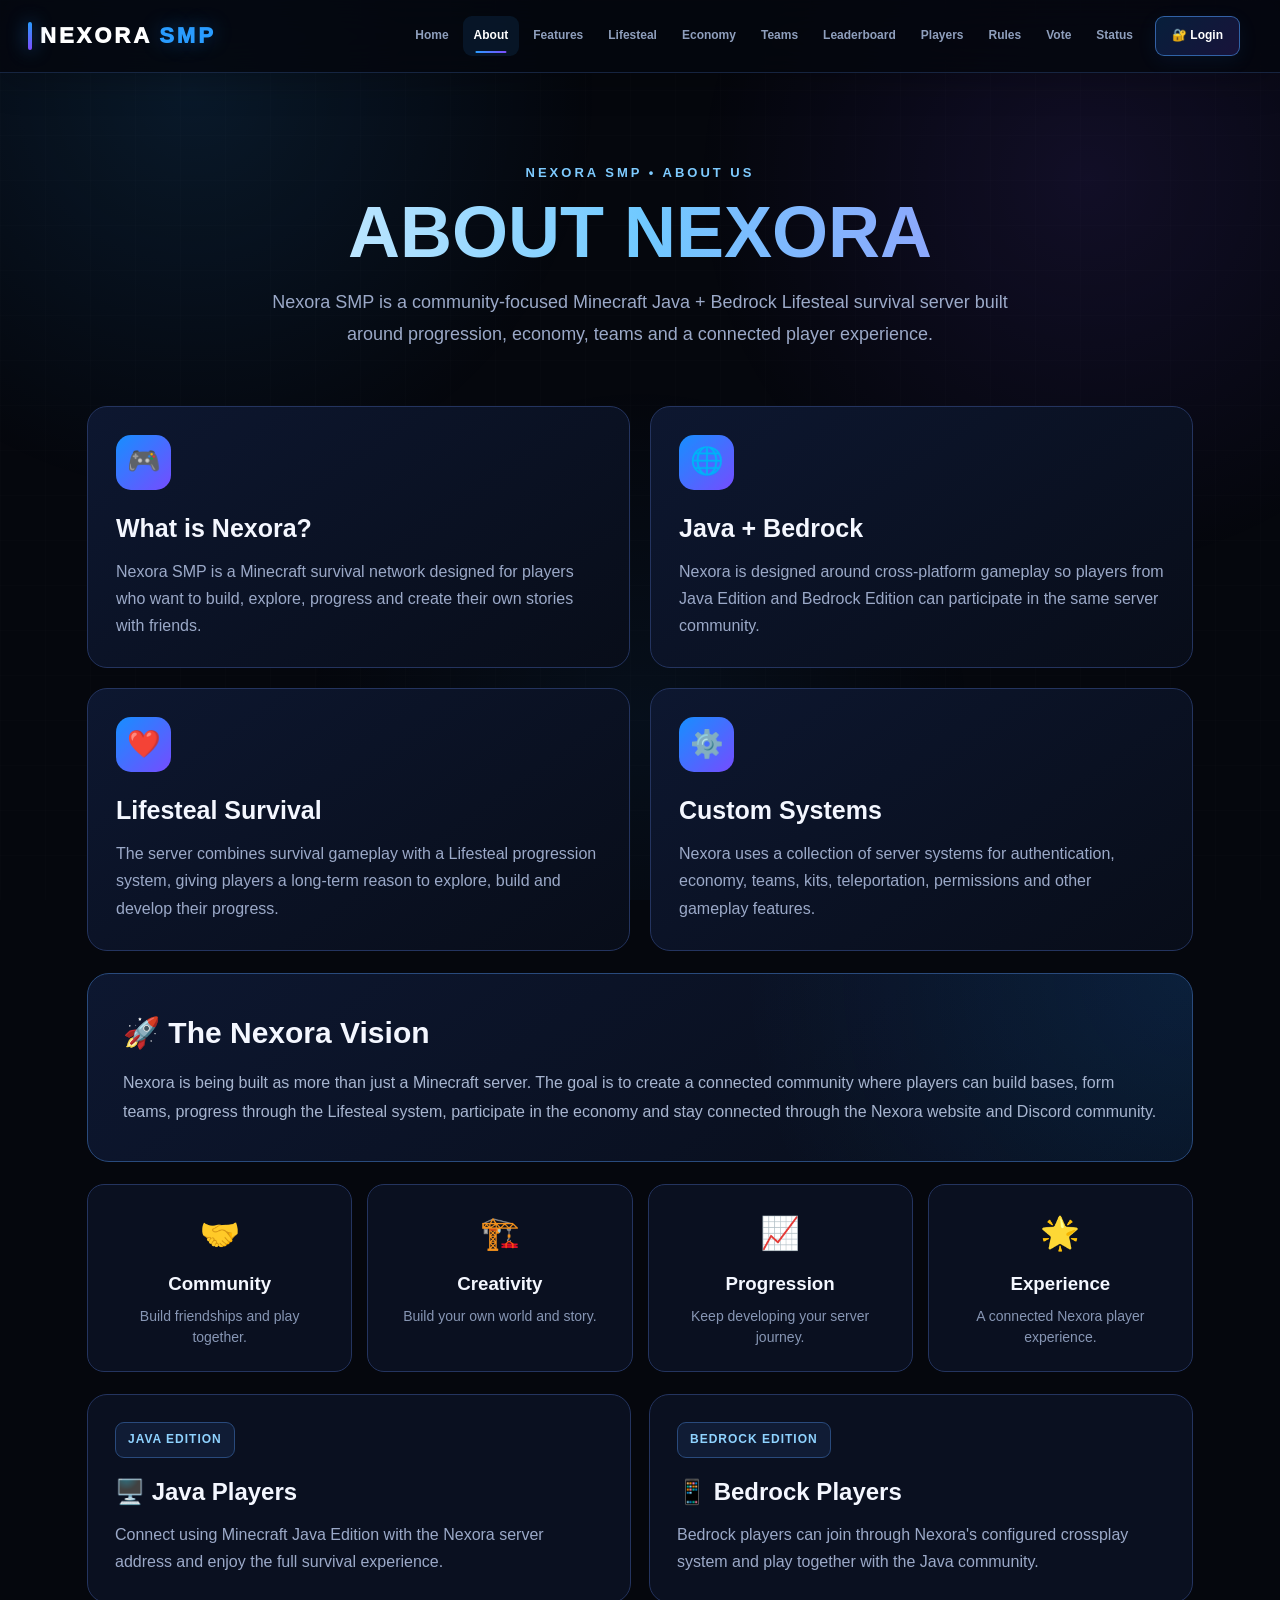
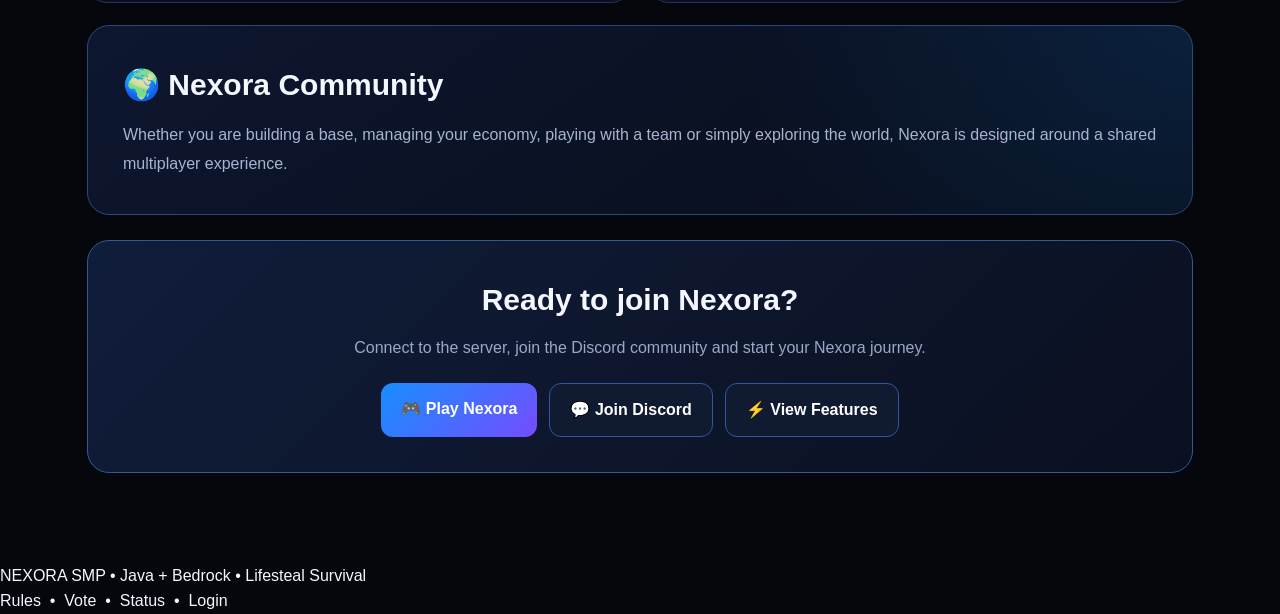
<file: about.html>
<!DOCTYPE html>
<html lang="en">
<head>
    <meta charset="UTF-8">
    <meta name="viewport" content="width=device-width, initial-scale=1.0">

    <title>About Nexora SMP</title>

    <link rel="stylesheet" href="css/nexora.css">
    <link rel="stylesheet" href="css/navbar.css">

    <style>
        .about-page {
            max-width: 1150px;
            margin: 0 auto;
            padding: 70px 22px 90px;
        }

        .about-hero {
            text-align: center;
            padding: 20px 0 55px;
        }

        .about-eyebrow {
            color: #7ecbff;
            font-size: 13px;
            font-weight: 900;
            letter-spacing: 3px;
            text-transform: uppercase;
        }

        .about-hero h1 {
            margin: 12px 0 18px;
            font-size: clamp(42px, 7vw, 72px);
            line-height: 1;
            background: linear-gradient(90deg, #ffffff, #70c9ff, #a78bfa);
            -webkit-background-clip: text;
            -webkit-text-fill-color: transparent;
        }

        .about-hero p {
            max-width: 760px;
            margin: 0 auto;
            color: #9ba9c8;
            font-size: 18px;
            line-height: 1.8;
        }

        .about-grid {
            display: grid;
            grid-template-columns: repeat(2, 1fr);
            gap: 20px;
        }

        .about-card {
            background: linear-gradient(145deg, #0d1730, #080d19);
            border: 1px solid #24345f;
            border-radius: 20px;
            padding: 28px;
            transition: .25s ease;
        }

        .about-card:hover {
            transform: translateY(-5px);
            border-color: #3c78c4;
            box-shadow: 0 18px 45px #0007;
        }

        .about-icon {
            width: 55px;
            height: 55px;
            display: grid;
            place-items: center;
            border-radius: 15px;
            background: linear-gradient(135deg, #168fff, #754cff);
            font-size: 27px;
            margin-bottom: 18px;
        }

        .about-card h2 {
            margin: 0 0 10px;
            font-size: 25px;
        }

        .about-card p {
            margin: 0;
            color: #9ba9c8;
            line-height: 1.7;
        }

        .vision {
            margin-top: 22px;
            padding: 35px;
            border-radius: 22px;
            border: 1px solid #294a7c;
            background:
                radial-gradient(circle at top right, #168fff22, transparent 40%),
                linear-gradient(145deg, #0d1730, #080d19);
        }

        .vision h2 {
            margin: 0 0 12px;
            font-size: 30px;
        }

        .vision p {
            color: #a7b5d0;
            line-height: 1.8;
            margin: 0;
        }

        .values {
            margin-top: 22px;
            display: grid;
            grid-template-columns: repeat(4, 1fr);
            gap: 15px;
        }

        .value-card {
            padding: 23px;
            border-radius: 17px;
            border: 1px solid #24345f;
            background: #0a1020;
            text-align: center;
        }

        .value-card .emoji {
            font-size: 32px;
            margin-bottom: 10px;
        }

        .value-card h3 {
            margin: 0 0 7px;
        }

        .value-card p {
            margin: 0;
            color: #8796b4;
            font-size: 14px;
            line-height: 1.5;
        }

        .platform-section {
            margin-top: 22px;
            display: grid;
            grid-template-columns: 1fr 1fr;
            gap: 18px;
        }

        .platform-card {
            padding: 27px;
            border-radius: 20px;
            background: #0a1020;
            border: 1px solid #24345f;
        }

        .platform-card h2 {
            margin: 0 0 10px;
        }

        .platform-card p {
            color: #9ba9c8;
            line-height: 1.7;
            margin: 0;
        }

        .platform-badge {
            display: inline-block;
            margin-bottom: 15px;
            padding: 7px 12px;
            border-radius: 9px;
            background: #101c35;
            border: 1px solid #294a7c;
            color: #8fd3ff;
            font-size: 12px;
            font-weight: 900;
            letter-spacing: 1px;
        }

        .about-cta {
            margin-top: 25px;
            padding: 35px;
            text-align: center;
            border-radius: 22px;
            border: 1px solid #315b94;
            background:
                linear-gradient(135deg, #101d3a, #0b1020);
        }

        .about-cta h2 {
            margin: 0 0 10px;
            font-size: 30px;
        }

        .about-cta p {
            color: #9ba9c8;
            margin: 0 auto 22px;
            max-width: 650px;
            line-height: 1.7;
        }

        .about-buttons {
            display: flex;
            justify-content: center;
            gap: 12px;
            flex-wrap: wrap;
        }

        .about-btn {
            display: inline-block;
            padding: 13px 20px;
            border-radius: 12px;
            text-decoration: none;
            color: white;
            font-weight: 800;
            border: 1px solid #31589b;
            background: #101a31;
            transition: .2s ease;
        }

        .about-btn:hover {
            transform: translateY(-2px);
            border-color: #55b7ff;
        }

        .about-btn.primary {
            border: 0;
            background: linear-gradient(135deg, #168fff, #754cff);
        }

        @media (max-width: 850px) {
            .values {
                grid-template-columns: repeat(2, 1fr);
            }

            .about-grid,
            .platform-section {
                grid-template-columns: 1fr;
            }
        }

        @media (max-width: 600px) {
            .about-page {
                padding: 50px 15px 65px;
            }

            .about-hero {
                padding-bottom: 40px;
            }

            .about-hero p {
                font-size: 16px;
            }

            .about-card,
            .vision,
            .platform-card,
            .about-cta {
                padding: 22px;
            }

            .values {
                grid-template-columns: 1fr;
            }
        }
    </style>
</head>

<body>

<div id="app">

    <!-- ================= NAVBAR ================= -->

    <header class="navbar">

        <div class="nav-container">

            <a href="index.html" class="logo">
                NEXORA <span>SMP</span>
            </a>

            <button
                class="mobile-menu-btn"
                id="mobileMenuBtn"
                type="button"
                aria-label="Open menu"
            >
                ☰
            </button>

            <nav class="nav-links" id="navLinks">

                <a href="index.html">Home</a>

                <a href="about.html" class="active">
                    About
                </a>

                <a href="features.html">
                    Features
                </a>

                <a href="lifesteal.html">
                    Lifesteal
                </a>

                <a href="economy.html">
                    Economy
                </a>

                <a href="teams.html">
                    Teams
                </a>

                <a href="leaderboard.html">
                    Leaderboard
                </a>

                <a href="players.html">
                    Players
                </a>

                <a href="rules.html">
                    Rules
                </a>

                <a href="vote.html">
                    Vote
                </a>

                <a href="status.html">
                    Status
                </a>

                <a href="login.html" class="login-btn">
                    🔐 Login
                </a>

            </nav>

        </div>

    </header>


    <!-- ================= ABOUT PAGE ================= -->

    <main>

        <section class="about-page">

            <!-- HERO -->

            <div class="about-hero">

                <div class="about-eyebrow">
                    NEXORA SMP • ABOUT US
                </div>

                <h1>
                    ABOUT NEXORA
                </h1>

                <p>
                    Nexora SMP is a community-focused Minecraft
                    Java + Bedrock Lifesteal survival server built
                    around progression, economy, teams and a
                    connected player experience.
                </p>

            </div>


            <!-- MAIN ABOUT CARDS -->

            <section class="about-grid">

                <article class="about-card">

                    <div class="about-icon">
                        🎮
                    </div>

                    <h2>
                        What is Nexora?
                    </h2>

                    <p>
                        Nexora SMP is a Minecraft survival network
                        designed for players who want to build,
                        explore, progress and create their own
                        stories with friends.
                    </p>

                </article>


                <article class="about-card">

                    <div class="about-icon">
                        🌐
                    </div>

                    <h2>
                        Java + Bedrock
                    </h2>

                    <p>
                        Nexora is designed around cross-platform
                        gameplay so players from Java Edition and
                        Bedrock Edition can participate in the same
                        server community.
                    </p>

                </article>


                <article class="about-card">

                    <div class="about-icon">
                        ❤️
                    </div>

                    <h2>
                        Lifesteal Survival
                    </h2>

                    <p>
                        The server combines survival gameplay with
                        a Lifesteal progression system, giving players
                        a long-term reason to explore, build and
                        develop their progress.
                    </p>

                </article>


                <article class="about-card">

                    <div class="about-icon">
                        ⚙️
                    </div>

                    <h2>
                        Custom Systems
                    </h2>

                    <p>
                        Nexora uses a collection of server systems
                        for authentication, economy, teams, kits,
                        teleportation, permissions and other
                        gameplay features.
                    </p>

                </article>

            </section>


            <!-- VISION -->

            <section class="vision">

                <h2>
                    🚀 The Nexora Vision
                </h2>

                <p>
                    Nexora is being built as more than just a
                    Minecraft server. The goal is to create a
                    connected community where players can build
                    bases, form teams, progress through the
                    Lifesteal system, participate in the economy
                    and stay connected through the Nexora website
                    and Discord community.
                </p>

            </section>


            <!-- VALUES -->

            <section class="values">

                <article class="value-card">

                    <div class="emoji">
                        🤝
                    </div>

                    <h3>
                        Community
                    </h3>

                    <p>
                        Build friendships and play together.
                    </p>

                </article>


                <article class="value-card">

                    <div class="emoji">
                        🏗️
                    </div>

                    <h3>
                        Creativity
                    </h3>

                    <p>
                        Build your own world and story.
                    </p>

                </article>


                <article class="value-card">

                    <div class="emoji">
                        📈
                    </div>

                    <h3>
                        Progression
                    </h3>

                    <p>
                        Keep developing your server journey.
                    </p>

                </article>


                <article class="value-card">

                    <div class="emoji">
                        🌟
                    </div>

                    <h3>
                        Experience
                    </h3>

                    <p>
                        A connected Nexora player experience.
                    </p>

                </article>

            </section>


            <!-- PLATFORMS -->

            <section class="platform-section">

                <article class="platform-card">

                    <div class="platform-badge">
                        JAVA EDITION
                    </div>

                    <h2>
                        🖥️ Java Players
                    </h2>

                    <p>
                        Connect using Minecraft Java Edition
                        with the Nexora server address and enjoy
                        the full survival experience.
                    </p>

                </article>


                <article class="platform-card">

                    <div class="platform-badge">
                        BEDROCK EDITION
                    </div>

                    <h2>
                        📱 Bedrock Players
                    </h2>

                    <p>
                        Bedrock players can join through Nexora's
                        configured crossplay system and play
                        together with the Java community.
                    </p>

                </article>

            </section>


            <!-- SERVER INFORMATION -->

            <section class="vision">

                <h2>
                    🌍 Nexora Community
                </h2>

                <p>
                    Whether you are building a base, managing your
                    economy, playing with a team or simply exploring
                    the world, Nexora is designed around a shared
                    multiplayer experience.
                </p>

            </section>


            <!-- CTA -->

            <section class="about-cta">

                <h2>
                    Ready to join Nexora?
                </h2>

                <p>
                    Connect to the server, join the Discord community
                    and start your Nexora journey.
                </p>

                <div class="about-buttons">

                    <a
                        href="index.html"
                        class="about-btn primary"
                    >
                        🎮 Play Nexora
                    </a>

                    <a
                        href="https://discord.gg/vSGXupYJG"
                        target="_blank"
                        rel="noopener noreferrer"
                        class="about-btn"
                    >
                        💬 Join Discord
                    </a>

                    <a
                        href="features.html"
                        class="about-btn"
                    >
                        ⚡ View Features
                    </a>

                </div>

            </section>

        </section>

    </main>


    <!-- ================= FOOTER ================= -->

    <footer>

        <p>
            NEXORA SMP • Java + Bedrock • Lifesteal Survival
        </p>

        <p>
            <a href="rules.html">Rules</a>
            &nbsp;•&nbsp;
            <a href="vote.html">Vote</a>
            &nbsp;•&nbsp;
            <a href="status.html">Status</a>
            &nbsp;•&nbsp;
            <a href="login.html">Login</a>
        </p>

    </footer>

</div>


<!-- ================= MOBILE NAV ================= -->

<script>

const mobileMenuBtn =
    document.getElementById("mobileMenuBtn");

const navLinks =
    document.getElementById("navLinks");

if (mobileMenuBtn && navLinks) {

    mobileMenuBtn.addEventListener("click", () => {

        navLinks.classList.toggle("active");

    });

    navLinks.querySelectorAll("a").forEach(link => {

        link.addEventListener("click", () => {

            navLinks.classList.remove("active");

        });

    });

}

</script>

</body>
</html>
</file>
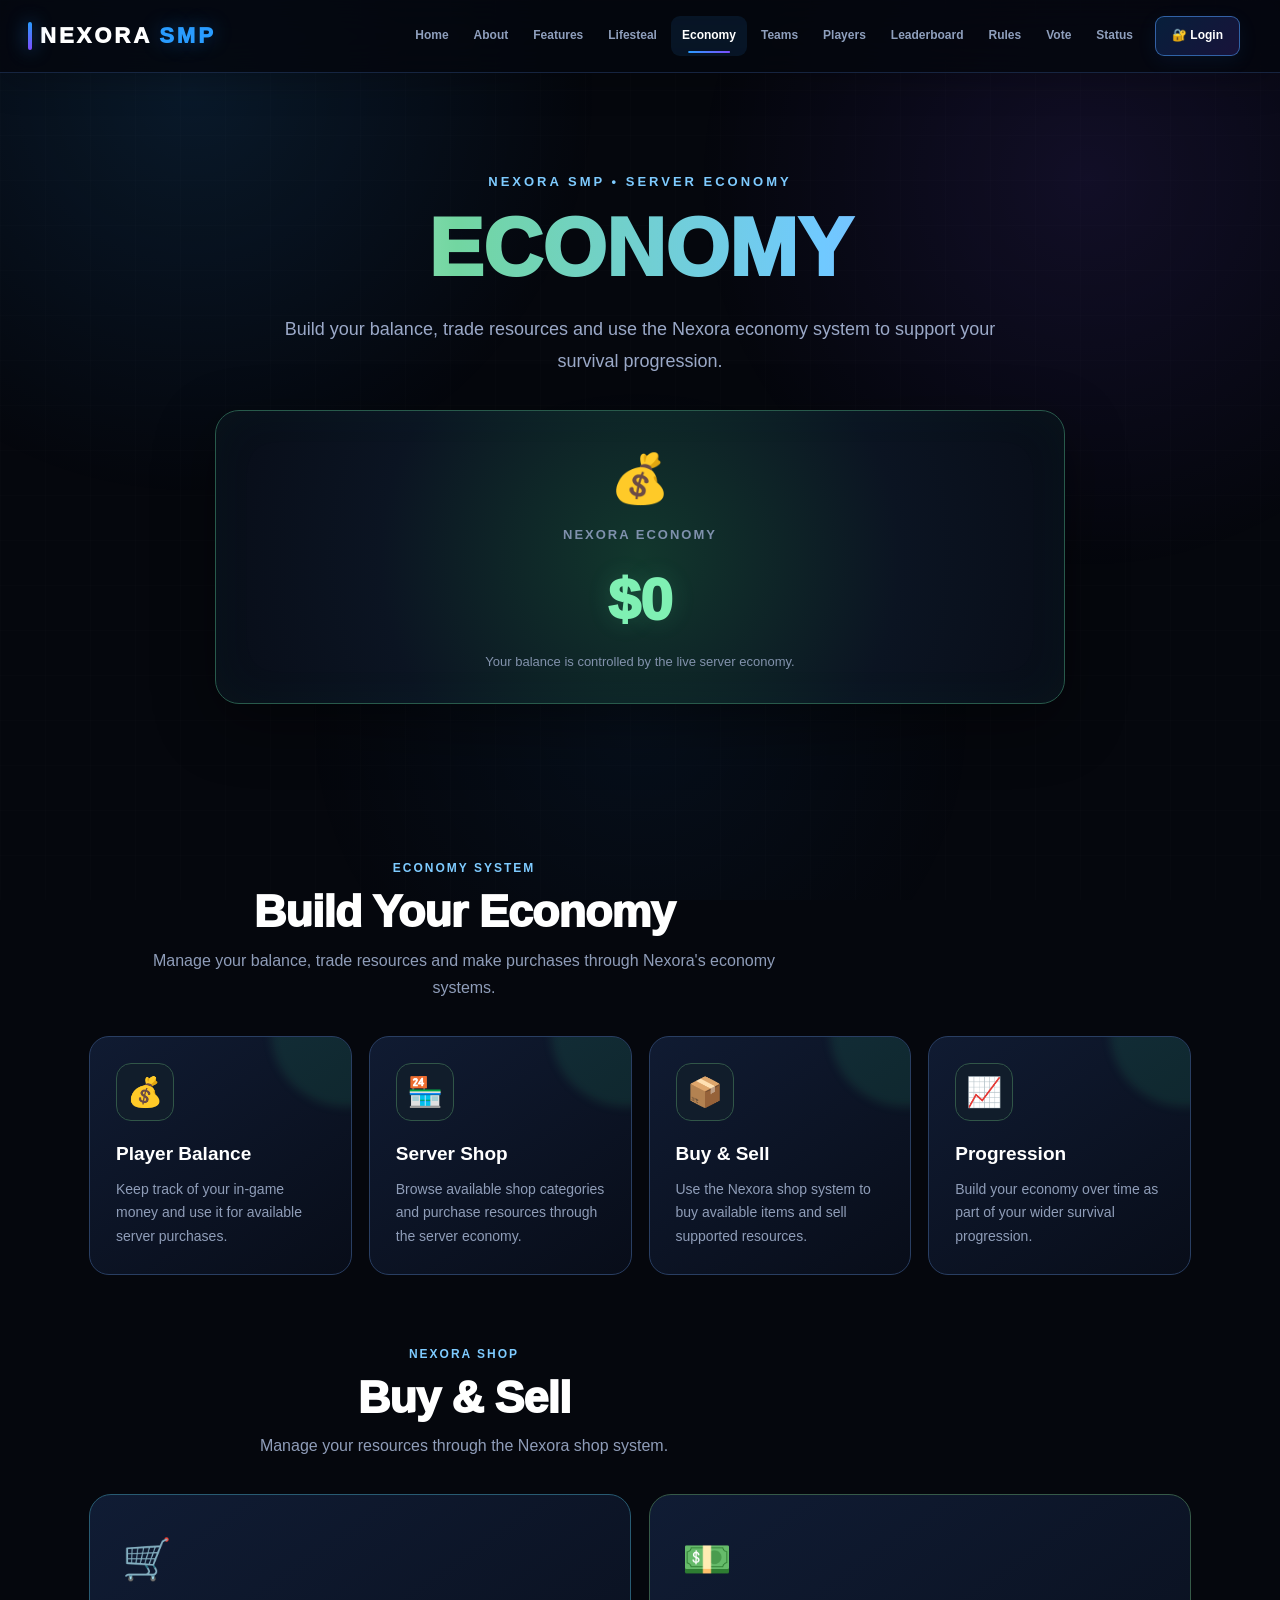
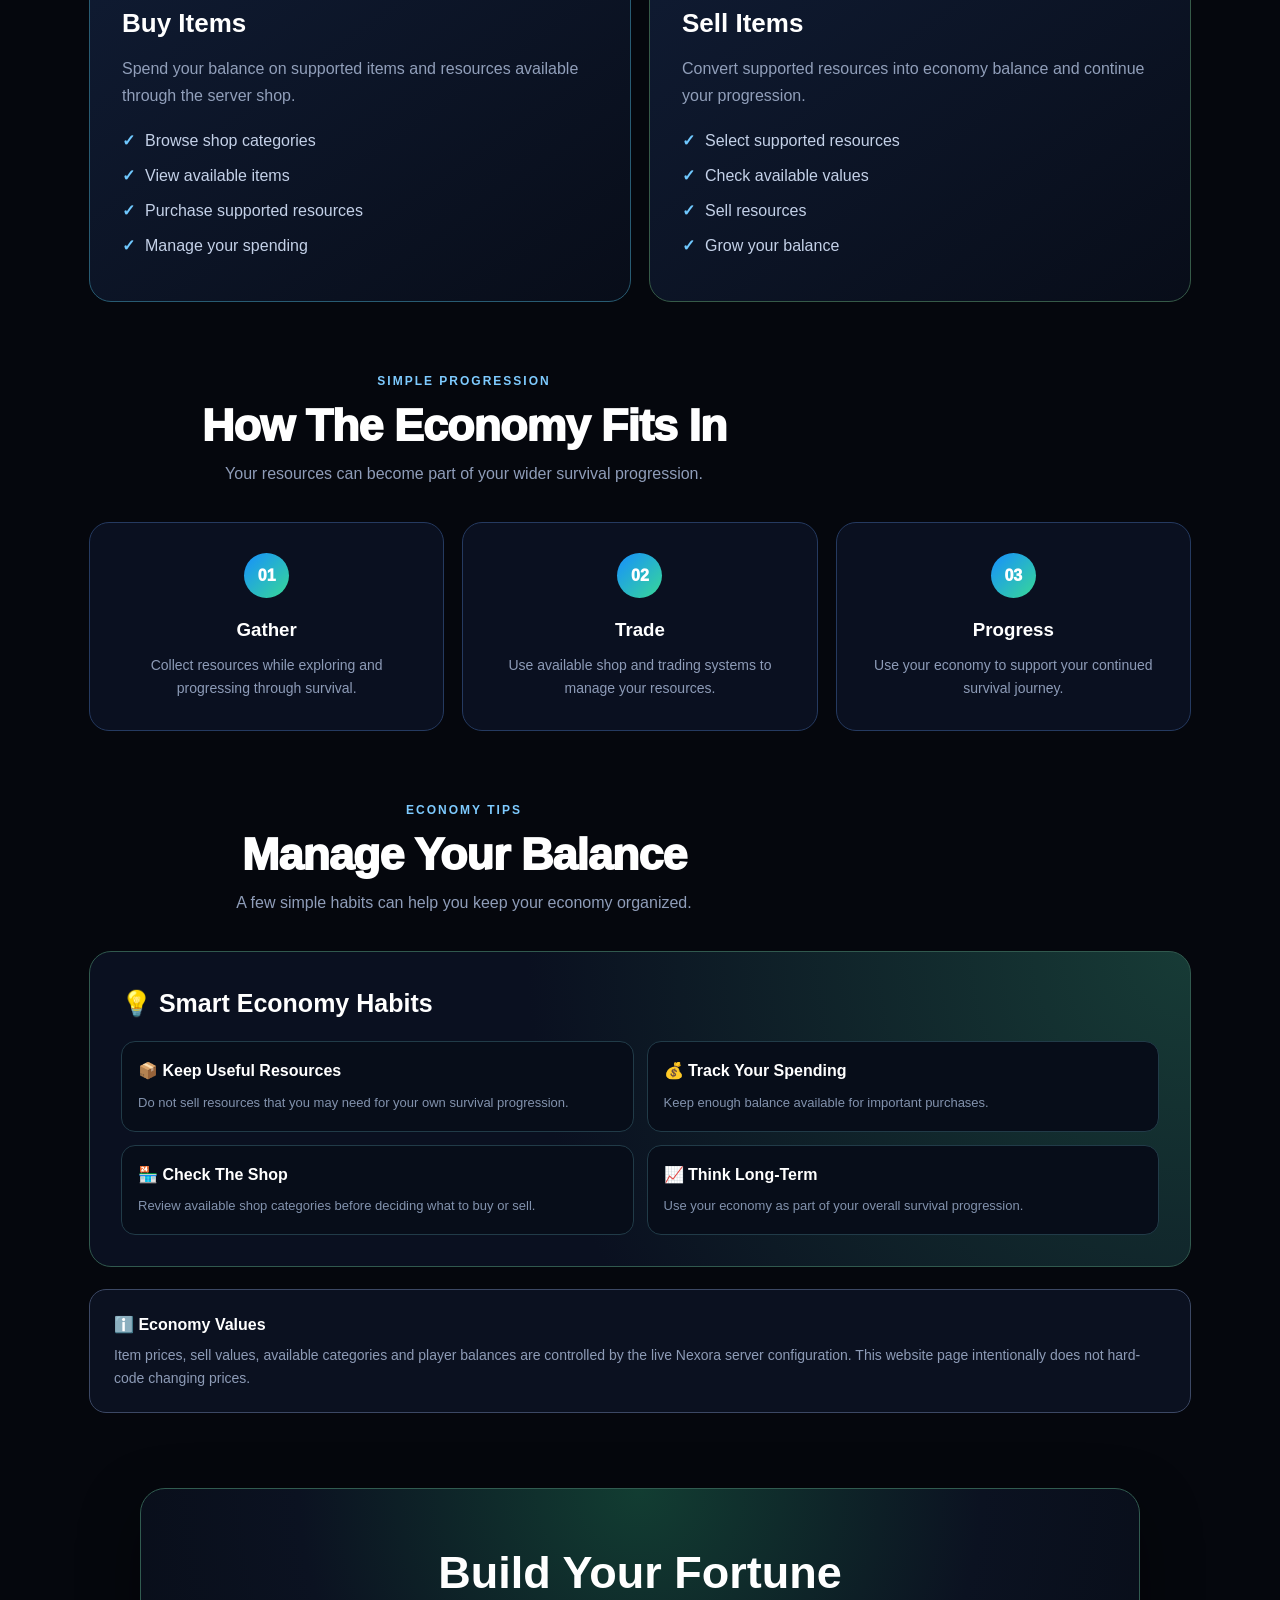
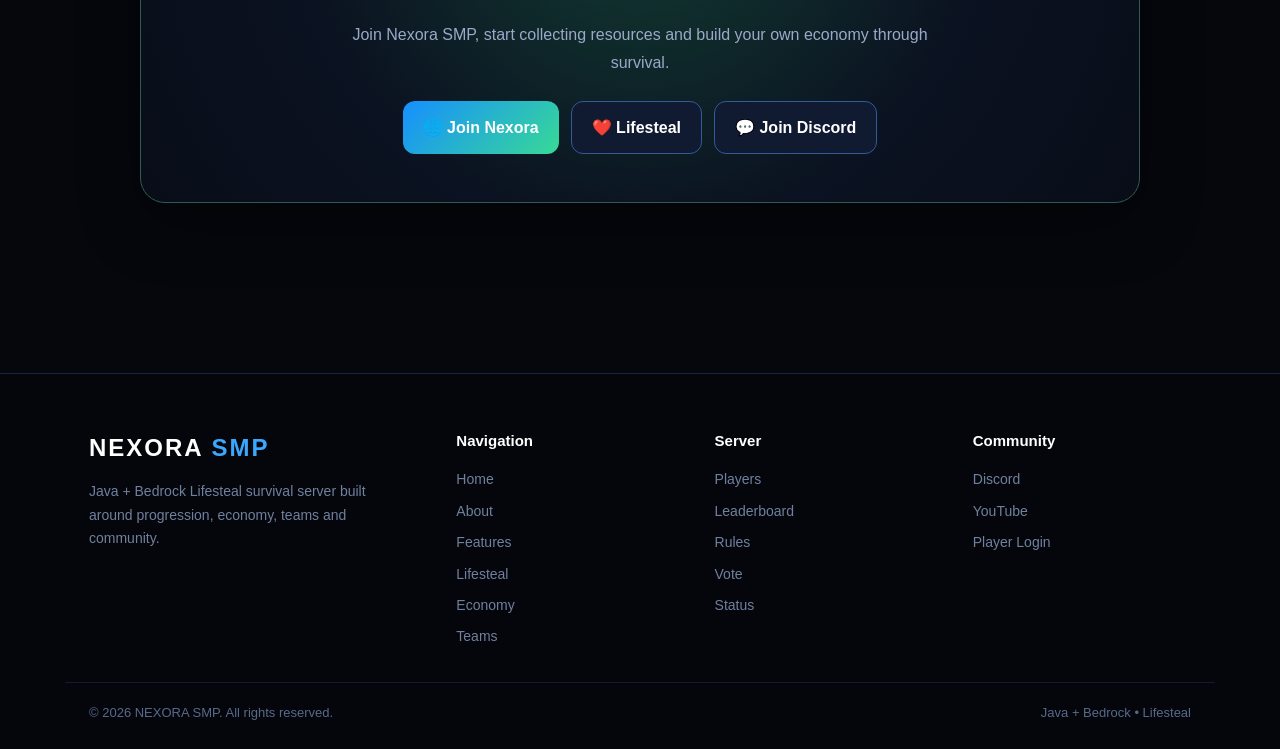
<file: economy.html>
<!DOCTYPE html>
<html lang="en">
<head>
    <meta charset="UTF-8">
    <meta name="viewport" content="width=device-width, initial-scale=1.0">

    <title>Economy | NEXORA SMP</title>

    <link rel="stylesheet" href="css/nexora.css">
    <link rel="stylesheet" href="css/navbar.css">

    <style>
        /* =========================
           ECONOMY PAGE
        ========================== */

        .economy-page {
            min-height: 100vh;
        }

        /* =========================
           HERO
        ========================== */

        .economy-hero {
            max-width: 1150px;
            margin: auto;
            padding: 95px 24px 65px;
            text-align: center;
        }

        .economy-eyebrow {
            display: inline-block;
            color: #7ecbff;
            font-size: 13px;
            font-weight: 900;
            letter-spacing: 3px;
            text-transform: uppercase;
            margin-bottom: 12px;
        }

        .economy-hero h1 {
            margin: 0;
            font-size: clamp(46px, 8vw, 82px);
            line-height: 1.05;
            font-weight: 950;

            background: linear-gradient(
                90deg,
                #ffffff,
                #72d6a1,
                #70c9ff,
                #a78bfa
            );

            -webkit-background-clip: text;
            -webkit-text-fill-color: transparent;
            background-clip: text;
        }

        .economy-hero p {
            max-width: 720px;
            margin: 22px auto 0;
            color: #9ba9c8;
            font-size: 18px;
            line-height: 1.8;
        }

        /* =========================
           BALANCE DISPLAY
        ========================== */

        .balance-display {
            max-width: 850px;
            margin: 32px auto 0;

            padding: 30px;

            background:
                radial-gradient(
                    circle at center,
                    #12372d,
                    #0b1422 58%,
                    #080d18
                );

            border: 1px solid #285a4b;
            border-radius: 24px;

            box-shadow:
                0 20px 60px rgba(0, 0, 0, 0.4),
                inset 0 0 50px rgba(50, 220, 140, 0.04);
        }

        .balance-icon {
            font-size: 48px;
            margin-bottom: 8px;
        }

        .balance-label {
            color: #7f91ad;
            font-size: 13px;
            letter-spacing: 2px;
            text-transform: uppercase;
            font-weight: 800;
        }

        .balance-value {
            margin-top: 8px;

            color: #7ff0b3;
            font-size: clamp(34px, 7vw, 58px);
            font-weight: 950;

            text-shadow: 0 0 25px rgba(90, 240, 160, 0.16);
        }

        .balance-note {
            display: block;
            margin-top: 5px;
            color: #8292ac;
            font-size: 13px;
        }

        /* =========================
           CONTAINER
        ========================== */

        .economy-container {
            max-width: 1150px;
            margin: auto;
            padding: 20px 24px 80px;
        }

        .section-heading {
            text-align: center;
            margin: 70px 0 35px;
        }

        .section-heading .small {
            color: #7ecbff;
            font-size: 12px;
            font-weight: 900;
            letter-spacing: 2px;
            text-transform: uppercase;
        }

        .section-heading h2 {
            margin: 9px 0 10px;
            color: #ffffff;
            font-size: clamp(30px, 5vw, 45px);
        }

        .section-heading p {
            max-width: 680px;
            margin: auto;
            color: #8f9db9;
            line-height: 1.7;
        }

        /* =========================
           ECONOMY FEATURES
        ========================== */

        .economy-grid {
            display: grid;
            grid-template-columns: repeat(4, 1fr);
            gap: 17px;
        }

        .economy-card {
            position: relative;
            overflow: hidden;

            padding: 26px;
            min-height: 215px;

            background:
                linear-gradient(
                    145deg,
                    #101b32,
                    #080d19
                );

            border: 1px solid #293e62;
            border-radius: 20px;

            transition:
                transform .25s ease,
                border-color .25s ease,
                box-shadow .25s ease;
        }

        .economy-card::before {
            content: "";

            position: absolute;

            width: 150px;
            height: 150px;

            top: -80px;
            right: -70px;

            border-radius: 50%;

            background: #38d9961c;
            filter: blur(5px);
        }

        .economy-card:hover {
            transform: translateY(-6px);
            border-color: #398b72;
            box-shadow: 0 18px 45px rgba(0, 0, 0, .4);
        }

        .economy-icon {
            position: relative;
            z-index: 1;

            width: 58px;
            height: 58px;

            display: grid;
            place-items: center;

            font-size: 29px;

            background: #111d2b;
            border: 1px solid #315648;
            border-radius: 15px;

            margin-bottom: 18px;
        }

        .economy-card h3 {
            position: relative;
            z-index: 1;

            margin: 0 0 9px;

            color: #ffffff;
            font-size: 19px;
        }

        .economy-card p {
            position: relative;
            z-index: 1;

            margin: 0;

            color: #8f9db8;
            line-height: 1.65;
            font-size: 14px;
        }

        /* =========================
           SHOP SYSTEM
        ========================== */

        .shop-grid {
            display: grid;
            grid-template-columns: 1fr 1fr;
            gap: 18px;
        }

        .shop-panel {
            padding: 32px;

            background:
                linear-gradient(
                    145deg,
                    #101c34,
                    #080d19
                );

            border: 1px solid #2b446d;
            border-radius: 22px;
        }

        .shop-panel.buy {
            border-color: #285b72;
        }

        .shop-panel.sell {
            border-color: #365a48;
        }

        .shop-icon {
            font-size: 40px;
            margin-bottom: 12px;
        }

        .shop-panel h3 {
            margin: 0 0 10px;

            color: #ffffff;
            font-size: 26px;
        }

        .shop-panel p {
            margin: 0 0 20px;

            color: #919fba;
            line-height: 1.7;
        }

        .shop-list {
            list-style: none;
            padding: 0;
            margin: 0;
        }

        .shop-list li {
            display: flex;
            gap: 10px;

            color: #c4d1e8;

            margin-bottom: 11px;
            line-height: 1.5;
        }

        .shop-list li span {
            color: #70c9ff;
            font-weight: 900;
        }

        /* =========================
           ECONOMY FLOW
        ========================== */

        .flow {
            display: grid;
            grid-template-columns: repeat(3, 1fr);
            gap: 18px;
        }

        .flow-card {
            position: relative;

            padding: 30px;

            background: #0a1020;
            border: 1px solid #253a60;
            border-radius: 20px;

            text-align: center;
        }

        .flow-number {
            width: 45px;
            height: 45px;

            display: grid;
            place-items: center;

            margin: 0 auto 17px;

            border-radius: 50%;

            background:
                linear-gradient(
                    135deg,
                    #168fff,
                    #38d996
                );

            color: #ffffff;
            font-weight: 950;
        }

        .flow-card h3 {
            margin: 0 0 9px;
            color: #ffffff;
        }

        .flow-card p {
            margin: 0;
            color: #8d9bb7;
            line-height: 1.65;
            font-size: 14px;
        }

        /* =========================
           ECONOMY TIPS
        ========================== */

        .tips-panel {
            padding: 31px;

            background:
                radial-gradient(
                    circle at top right,
                    #173b36,
                    #0a1020 58%
                );

            border: 1px solid #31594e;
            border-radius: 22px;
        }

        .tips-panel h3 {
            margin: 0 0 18px;

            color: #ffffff;
            font-size: 25px;
        }

        .tips-grid {
            display: grid;
            grid-template-columns: 1fr 1fr;
            gap: 13px;
        }

        .tip {
            padding: 16px;

            background: #070d19;
            border: 1px solid #213b48;
            border-radius: 14px;
        }

        .tip strong {
            display: block;

            color: #ffffff;
            margin-bottom: 5px;
        }

        .tip span {
            color: #8292ad;
            line-height: 1.5;
            font-size: 13px;
        }

        /* =========================
           NOTE
        ========================== */

        .economy-note {
            margin-top: 22px;

            padding: 22px 24px;

            border: 1px solid #3c4864;
            border-radius: 17px;

            background: #0b1120;
        }

        .economy-note strong {
            display: block;
            color: #ffffff;
            margin-bottom: 7px;
        }

        .economy-note p {
            margin: 0;
            color: #8d9bb6;
            line-height: 1.65;
            font-size: 14px;
        }

        /* =========================
           CTA
        ========================== */

        .economy-cta {
            max-width: 1000px;
            margin: 75px auto 0;

            padding: 48px 30px;

            text-align: center;

            background:
                radial-gradient(
                    circle at 50% 0,
                    #123d32,
                    #0b1221 58%,
                    #080d18
                );

            border: 1px solid #315b50;
            border-radius: 25px;

            box-shadow: 0 20px 60px rgba(0,0,0,.4);
        }

        .economy-cta h2 {
            margin: 0 0 12px;

            color: #ffffff;
            font-size: clamp(30px, 5vw, 45px);
        }

        .economy-cta p {
            max-width: 620px;

            margin: 0 auto 25px;

            color: #9ba9c8;
            line-height: 1.7;
        }

        .cta-buttons {
            display: flex;
            justify-content: center;
            flex-wrap: wrap;
            gap: 12px;
        }

        .cta-button {
            display: inline-flex;
            align-items: center;
            justify-content: center;

            padding: 13px 20px;

            border-radius: 12px;

            color: #ffffff;
            text-decoration: none;
            font-weight: 900;

            background: #101a31;
            border: 1px solid #315b99;

            transition: .2s ease;
        }

        .cta-button:hover {
            transform: translateY(-2px);
            border-color: #6798d2;
        }

        .cta-button.primary {
            border: 0;

            background:
                linear-gradient(
                    135deg,
                    #168fff,
                    #38d996
                );
        }

        /* =========================
           FOOTER
        ========================== */

        .site-footer {
            margin-top: 90px;

            background: #04060c;
            border-top: 1px solid #182541;
        }

        .footer-container {
            max-width: 1150px;
            margin: auto;

            padding: 55px 24px 25px;

            display: grid;
            grid-template-columns: 1.5fr 1fr 1fr 1fr;

            gap: 40px;
        }

        .footer-brand h2 {
            margin: 0 0 12px;

            color: #ffffff;
            font-size: 24px;
            letter-spacing: 2px;
        }

        .footer-brand h2 span {
            color: #39a8ff;
        }

        .footer-brand p {
            max-width: 310px;

            color: #71809d;
            line-height: 1.7;
            font-size: 14px;
        }

        .footer-column h3 {
            margin: 0 0 15px;

            color: #ffffff;
            font-size: 15px;
        }

        .footer-column a {
            display: block;

            margin-bottom: 9px;

            color: #71809d;
            text-decoration: none;

            font-size: 14px;

            transition: .2s ease;
        }

        .footer-column a:hover {
            color: #70c9ff;
            transform: translateX(3px);
        }

        .footer-bottom {
            max-width: 1150px;
            margin: auto;

            padding: 20px 24px 25px;

            border-top: 1px solid #121d33;

            display: flex;
            justify-content: space-between;
            align-items: center;

            gap: 15px;

            color: #596a89;
            font-size: 13px;
        }

        /* =========================
           RESPONSIVE
        ========================== */

        @media (max-width: 950px) {

            .economy-grid {
                grid-template-columns: repeat(2, 1fr);
            }

            .footer-container {
                grid-template-columns: 1fr 1fr;
            }

        }

        @media (max-width: 750px) {

            .shop-grid {
                grid-template-columns: 1fr;
            }

            .flow {
                grid-template-columns: 1fr;
            }

        }

        @media (max-width: 600px) {

            .economy-hero {
                padding-top: 65px;
            }

            .economy-hero p {
                font-size: 16px;
            }

            .economy-grid {
                grid-template-columns: 1fr;
            }

            .economy-container {
                padding-left: 15px;
                padding-right: 15px;
            }

            .economy-hero {
                padding-left: 15px;
                padding-right: 15px;
            }

            .shop-panel {
                padding: 24px;
            }

            .tips-panel {
                padding: 24px;
            }

            .tips-grid {
                grid-template-columns: 1fr;
            }

            .economy-cta {
                padding: 35px 22px;
            }

            .footer-container {
                grid-template-columns: 1fr;
                gap: 28px;
            }

            .footer-bottom {
                flex-direction: column;
                text-align: center;
            }

        }
    </style>
</head>

<body>

<div class="economy-page">

    <!-- =========================
         NAVBAR
    ========================== -->

    <header class="navbar">

        <div class="nav-container">

            <a href="index.html" class="logo">
                NEXORA <span>SMP</span>
            </a>

            <button
                class="mobile-menu-btn"
                type="button"
                aria-label="Open navigation"
                onclick="toggleMenu()">
                ☰
            </button>

            <nav class="nav-links" id="mainNav">

                <a href="index.html">Home</a>

                <a href="about.html">About</a>

                <a href="features.html">Features</a>

                <a href="lifesteal.html">Lifesteal</a>

                <a href="economy.html" class="active">
                    Economy
                </a>

                <a href="teams.html">
                    Teams
                </a>

                <a href="players.html">
                    Players
                </a>

                <a href="leaderboard.html">
                    Leaderboard
                </a>

                <a href="rules.html">
                    Rules
                </a>

                <a href="vote.html">
                    Vote
                </a>

                <a href="status.html">
                    Status
                </a>

                <a href="login.html" class="login-btn">
                    🔐 Login
                </a>

            </nav>

        </div>

    </header>


    <!-- =========================
         MAIN
    ========================== -->

    <main>

        <!-- HERO -->

        <section class="economy-hero">

            <div class="economy-eyebrow">
                NEXORA SMP • SERVER ECONOMY
            </div>

            <h1>ECONOMY</h1>

            <p>
                Build your balance, trade resources and use the
                Nexora economy system to support your survival
                progression.
            </p>


            <div class="balance-display">

                <div class="balance-icon">
                    💰
                </div>

                <div class="balance-label">
                    NEXORA ECONOMY
                </div>

                <div class="balance-value">
                    $0
                </div>

                <span class="balance-note">
                    Your balance is controlled by the live server economy.
                </span>

            </div>

        </section>


        <section class="economy-container">


            <!-- =========================
                 CORE FEATURES
            ========================== -->

            <div class="section-heading">

                <div class="small">
                    ECONOMY SYSTEM
                </div>

                <h2>Build Your Economy</h2>

                <p>
                    Manage your balance, trade resources and make
                    purchases through Nexora's economy systems.
                </p>

            </div>


            <div class="economy-grid">

                <div class="economy-card">

                    <div class="economy-icon">
                        💰
                    </div>

                    <h3>Player Balance</h3>

                    <p>
                        Keep track of your in-game money and use it
                        for available server purchases.
                    </p>

                </div>


                <div class="economy-card">

                    <div class="economy-icon">
                        🏪
                    </div>

                    <h3>Server Shop</h3>

                    <p>
                        Browse available shop categories and purchase
                        resources through the server economy.
                    </p>

                </div>


                <div class="economy-card">

                    <div class="economy-icon">
                        📦
                    </div>

                    <h3>Buy & Sell</h3>

                    <p>
                        Use the Nexora shop system to buy available
                        items and sell supported resources.
                    </p>

                </div>


                <div class="economy-card">

                    <div class="economy-icon">
                        📈
                    </div>

                    <h3>Progression</h3>

                    <p>
                        Build your economy over time as part of your
                        wider survival progression.
                    </p>

                </div>

            </div>


            <!-- =========================
                 SHOP
            ========================== -->

            <div class="section-heading">

                <div class="small">
                    NEXORA SHOP
                </div>

                <h2>Buy & Sell</h2>

                <p>
                    Manage your resources through the Nexora shop
                    system.
                </p>

            </div>


            <div class="shop-grid">

                <div class="shop-panel buy">

                    <div class="shop-icon">
                        🛒
                    </div>

                    <h3>Buy Items</h3>

                    <p>
                        Spend your balance on supported items and
                        resources available through the server shop.
                    </p>

                    <ul class="shop-list">

                        <li>
                            <span>✓</span>
                            Browse shop categories
                        </li>

                        <li>
                            <span>✓</span>
                            View available items
                        </li>

                        <li>
                            <span>✓</span>
                            Purchase supported resources
                        </li>

                        <li>
                            <span>✓</span>
                            Manage your spending
                        </li>

                    </ul>

                </div>


                <div class="shop-panel sell">

                    <div class="shop-icon">
                        💵
                    </div>

                    <h3>Sell Items</h3>

                    <p>
                        Convert supported resources into economy
                        balance and continue your progression.
                    </p>

                    <ul class="shop-list">

                        <li>
                            <span>✓</span>
                            Select supported resources
                        </li>

                        <li>
                            <span>✓</span>
                            Check available values
                        </li>

                        <li>
                            <span>✓</span>
                            Sell resources
                        </li>

                        <li>
                            <span>✓</span>
                            Grow your balance
                        </li>

                    </ul>

                </div>

            </div>


            <!-- =========================
                 ECONOMY FLOW
            ========================== -->

            <div class="section-heading">

                <div class="small">
                    SIMPLE PROGRESSION
                </div>

                <h2>How The Economy Fits In</h2>

                <p>
                    Your resources can become part of your wider
                    survival progression.
                </p>

            </div>


            <div class="flow">

                <div class="flow-card">

                    <div class="flow-number">
                        01
                    </div>

                    <h3>Gather</h3>

                    <p>
                        Collect resources while exploring and
                        progressing through survival.
                    </p>

                </div>


                <div class="flow-card">

                    <div class="flow-number">
                        02
                    </div>

                    <h3>Trade</h3>

                    <p>
                        Use available shop and trading systems
                        to manage your resources.
                    </p>

                </div>


                <div class="flow-card">

                    <div class="flow-number">
                        03
                    </div>

                    <h3>Progress</h3>

                    <p>
                        Use your economy to support your continued
                        survival journey.
                    </p>

                </div>

            </div>


            <!-- =========================
                 TIPS
            ========================== -->

            <div class="section-heading">

                <div class="small">
                    ECONOMY TIPS
                </div>

                <h2>Manage Your Balance</h2>

                <p>
                    A few simple habits can help you keep your
                    economy organized.
                </p>

            </div>


            <div class="tips-panel">

                <h3>💡 Smart Economy Habits</h3>

                <div class="tips-grid">

                    <div class="tip">

                        <strong>
                            📦 Keep Useful Resources
                        </strong>

                        <span>
                            Do not sell resources that you may need
                            for your own survival progression.
                        </span>

                    </div>


                    <div class="tip">

                        <strong>
                            💰 Track Your Spending
                        </strong>

                        <span>
                            Keep enough balance available for
                            important purchases.
                        </span>

                    </div>


                    <div class="tip">

                        <strong>
                            🏪 Check The Shop
                        </strong>

                        <span>
                            Review available shop categories before
                            deciding what to buy or sell.
                        </span>

                    </div>


                    <div class="tip">

                        <strong>
                            📈 Think Long-Term
                        </strong>

                        <span>
                            Use your economy as part of your overall
                            survival progression.
                        </span>

                    </div>

                </div>

            </div>


            <!-- =========================
                 NOTE
            ========================== -->

            <div class="economy-note">

                <strong>
                    ℹ️ Economy Values
                </strong>

                <p>
                    Item prices, sell values, available categories
                    and player balances are controlled by the live
                    Nexora server configuration. This website page
                    intentionally does not hard-code changing prices.
                </p>

            </div>


            <!-- =========================
                 CTA
            ========================== -->

            <section class="economy-cta">

                <h2>
                    Build Your Fortune
                </h2>

                <p>
                    Join Nexora SMP, start collecting resources and
                    build your own economy through survival.
                </p>

                <div class="cta-buttons">

                    <a
                        href="index.html"
                        class="cta-button primary">
                        🌐 Join Nexora
                    </a>

                    <a
                        href="lifesteal.html"
                        class="cta-button">
                        ❤️ Lifesteal
                    </a>

                    <a
                        href="https://discord.gg/vSGXupYJG"
                        target="_blank"
                        rel="noopener noreferrer"
                        class="cta-button">
                        💬 Join Discord
                    </a>

                </div>

            </section>

        </section>

    </main>


    <!-- =========================
         FOOTER
    ========================== -->

    <footer class="site-footer">

        <div class="footer-container">

            <div class="footer-brand">

                <h2>
                    NEXORA <span>SMP</span>
                </h2>

                <p>
                    Java + Bedrock Lifesteal survival server
                    built around progression, economy, teams
                    and community.
                </p>

            </div>


            <div class="footer-column">

                <h3>Navigation</h3>

                <a href="index.html">Home</a>
                <a href="about.html">About</a>
                <a href="features.html">Features</a>
                <a href="lifesteal.html">Lifesteal</a>
                <a href="economy.html">Economy</a>
                <a href="teams.html">Teams</a>

            </div>


            <div class="footer-column">

                <h3>Server</h3>

                <a href="players.html">
                    Players
                </a>

                <a href="leaderboard.html">
                    Leaderboard
                </a>

                <a href="rules.html">
                    Rules
                </a>

                <a href="vote.html">
                    Vote
                </a>

                <a href="status.html">
                    Status
                </a>

            </div>


            <div class="footer-column">

                <h3>Community</h3>

                <a
                    href="https://discord.gg/vSGXupYJG"
                    target="_blank"
                    rel="noopener noreferrer">
                    Discord
                </a>

                <a
                    href="https://youtube.com/"
                    target="_blank"
                    rel="noopener noreferrer">
                    YouTube
                </a>

                <a href="login.html">
                    Player Login
                </a>

            </div>

        </div>


        <div class="footer-bottom">

            <span>
                © 2026 NEXORA SMP. All rights reserved.
            </span>

            <span>
                Java + Bedrock • Lifesteal
            </span>

        </div>

    </footer>

</div>


<!-- =========================
     MOBILE NAVIGATION
========================== -->

<script>

function toggleMenu() {

    const nav = document.getElementById("mainNav");

    if (!nav) return;

    nav.classList.toggle("active");

}


document.querySelectorAll(".nav-links a").forEach(link => {

    link.addEventListener("click", () => {

        const nav = document.getElementById("mainNav");

        if (nav) {
            nav.classList.remove("active");
        }

    });

});

</script>

</body>
</html>
</file>
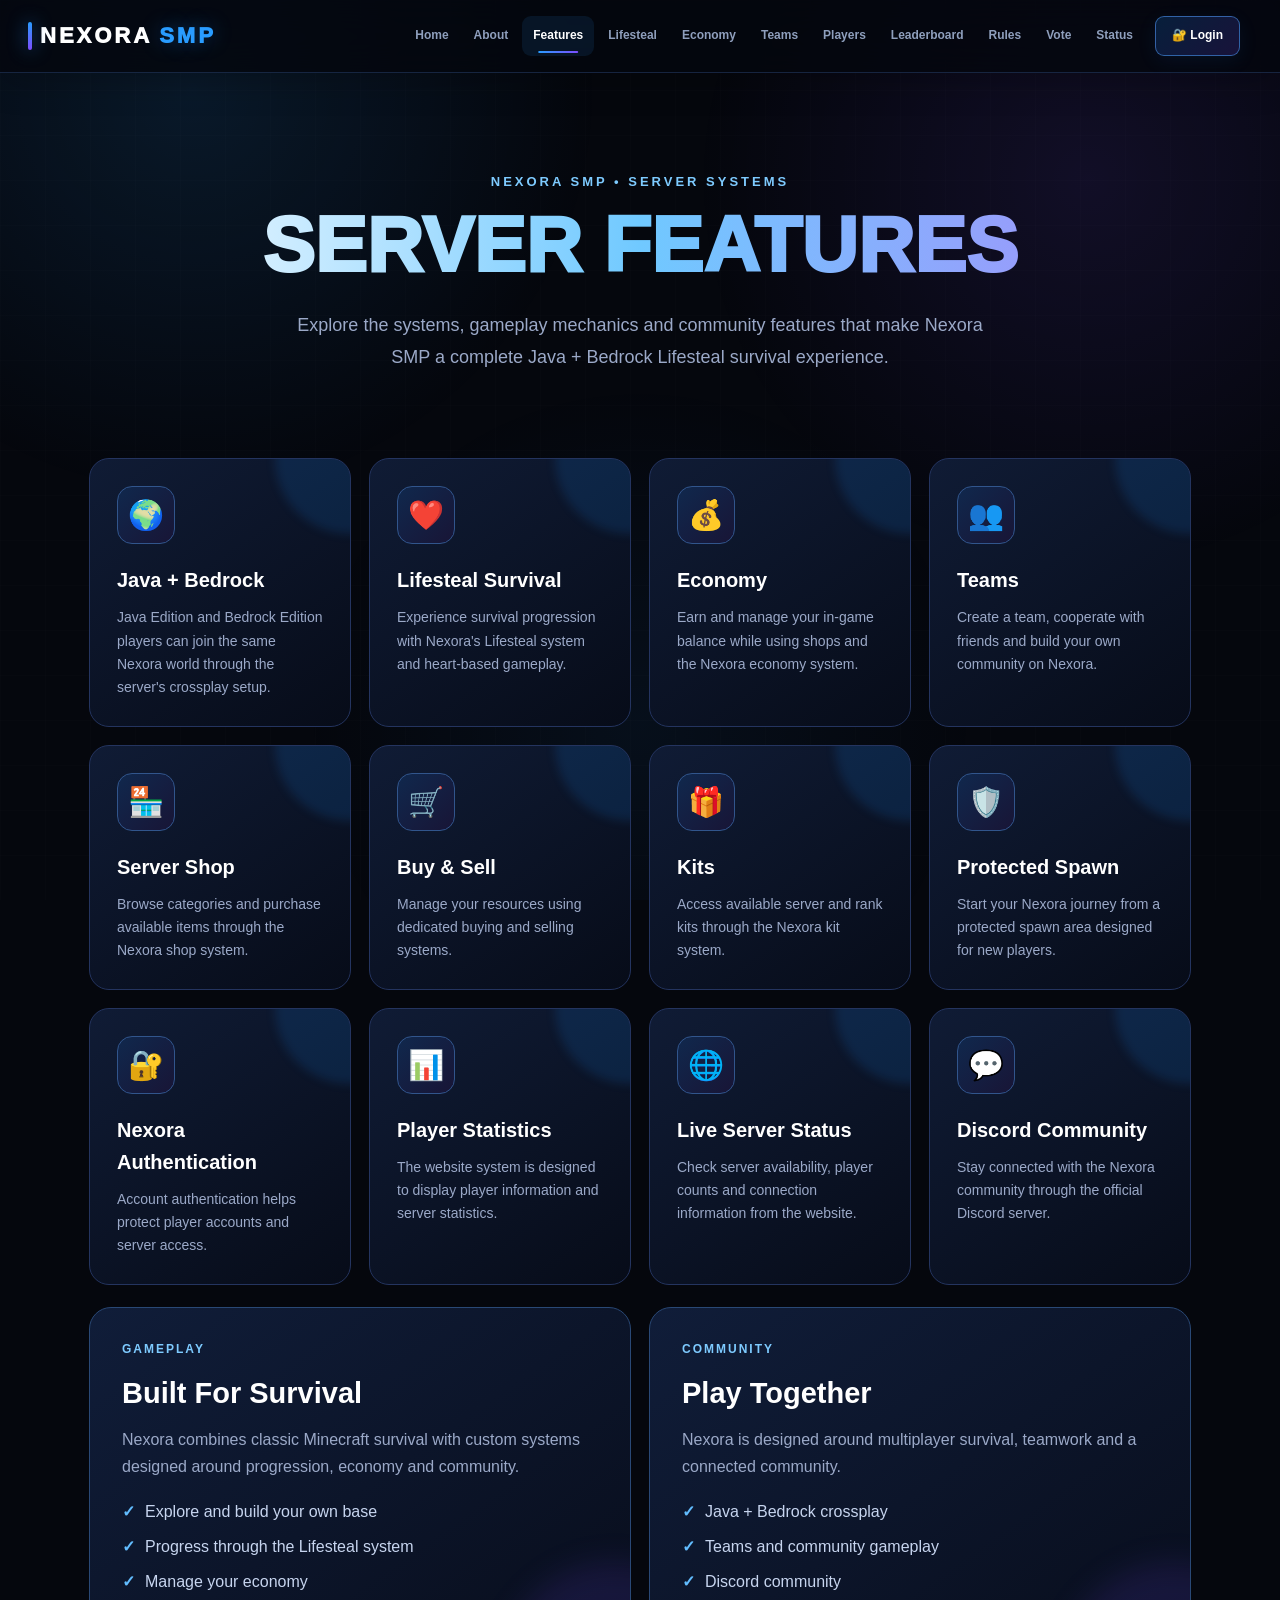
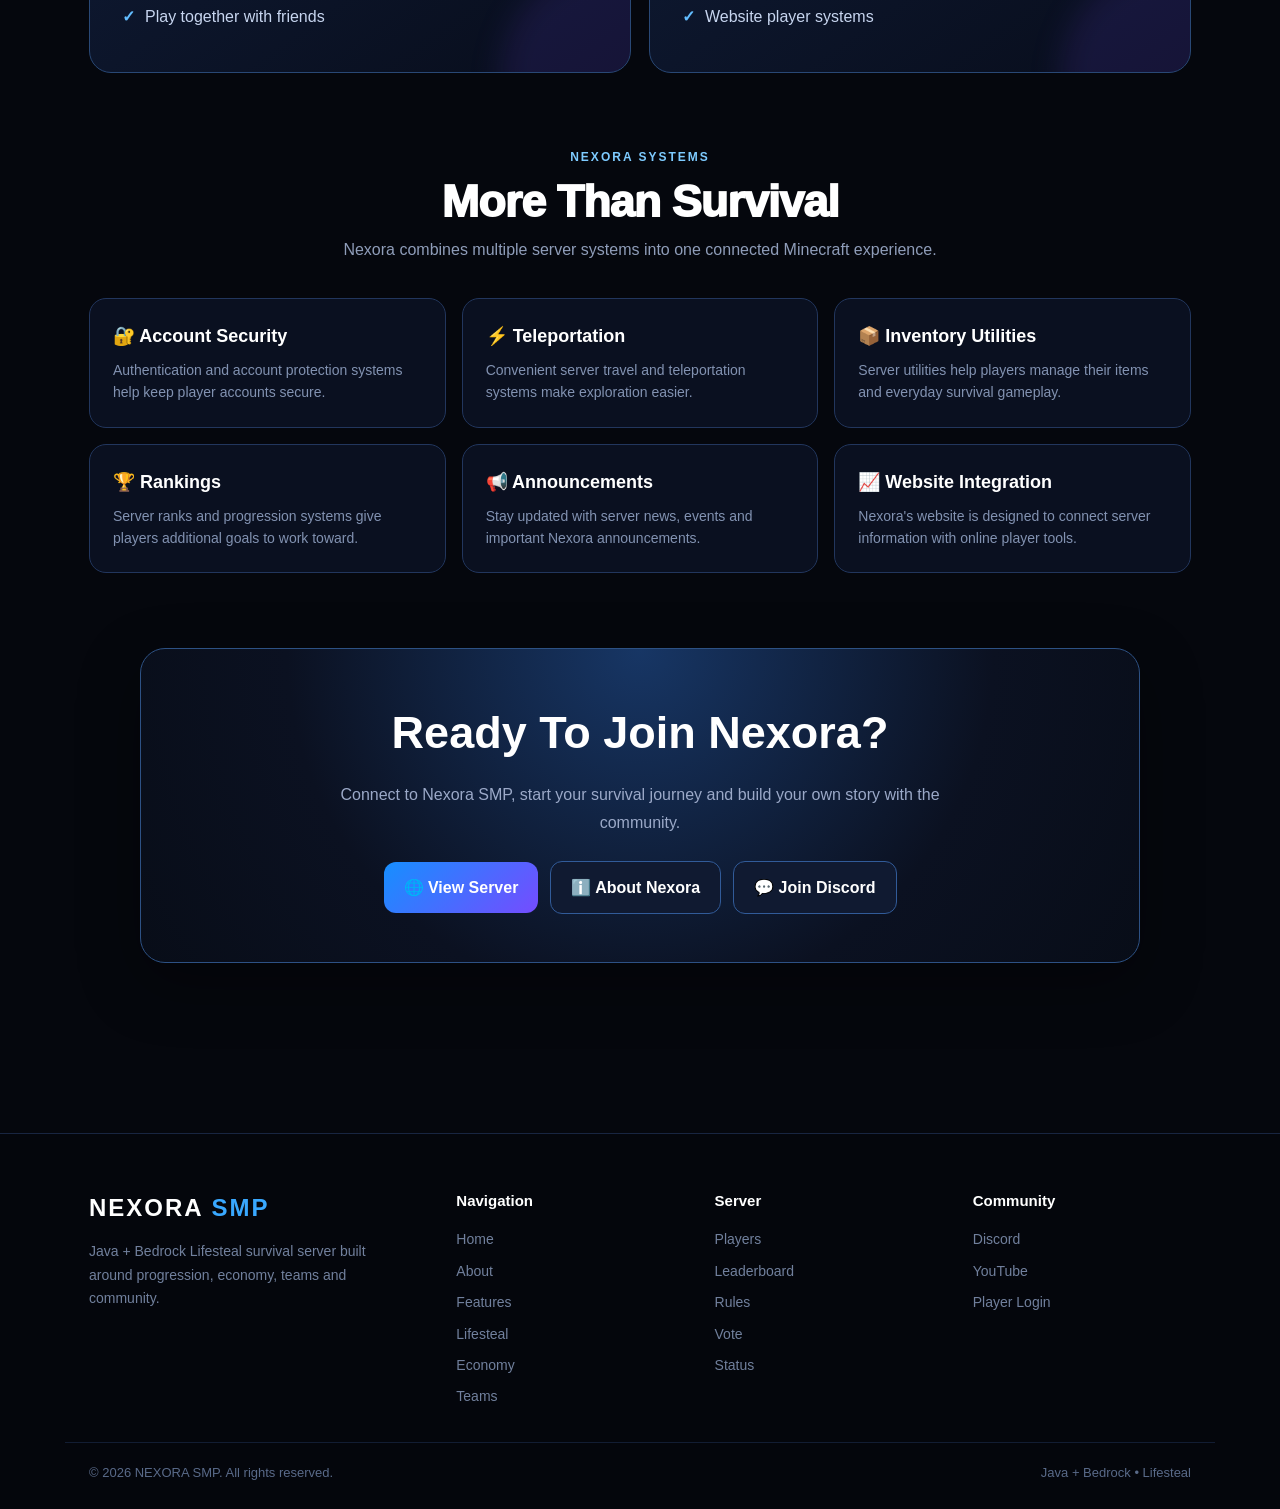
<file: features.html>
<!DOCTYPE html>
<html lang="en">
<head>
    <meta charset="UTF-8">
    <meta name="viewport" content="width=device-width, initial-scale=1.0">

    <title>Features | NEXORA SMP</title>

    <link rel="stylesheet" href="css/nexora.css">
    <link rel="stylesheet" href="css/navbar.css">

    <style>
        /* =========================
           FEATURES PAGE
        ========================== */

        .features-page {
            min-height: 100vh;
        }

        .features-hero {
            max-width: 1150px;
            margin: 0 auto;
            padding: 95px 24px 65px;
            text-align: center;
        }

        .features-eyebrow {
            display: inline-block;
            color: #7ecbff;
            font-size: 13px;
            font-weight: 900;
            letter-spacing: 3px;
            text-transform: uppercase;
            margin-bottom: 12px;
        }

        .features-hero h1 {
            margin: 0;
            font-size: clamp(44px, 8vw, 78px);
            font-weight: 950;
            line-height: 1.05;

            background: linear-gradient(
                90deg,
                #ffffff,
                #70c9ff,
                #a78bfa
            );

            -webkit-background-clip: text;
            -webkit-text-fill-color: transparent;
            background-clip: text;
        }

        .features-hero p {
            max-width: 720px;
            margin: 22px auto 0;
            color: #9ba9c8;
            font-size: 18px;
            line-height: 1.8;
        }

        .features-container {
            max-width: 1150px;
            margin: 0 auto;
            padding: 20px 24px 80px;
        }

        /* =========================
           FEATURE GRID
        ========================== */

        .features-grid {
            display: grid;
            grid-template-columns: repeat(4, 1fr);
            gap: 18px;
        }

        .feature-card {
            position: relative;
            overflow: hidden;

            min-height: 220px;

            padding: 27px;

            background:
                linear-gradient(
                    145deg,
                    rgba(16, 28, 54, 0.98),
                    rgba(7, 12, 25, 0.98)
                );

            border: 1px solid #24345f;
            border-radius: 20px;

            transition:
                transform 0.25s ease,
                border-color 0.25s ease,
                box-shadow 0.25s ease;
        }

        .feature-card::before {
            content: "";

            position: absolute;
            width: 150px;
            height: 150px;

            top: -75px;
            right: -75px;

            background: #168fff22;
            border-radius: 50%;

            filter: blur(5px);

            transition: 0.25s ease;
        }

        .feature-card:hover {
            transform: translateY(-7px);
            border-color: #3d78c5;
            box-shadow: 0 18px 45px rgba(0, 0, 0, 0.45);
        }

        .feature-card:hover::before {
            transform: scale(1.5);
        }

        .feature-icon {
            width: 58px;
            height: 58px;

            display: grid;
            place-items: center;

            font-size: 29px;

            background: linear-gradient(
                135deg,
                #10284d,
                #181536
            );

            border: 1px solid #31558c;
            border-radius: 15px;

            margin-bottom: 20px;

            position: relative;
            z-index: 1;
        }

        .feature-card h3 {
            position: relative;
            z-index: 1;

            margin: 0 0 10px;

            font-size: 20px;
            color: #ffffff;
        }

        .feature-card p {
            position: relative;
            z-index: 1;

            margin: 0;

            color: #9ba9c8;
            line-height: 1.65;
            font-size: 14px;
        }

        /* =========================
           FEATURE HIGHLIGHT
        ========================== */

        .feature-highlight {
            margin-top: 22px;

            display: grid;
            grid-template-columns: 1fr 1fr;
            gap: 18px;
        }

        .highlight-card {
            position: relative;
            overflow: hidden;

            padding: 32px;

            background:
                linear-gradient(
                    145deg,
                    #101d39,
                    #080d1b
                );

            border: 1px solid #294875;
            border-radius: 22px;
        }

        .highlight-card::after {
            content: "";

            position: absolute;

            width: 230px;
            height: 230px;

            right: -100px;
            bottom: -120px;

            background: #754cff20;
            border-radius: 50%;

            filter: blur(15px);
        }

        .highlight-label {
            color: #7ecbff;
            font-size: 12px;
            font-weight: 900;
            letter-spacing: 2px;
            text-transform: uppercase;
        }

        .highlight-card h2 {
            margin: 10px 0;

            font-size: 29px;
            color: #ffffff;
        }

        .highlight-card p {
            color: #9ba9c8;
            line-height: 1.7;
            margin: 0;
        }

        .highlight-list {
            margin: 20px 0 0;
            padding: 0;
            list-style: none;
        }

        .highlight-list li {
            display: flex;
            gap: 10px;
            align-items: flex-start;

            color: #c7d5ef;

            margin-bottom: 11px;
            line-height: 1.5;
        }

        .highlight-list li span {
            color: #62bdff;
            font-weight: 900;
        }

        /* =========================
           SYSTEM SECTION
        ========================== */

        .systems-section {
            margin-top: 75px;
        }

        .section-heading {
            text-align: center;
            margin-bottom: 35px;
        }

        .section-heading .small {
            color: #7ecbff;
            font-size: 12px;
            font-weight: 900;
            letter-spacing: 2px;
            text-transform: uppercase;
        }

        .section-heading h2 {
            margin: 9px 0 10px;

            font-size: clamp(30px, 5vw, 45px);
            color: #ffffff;
        }

        .section-heading p {
            max-width: 650px;
            margin: auto;

            color: #8f9db9;
            line-height: 1.7;
        }

        .systems-grid {
            display: grid;
            grid-template-columns: repeat(3, 1fr);
            gap: 16px;
        }

        .system-card {
            padding: 23px;

            background: #0a1020;
            border: 1px solid #22365d;
            border-radius: 17px;

            transition: 0.2s ease;
        }

        .system-card:hover {
            border-color: #356eb4;
            transform: translateY(-4px);
        }

        .system-card h3 {
            margin: 0 0 8px;
            color: #ffffff;
            font-size: 18px;
        }

        .system-card p {
            margin: 0;
            color: #8292b1;
            line-height: 1.6;
            font-size: 14px;
        }

        /* =========================
           CTA
        ========================== */

        .features-cta {
            max-width: 1000px;
            margin: 75px auto 0;

            padding: 48px 30px;

            text-align: center;

            background:
                radial-gradient(
                    circle at 50% 0,
                    #173665,
                    #0b1121 60%,
                    #080d18
                );

            border: 1px solid #2d5184;
            border-radius: 25px;

            box-shadow: 0 20px 60px rgba(0, 0, 0, 0.35);
        }

        .features-cta h2 {
            margin: 0 0 12px;

            font-size: clamp(30px, 5vw, 45px);
            color: #ffffff;
        }

        .features-cta p {
            max-width: 620px;
            margin: 0 auto 25px;

            color: #9ba9c8;
            line-height: 1.7;
        }

        .cta-buttons {
            display: flex;
            justify-content: center;
            align-items: center;
            flex-wrap: wrap;
            gap: 12px;
        }

        .cta-button {
            display: inline-flex;
            align-items: center;
            justify-content: center;

            padding: 13px 20px;

            border-radius: 12px;

            text-decoration: none;

            font-weight: 900;

            color: #ffffff;

            border: 1px solid #315b99;

            background: #101a31;

            transition: 0.2s ease;
        }

        .cta-button:hover {
            transform: translateY(-2px);
            border-color: #5b91d2;
        }

        .cta-button.primary {
            border: 0;

            background:
                linear-gradient(
                    135deg,
                    #168fff,
                    #754cff
                );
        }

        /* =========================
           FOOTER
        ========================== */

        .site-footer {
            margin-top: 90px;

            border-top: 1px solid #182541;

            background: #04060c;
        }

        .footer-container {
            max-width: 1150px;
            margin: auto;

            padding: 55px 24px 25px;

            display: grid;
            grid-template-columns: 1.5fr 1fr 1fr 1fr;

            gap: 40px;
        }

        .footer-brand h2 {
            margin: 0 0 12px;

            font-size: 24px;
            letter-spacing: 2px;

            color: #ffffff;
        }

        .footer-brand h2 span {
            color: #39a8ff;
        }

        .footer-brand p {
            max-width: 310px;

            color: #71809d;
            line-height: 1.7;
            font-size: 14px;
        }

        .footer-column h3 {
            margin: 0 0 15px;

            color: #ffffff;
            font-size: 15px;
        }

        .footer-column a {
            display: block;

            margin-bottom: 9px;

            color: #71809d;
            text-decoration: none;

            font-size: 14px;

            transition: 0.2s ease;
        }

        .footer-column a:hover {
            color: #70c9ff;
            transform: translateX(3px);
        }

        .footer-bottom {
            max-width: 1150px;
            margin: auto;

            padding: 20px 24px 25px;

            border-top: 1px solid #121d33;

            display: flex;
            justify-content: space-between;
            align-items: center;
            gap: 15px;

            color: #596a89;
            font-size: 13px;
        }

        .footer-bottom a {
            color: #70c9ff;
            text-decoration: none;
        }

        /* =========================
           MOBILE
        ========================== */

        @media (max-width: 950px) {
            .features-grid {
                grid-template-columns: repeat(2, 1fr);
            }

            .systems-grid {
                grid-template-columns: repeat(2, 1fr);
            }

            .footer-container {
                grid-template-columns: 1fr 1fr;
            }
        }

        @media (max-width: 700px) {
            .features-hero {
                padding-top: 65px;
            }

            .features-hero p {
                font-size: 16px;
            }

            .features-grid {
                grid-template-columns: 1fr;
            }

            .feature-highlight {
                grid-template-columns: 1fr;
            }

            .systems-grid {
                grid-template-columns: 1fr;
            }

            .features-cta {
                padding: 35px 22px;
            }

            .footer-container {
                grid-template-columns: 1fr;
                gap: 28px;
            }

            .footer-bottom {
                flex-direction: column;
                text-align: center;
            }
        }

        @media (max-width: 500px) {
            .features-container {
                padding-left: 15px;
                padding-right: 15px;
            }

            .features-hero {
                padding-left: 15px;
                padding-right: 15px;
            }

            .feature-card {
                padding: 22px;
            }

            .highlight-card {
                padding: 24px;
            }
        }
    </style>
</head>

<body>

<div class="features-page">

    <!-- =========================
         NAVBAR
    ========================== -->

    <header class="navbar">
        <div class="nav-container">

            <a href="index.html" class="logo">
                NEXORA <span>SMP</span>
            </a>

            <button
                class="mobile-menu-btn"
                type="button"
                aria-label="Open navigation"
                onclick="toggleMenu()">
                ☰
            </button>

            <nav class="nav-links" id="mainNav">

                <a href="index.html">Home</a>
                <a href="about.html">About</a>
                <a href="features.html" class="active">Features</a>
                <a href="lifesteal.html">Lifesteal</a>
                <a href="economy.html">Economy</a>
                <a href="teams.html">Teams</a>
                <a href="players.html">Players</a>
                <a href="leaderboard.html">Leaderboard</a>
                <a href="rules.html">Rules</a>
                <a href="vote.html">Vote</a>
                <a href="status.html">Status</a>

                <a href="login.html" class="login-btn">
                    🔐 Login
                </a>

            </nav>
        </div>
    </header>


    <!-- =========================
         HERO
    ========================== -->

    <main>

        <section class="features-hero">

            <div class="features-eyebrow">
                NEXORA SMP • SERVER SYSTEMS
            </div>

            <h1>SERVER FEATURES</h1>

            <p>
                Explore the systems, gameplay mechanics and community
                features that make Nexora SMP a complete Java + Bedrock
                Lifesteal survival experience.
            </p>

        </section>


        <!-- =========================
             MAIN FEATURES
        ========================== -->

        <section class="features-container">

            <div class="features-grid">

                <div class="feature-card">

                    <div class="feature-icon">🌍</div>

                    <h3>Java + Bedrock</h3>

                    <p>
                        Java Edition and Bedrock Edition players can
                        join the same Nexora world through the server's
                        crossplay setup.
                    </p>

                </div>


                <div class="feature-card">

                    <div class="feature-icon">❤️</div>

                    <h3>Lifesteal Survival</h3>

                    <p>
                        Experience survival progression with Nexora's
                        Lifesteal system and heart-based gameplay.
                    </p>

                </div>


                <div class="feature-card">

                    <div class="feature-icon">💰</div>

                    <h3>Economy</h3>

                    <p>
                        Earn and manage your in-game balance while
                        using shops and the Nexora economy system.
                    </p>

                </div>


                <div class="feature-card">

                    <div class="feature-icon">👥</div>

                    <h3>Teams</h3>

                    <p>
                        Create a team, cooperate with friends and
                        build your own community on Nexora.
                    </p>

                </div>


                <div class="feature-card">

                    <div class="feature-icon">🏪</div>

                    <h3>Server Shop</h3>

                    <p>
                        Browse categories and purchase available
                        items through the Nexora shop system.
                    </p>

                </div>


                <div class="feature-card">

                    <div class="feature-icon">🛒</div>

                    <h3>Buy & Sell</h3>

                    <p>
                        Manage your resources using dedicated buying
                        and selling systems.
                    </p>

                </div>


                <div class="feature-card">

                    <div class="feature-icon">🎁</div>

                    <h3>Kits</h3>

                    <p>
                        Access available server and rank kits through
                        the Nexora kit system.
                    </p>

                </div>


                <div class="feature-card">

                    <div class="feature-icon">🛡️</div>

                    <h3>Protected Spawn</h3>

                    <p>
                        Start your Nexora journey from a protected
                        spawn area designed for new players.
                    </p>

                </div>


                <div class="feature-card">

                    <div class="feature-icon">🔐</div>

                    <h3>Nexora Authentication</h3>

                    <p>
                        Account authentication helps protect player
                        accounts and server access.
                    </p>

                </div>


                <div class="feature-card">

                    <div class="feature-icon">📊</div>

                    <h3>Player Statistics</h3>

                    <p>
                        The website system is designed to display
                        player information and server statistics.
                    </p>

                </div>


                <div class="feature-card">

                    <div class="feature-icon">🌐</div>

                    <h3>Live Server Status</h3>

                    <p>
                        Check server availability, player counts and
                        connection information from the website.
                    </p>

                </div>


                <div class="feature-card">

                    <div class="feature-icon">💬</div>

                    <h3>Discord Community</h3>

                    <p>
                        Stay connected with the Nexora community through
                        the official Discord server.
                    </p>

                </div>

            </div>


            <!-- =========================
                 HIGHLIGHTS
            ========================== -->

            <div class="feature-highlight">

                <div class="highlight-card">

                    <div class="highlight-label">
                        GAMEPLAY
                    </div>

                    <h2>Built For Survival</h2>

                    <p>
                        Nexora combines classic Minecraft survival
                        with custom systems designed around progression,
                        economy and community.
                    </p>

                    <ul class="highlight-list">

                        <li>
                            <span>✓</span>
                            Explore and build your own base
                        </li>

                        <li>
                            <span>✓</span>
                            Progress through the Lifesteal system
                        </li>

                        <li>
                            <span>✓</span>
                            Manage your economy
                        </li>

                        <li>
                            <span>✓</span>
                            Play together with friends
                        </li>

                    </ul>

                </div>


                <div class="highlight-card">

                    <div class="highlight-label">
                        COMMUNITY
                    </div>

                    <h2>Play Together</h2>

                    <p>
                        Nexora is designed around multiplayer survival,
                        teamwork and a connected community.
                    </p>

                    <ul class="highlight-list">

                        <li>
                            <span>✓</span>
                            Java + Bedrock crossplay
                        </li>

                        <li>
                            <span>✓</span>
                            Teams and community gameplay
                        </li>

                        <li>
                            <span>✓</span>
                            Discord community
                        </li>

                        <li>
                            <span>✓</span>
                            Website player systems
                        </li>

                    </ul>

                </div>

            </div>


            <!-- =========================
                 CUSTOM SYSTEMS
            ========================== -->

            <section class="systems-section">

                <div class="section-heading">

                    <div class="small">
                        NEXORA SYSTEMS
                    </div>

                    <h2>More Than Survival</h2>

                    <p>
                        Nexora combines multiple server systems into
                        one connected Minecraft experience.
                    </p>

                </div>


                <div class="systems-grid">

                    <div class="system-card">

                        <h3>🔐 Account Security</h3>

                        <p>
                            Authentication and account protection
                            systems help keep player accounts secure.
                        </p>

                    </div>


                    <div class="system-card">

                        <h3>⚡ Teleportation</h3>

                        <p>
                            Convenient server travel and teleportation
                            systems make exploration easier.
                        </p>

                    </div>


                    <div class="system-card">

                        <h3>📦 Inventory Utilities</h3>

                        <p>
                            Server utilities help players manage their
                            items and everyday survival gameplay.
                        </p>

                    </div>


                    <div class="system-card">

                        <h3>🏆 Rankings</h3>

                        <p>
                            Server ranks and progression systems give
                            players additional goals to work toward.
                        </p>

                    </div>


                    <div class="system-card">

                        <h3>📢 Announcements</h3>

                        <p>
                            Stay updated with server news, events and
                            important Nexora announcements.
                        </p>

                    </div>


                    <div class="system-card">

                        <h3>📈 Website Integration</h3>

                        <p>
                            Nexora's website is designed to connect
                            server information with online player tools.
                        </p>

                    </div>

                </div>

            </section>


            <!-- =========================
                 CTA
            ========================== -->

            <section class="features-cta">

                <h2>Ready To Join Nexora?</h2>

                <p>
                    Connect to Nexora SMP, start your survival journey
                    and build your own story with the community.
                </p>

                <div class="cta-buttons">

                    <a
                        href="index.html"
                        class="cta-button primary">
                        🌐 View Server
                    </a>

                    <a
                        href="about.html"
                        class="cta-button">
                        ℹ️ About Nexora
                    </a>

                    <a
                        href="https://discord.gg/vSGXupYJG"
                        target="_blank"
                        rel="noopener noreferrer"
                        class="cta-button">
                        💬 Join Discord
                    </a>

                </div>

            </section>

        </section>

    </main>


    <!-- =========================
         FOOTER
    ========================== -->

    <footer class="site-footer">

        <div class="footer-container">

            <div class="footer-brand">

                <h2>
                    NEXORA <span>SMP</span>
                </h2>

                <p>
                    Java + Bedrock Lifesteal survival server
                    built around progression, economy, teams
                    and community.
                </p>

            </div>


            <div class="footer-column">

                <h3>Navigation</h3>

                <a href="index.html">Home</a>
                <a href="about.html">About</a>
                <a href="features.html">Features</a>
                <a href="lifesteal.html">Lifesteal</a>
                <a href="economy.html">Economy</a>
                <a href="teams.html">Teams</a>

            </div>


            <div class="footer-column">

                <h3>Server</h3>

                <a href="players.html">Players</a>
                <a href="leaderboard.html">Leaderboard</a>
                <a href="rules.html">Rules</a>
                <a href="vote.html">Vote</a>
                <a href="status.html">Status</a>

            </div>


            <div class="footer-column">

                <h3>Community</h3>

                <a
                    href="https://discord.gg/vSGXupYJG"
                    target="_blank"
                    rel="noopener noreferrer">
                    Discord
                </a>

                <a
                    href="https://youtube.com/"
                    target="_blank"
                    rel="noopener noreferrer">
                    YouTube
                </a>

                <a href="login.html">
                    Player Login
                </a>

            </div>

        </div>


        <div class="footer-bottom">

            <span>
                © 2026 NEXORA SMP. All rights reserved.
            </span>

            <span>
                Java + Bedrock • Lifesteal
            </span>

        </div>

    </footer>

</div>


<!-- =========================
     MOBILE NAVIGATION
========================== -->

<script>

function toggleMenu() {

    const nav = document.getElementById("mainNav");

    if (!nav) return;

    nav.classList.toggle("active");

}

document.querySelectorAll(".nav-links a").forEach(link => {

    link.addEventListener("click", () => {

        const nav = document.getElementById("mainNav");

        if (nav) {
            nav.classList.remove("active");
        }

    });

});

</script>

</body>
</html>
</file>
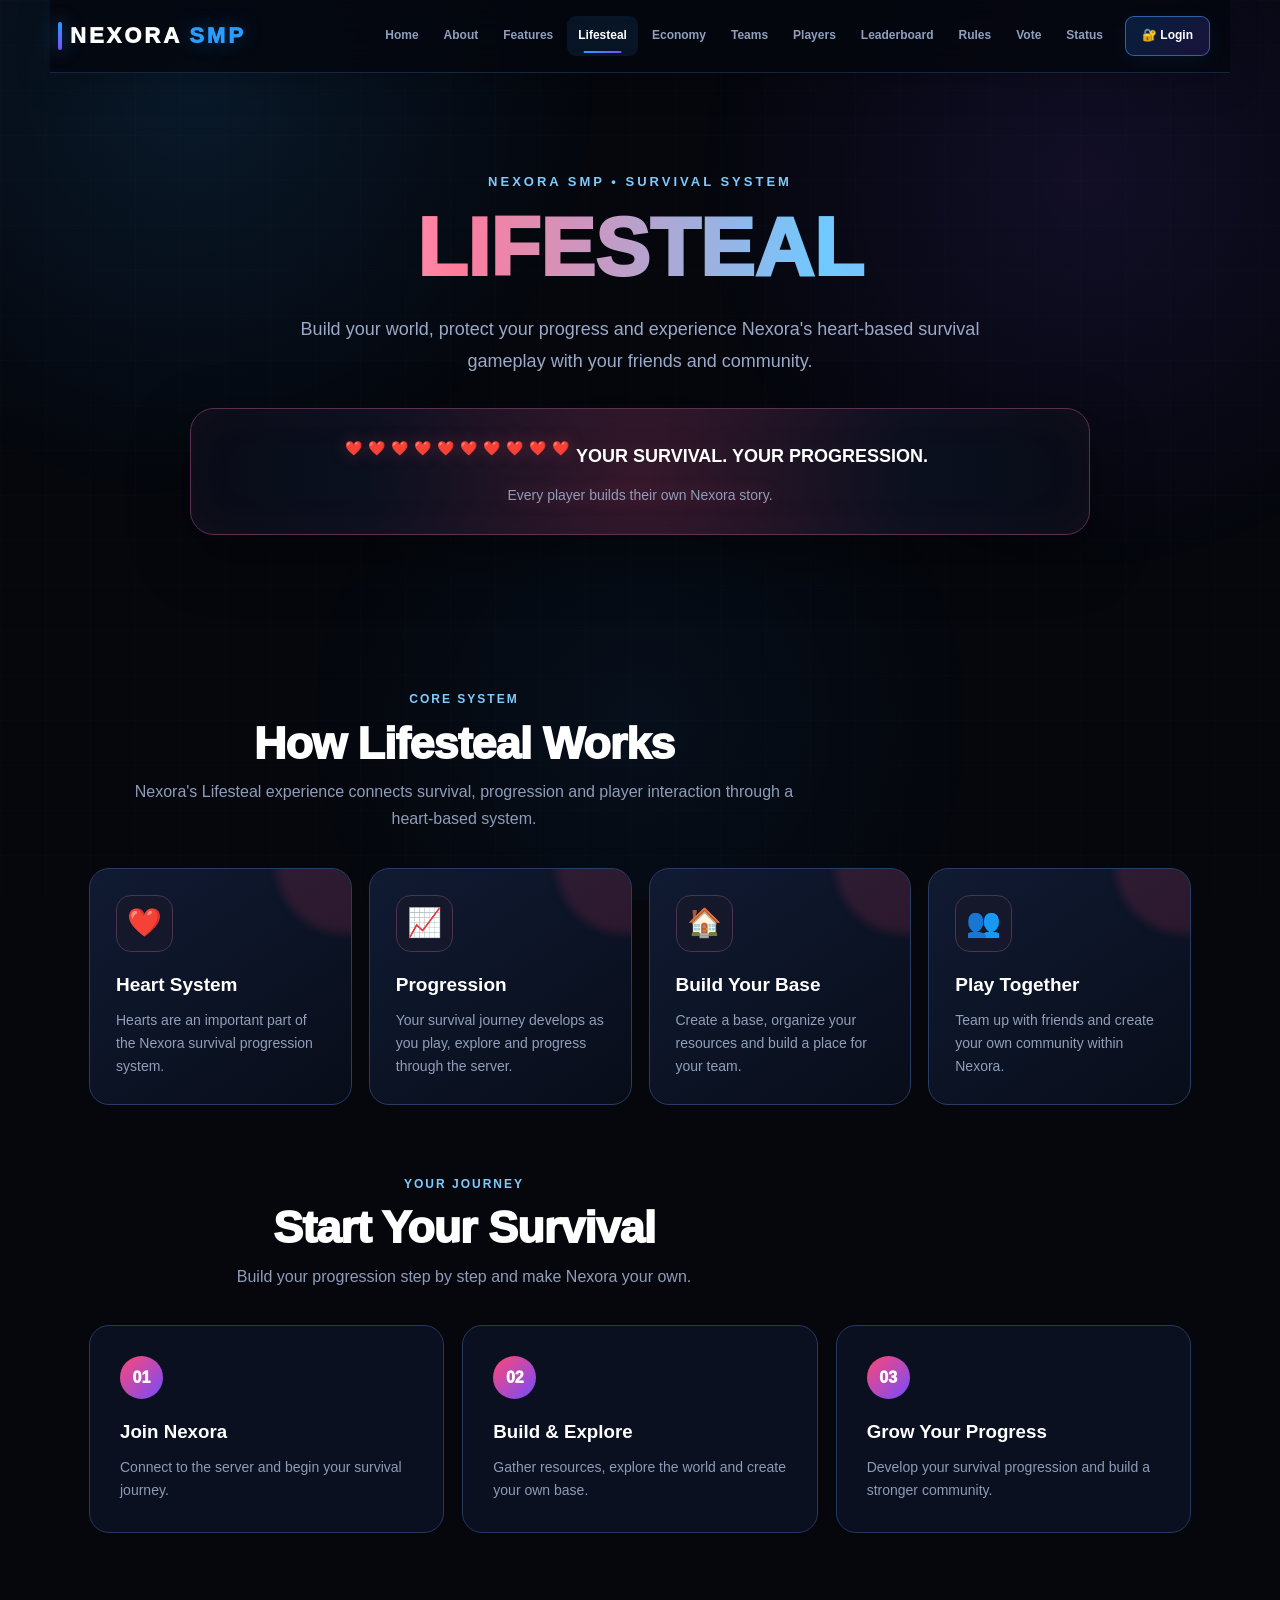
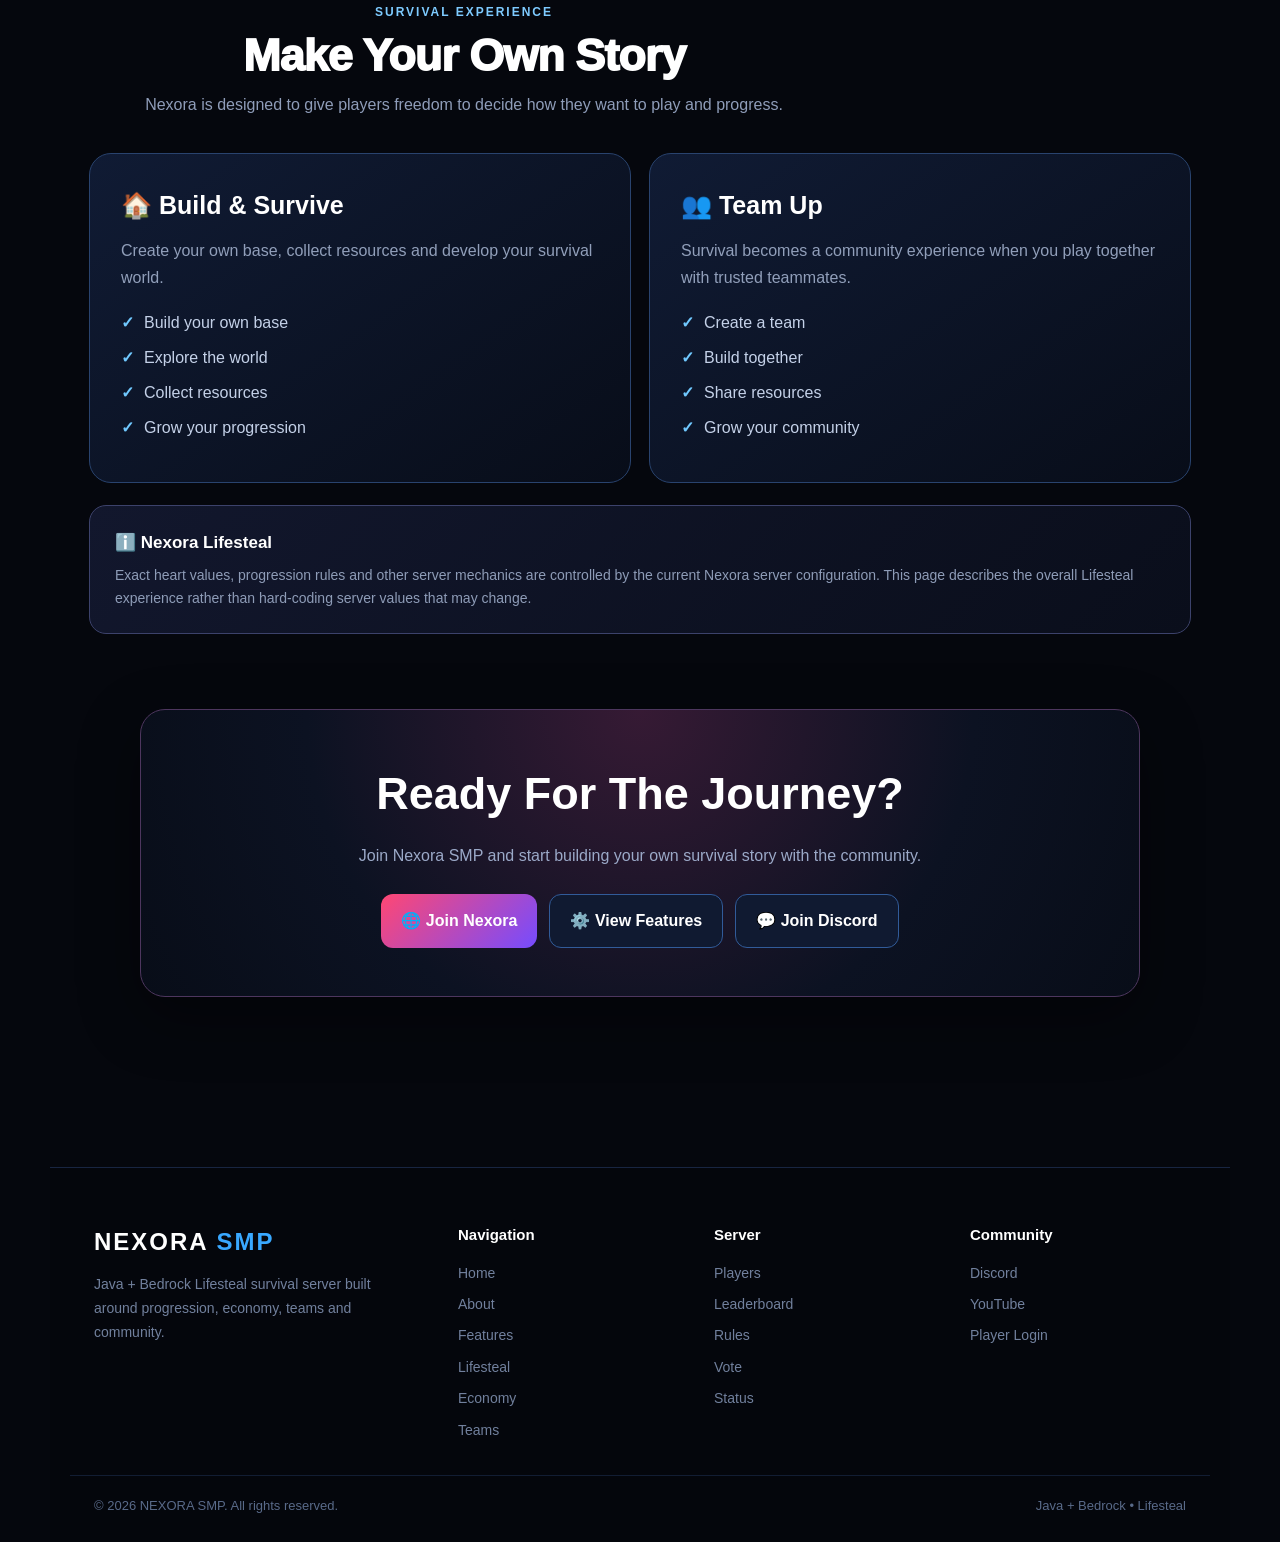
<file: lifesteal.html>
<!DOCTYPE html>
<html lang="en">
<head>
    <meta charset="UTF-8">
    <meta name="viewport" content="width=device-width, initial-scale=1.0">

    <title>Lifesteal | NEXORA SMP</title>

    <link rel="stylesheet" href="css/nexora.css">
    <link rel="stylesheet" href="css/navbar.css">

    <style>
        .lifesteal-page {
            min-height: 100vh;
        }

        /* =========================
           HERO
        ========================== */

        .lifesteal-hero {
            max-width: 1150px;
            margin: 0 auto;
            padding: 95px 24px 65px;
            text-align: center;
        }

        .lifesteal-eyebrow {
            display: inline-block;
            color: #7ecbff;
            font-size: 13px;
            font-weight: 900;
            letter-spacing: 3px;
            text-transform: uppercase;
            margin-bottom: 12px;
        }

        .lifesteal-hero h1 {
            margin: 0;
            font-size: clamp(46px, 8vw, 82px);
            line-height: 1.05;
            font-weight: 950;

            background: linear-gradient(
                90deg,
                #ffffff,
                #ff7b9c,
                #70c9ff,
                #a78bfa
            );

            -webkit-background-clip: text;
            -webkit-text-fill-color: transparent;
            background-clip: text;
        }

        .lifesteal-hero p {
            max-width: 720px;
            margin: 22px auto 0;
            color: #9ba9c8;
            font-size: 18px;
            line-height: 1.8;
        }

        /* =========================
           HEART DISPLAY
        ========================== */

        .heart-display {
            max-width: 900px;
            margin: 30px auto 0;

            padding: 28px;

            background:
                radial-gradient(
                    circle at center,
                    #35182b,
                    #0b101f 60%,
                    #080c17
                );

            border: 1px solid #5a3151;
            border-radius: 24px;

            box-shadow:
                0 20px 60px rgba(0, 0, 0, 0.4),
                inset 0 0 50px rgba(255, 70, 120, 0.05);
        }

        .hearts {
            display: flex;
            justify-content: center;
            flex-wrap: wrap;
            gap: 6px;

            margin-bottom: 18px;
        }

        .heart {
            font-size: 31px;
            filter: drop-shadow(0 0 7px rgba(255, 60, 100, 0.35));
        }

        .heart-display strong {
            color: #ffffff;
            font-size: 18px;
        }

        .heart-display span {
            color: #8f9db9;
            font-size: 14px;
        }

        /* =========================
           CONTENT
        ========================== */

        .lifesteal-container {
            max-width: 1150px;
            margin: 0 auto;
            padding: 20px 24px 80px;
        }

        .section-heading {
            text-align: center;
            margin: 70px 0 35px;
        }

        .section-heading .small {
            color: #7ecbff;
            font-size: 12px;
            font-weight: 900;
            letter-spacing: 2px;
            text-transform: uppercase;
        }

        .section-heading h2 {
            margin: 9px 0 10px;
            color: #ffffff;
            font-size: clamp(30px, 5vw, 45px);
        }

        .section-heading p {
            max-width: 680px;
            margin: auto;
            color: #8f9db9;
            line-height: 1.7;
        }

        /* =========================
           INFO GRID
        ========================== */

        .lifesteal-grid {
            display: grid;
            grid-template-columns: repeat(4, 1fr);
            gap: 17px;
        }

        .lifesteal-card {
            position: relative;
            overflow: hidden;

            padding: 26px;
            min-height: 205px;

            background:
                linear-gradient(
                    145deg,
                    #101a32,
                    #080d19
                );

            border: 1px solid #293c63;
            border-radius: 20px;

            transition:
                transform 0.25s ease,
                border-color 0.25s ease,
                box-shadow 0.25s ease;
        }

        .lifesteal-card::before {
            content: "";

            position: absolute;

            width: 140px;
            height: 140px;

            top: -75px;
            right: -65px;

            background: #ff477322;
            border-radius: 50%;

            filter: blur(4px);
        }

        .lifesteal-card:hover {
            transform: translateY(-6px);
            border-color: #714563;
            box-shadow: 0 18px 45px rgba(0, 0, 0, 0.4);
        }

        .card-icon {
            position: relative;
            z-index: 1;

            width: 57px;
            height: 57px;

            display: grid;
            place-items: center;

            font-size: 28px;

            border-radius: 15px;

            background: #15172a;
            border: 1px solid #4c3451;

            margin-bottom: 18px;
        }

        .lifesteal-card h3 {
            position: relative;
            z-index: 1;

            margin: 0 0 9px;

            color: #ffffff;
            font-size: 19px;
        }

        .lifesteal-card p {
            position: relative;
            z-index: 1;

            margin: 0;

            color: #919fba;
            line-height: 1.65;
            font-size: 14px;
        }

        /* =========================
           HOW IT WORKS
        ========================== */

        .steps {
            display: grid;
            grid-template-columns: repeat(3, 1fr);
            gap: 18px;
        }

        .step-card {
            position: relative;

            padding: 30px;

            background: #0a1020;
            border: 1px solid #25385e;
            border-radius: 20px;
        }

        .step-number {
            width: 43px;
            height: 43px;

            display: grid;
            place-items: center;

            border-radius: 50%;

            color: #ffffff;
            font-weight: 950;

            background:
                linear-gradient(
                    135deg,
                    #ff4773,
                    #754cff
                );

            margin-bottom: 18px;
        }

        .step-card h3 {
            margin: 0 0 9px;
            color: #ffffff;
        }

        .step-card p {
            margin: 0;
            color: #8d9bb7;
            line-height: 1.65;
            font-size: 14px;
        }

        /* =========================
           GAMEPLAY PANELS
        ========================== */

        .gameplay-grid {
            display: grid;
            grid-template-columns: 1fr 1fr;
            gap: 18px;
        }

        .gameplay-panel {
            padding: 31px;

            background:
                linear-gradient(
                    145deg,
                    #101b34,
                    #080d19
                );

            border: 1px solid #29436e;
            border-radius: 22px;
        }

        .gameplay-panel h3 {
            margin: 0 0 12px;

            color: #ffffff;
            font-size: 25px;
        }

        .gameplay-panel p {
            color: #919fba;
            line-height: 1.7;
            margin: 0 0 20px;
        }

        .gameplay-list {
            list-style: none;
            padding: 0;
            margin: 0;
        }

        .gameplay-list li {
            display: flex;
            gap: 10px;

            color: #c4d1e8;

            margin-bottom: 11px;
            line-height: 1.5;
        }

        .gameplay-list li span {
            color: #70c9ff;
            font-weight: 900;
        }

        /* =========================
           IMPORTANT NOTE
        ========================== */

        .note-box {
            margin-top: 22px;

            padding: 23px 25px;

            border: 1px solid #3c426b;
            border-radius: 17px;

            background:
                linear-gradient(
                    135deg,
                    #12172d,
                    #0a0e1b
                );
        }

        .note-box strong {
            display: block;

            color: #ffffff;
            font-size: 17px;

            margin-bottom: 7px;
        }

        .note-box p {
            margin: 0;

            color: #8e9cb7;
            line-height: 1.65;
            font-size: 14px;
        }

        /* =========================
           CTA
        ========================== */

        .lifesteal-cta {
            max-width: 1000px;
            margin: 75px auto 0;

            padding: 48px 30px;

            text-align: center;

            background:
                radial-gradient(
                    circle at 50% 0,
                    #361a34,
                    #0c1222 58%,
                    #080d18
                );

            border: 1px solid #4d365e;
            border-radius: 25px;

            box-shadow: 0 20px 60px rgba(0, 0, 0, 0.4);
        }

        .lifesteal-cta h2 {
            margin: 0 0 12px;

            color: #ffffff;
            font-size: clamp(30px, 5vw, 45px);
        }

        .lifesteal-cta p {
            max-width: 620px;

            margin: 0 auto 25px;

            color: #9ba9c8;
            line-height: 1.7;
        }

        .cta-buttons {
            display: flex;
            justify-content: center;
            flex-wrap: wrap;
            gap: 12px;
        }

        .cta-button {
            display: inline-flex;
            align-items: center;
            justify-content: center;

            padding: 13px 20px;

            border-radius: 12px;

            color: #ffffff;
            text-decoration: none;
            font-weight: 900;

            background: #101a31;
            border: 1px solid #315b99;

            transition: 0.2s ease;
        }

        .cta-button:hover {
            transform: translateY(-2px);
            border-color: #6597d2;
        }

        .cta-button.primary {
            border: 0;

            background:
                linear-gradient(
                    135deg,
                    #ff4773,
                    #754cff
                );
        }

        /* =========================
           FOOTER
        ========================== */

        .site-footer {
            margin-top: 90px;

            background: #04060c;
            border-top: 1px solid #182541;
        }

        .footer-container {
            max-width: 1150px;
            margin: auto;

            padding: 55px 24px 25px;

            display: grid;
            grid-template-columns: 1.5fr 1fr 1fr 1fr;

            gap: 40px;
        }

        .footer-brand h2 {
            margin: 0 0 12px;

            color: #ffffff;

            font-size: 24px;
            letter-spacing: 2px;
        }

        .footer-brand h2 span {
            color: #39a8ff;
        }

        .footer-brand p {
            max-width: 310px;

            color: #71809d;
            line-height: 1.7;
            font-size: 14px;
        }

        .footer-column h3 {
            margin: 0 0 15px;

            color: #ffffff;
            font-size: 15px;
        }

        .footer-column a {
            display: block;

            margin-bottom: 9px;

            color: #71809d;
            text-decoration: none;

            font-size: 14px;

            transition: 0.2s ease;
        }

        .footer-column a:hover {
            color: #70c9ff;
            transform: translateX(3px);
        }

        .footer-bottom {
            max-width: 1150px;
            margin: auto;

            padding: 20px 24px 25px;

            border-top: 1px solid #121d33;

            display: flex;
            justify-content: space-between;
            align-items: center;

            gap: 15px;

            color: #596a89;
            font-size: 13px;
        }

        .footer-bottom a {
            color: #70c9ff;
            text-decoration: none;
        }

        /* =========================
           RESPONSIVE
        ========================== */

        @media (max-width: 950px) {

            .lifesteal-grid {
                grid-template-columns: repeat(2, 1fr);
            }

            .footer-container {
                grid-template-columns: 1fr 1fr;
            }

        }

        @media (max-width: 750px) {

            .steps {
                grid-template-columns: 1fr;
            }

            .gameplay-grid {
                grid-template-columns: 1fr;
            }

        }

        @media (max-width: 600px) {

            .lifesteal-hero {
                padding-top: 65px;
            }

            .lifesteal-hero p {
                font-size: 16px;
            }

            .lifesteal-grid {
                grid-template-columns: 1fr;
            }

            .heart {
                font-size: 25px;
            }

            .lifesteal-container {
                padding-left: 15px;
                padding-right: 15px;
            }

            .lifesteal-hero {
                padding-left: 15px;
                padding-right: 15px;
            }

            .gameplay-panel {
                padding: 24px;
            }

            .lifesteal-cta {
                padding: 35px 22px;
            }

            .footer-container {
                grid-template-columns: 1fr;
                gap: 28px;
            }

            .footer-bottom {
                flex-direction: column;
                text-align: center;
            }

        }
    </style>
</head>

<body>

<div class="lifesteal-page">

    <!-- =========================
         NAVBAR
    ========================== -->

    <header class="navbar">

        <div class="nav-container">

            <a href="index.html" class="logo">
                NEXORA <span>SMP</span>
            </a>

            <button
                class="mobile-menu-btn"
                type="button"
                aria-label="Open navigation"
                onclick="toggleMenu()">
                ☰
            </button>

            <nav class="nav-links" id="mainNav">

                <a href="index.html">Home</a>

                <a href="about.html">About</a>

                <a href="features.html">Features</a>

                <a href="lifesteal.html" class="active">
                    Lifesteal
                </a>

                <a href="economy.html">
                    Economy
                </a>

                <a href="teams.html">
                    Teams
                </a>

                <a href="players.html">
                    Players
                </a>

                <a href="leaderboard.html">
                    Leaderboard
                </a>

                <a href="rules.html">
                    Rules
                </a>

                <a href="vote.html">
                    Vote
                </a>

                <a href="status.html">
                    Status
                </a>

                <a href="login.html" class="login-btn">
                    🔐 Login
                </a>

            </nav>

        </div>

    </header>


    <!-- =========================
         MAIN
    ========================== -->

    <main>

        <!-- HERO -->

        <section class="lifesteal-hero">

            <div class="lifesteal-eyebrow">
                NEXORA SMP • SURVIVAL SYSTEM
            </div>

            <h1>LIFESTEAL</h1>

            <p>
                Build your world, protect your progress and experience
                Nexora's heart-based survival gameplay with your
                friends and community.
            </p>


            <div class="heart-display">

                <div class="hearts">
                    <span class="heart">❤️</span>
                    <span class="heart">❤️</span>
                    <span class="heart">❤️</span>
                    <span class="heart">❤️</span>
                    <span class="heart">❤️</span>
                    <span class="heart">❤️</span>
                    <span class="heart">❤️</span>
                    <span class="heart">❤️</span>
                    <span class="heart">❤️</span>
                    <span class="heart">❤️</span>
                </div>

                <strong>
                    YOUR SURVIVAL. YOUR PROGRESSION.
                </strong>

                <br>

                <span>
                    Every player builds their own Nexora story.
                </span>

            </div>

        </section>


        <section class="lifesteal-container">


            <!-- =========================
                 CORE SYSTEM
            ========================== -->

            <div class="section-heading">

                <div class="small">
                    CORE SYSTEM
                </div>

                <h2>How Lifesteal Works</h2>

                <p>
                    Nexora's Lifesteal experience connects survival,
                    progression and player interaction through a
                    heart-based system.
                </p>

            </div>


            <div class="lifesteal-grid">

                <div class="lifesteal-card">

                    <div class="card-icon">
                        ❤️
                    </div>

                    <h3>Heart System</h3>

                    <p>
                        Hearts are an important part of the Nexora
                        survival progression system.
                    </p>

                </div>


                <div class="lifesteal-card">

                    <div class="card-icon">
                        📈
                    </div>

                    <h3>Progression</h3>

                    <p>
                        Your survival journey develops as you play,
                        explore and progress through the server.
                    </p>

                </div>


                <div class="lifesteal-card">

                    <div class="card-icon">
                        🏠
                    </div>

                    <h3>Build Your Base</h3>

                    <p>
                        Create a base, organize your resources and
                        build a place for your team.
                    </p>

                </div>


                <div class="lifesteal-card">

                    <div class="card-icon">
                        👥
                    </div>

                    <h3>Play Together</h3>

                    <p>
                        Team up with friends and create your own
                        community within Nexora.
                    </p>

                </div>

            </div>


            <!-- =========================
                 HOW IT WORKS
            ========================== -->

            <div class="section-heading">

                <div class="small">
                    YOUR JOURNEY
                </div>

                <h2>Start Your Survival</h2>

                <p>
                    Build your progression step by step and make
                    Nexora your own.
                </p>

            </div>


            <div class="steps">

                <div class="step-card">

                    <div class="step-number">
                        01
                    </div>

                    <h3>Join Nexora</h3>

                    <p>
                        Connect to the server and begin your
                        survival journey.
                    </p>

                </div>


                <div class="step-card">

                    <div class="step-number">
                        02
                    </div>

                    <h3>Build & Explore</h3>

                    <p>
                        Gather resources, explore the world and
                        create your own base.
                    </p>

                </div>


                <div class="step-card">

                    <div class="step-number">
                        03
                    </div>

                    <h3>Grow Your Progress</h3>

                    <p>
                        Develop your survival progression and
                        build a stronger community.
                    </p>

                </div>

            </div>


            <!-- =========================
                 GAMEPLAY
            ========================== -->

            <div class="section-heading">

                <div class="small">
                    SURVIVAL EXPERIENCE
                </div>

                <h2>Make Your Own Story</h2>

                <p>
                    Nexora is designed to give players freedom to
                    decide how they want to play and progress.
                </p>

            </div>


            <div class="gameplay-grid">

                <div class="gameplay-panel">

                    <h3>🏠 Build & Survive</h3>

                    <p>
                        Create your own base, collect resources and
                        develop your survival world.
                    </p>

                    <ul class="gameplay-list">

                        <li>
                            <span>✓</span>
                            Build your own base
                        </li>

                        <li>
                            <span>✓</span>
                            Explore the world
                        </li>

                        <li>
                            <span>✓</span>
                            Collect resources
                        </li>

                        <li>
                            <span>✓</span>
                            Grow your progression
                        </li>

                    </ul>

                </div>


                <div class="gameplay-panel">

                    <h3>👥 Team Up</h3>

                    <p>
                        Survival becomes a community experience when
                        you play together with trusted teammates.
                    </p>

                    <ul class="gameplay-list">

                        <li>
                            <span>✓</span>
                            Create a team
                        </li>

                        <li>
                            <span>✓</span>
                            Build together
                        </li>

                        <li>
                            <span>✓</span>
                            Share resources
                        </li>

                        <li>
                            <span>✓</span>
                            Grow your community
                        </li>

                    </ul>

                </div>

            </div>


            <!-- =========================
                 NOTE
            ========================== -->

            <div class="note-box">

                <strong>
                    ℹ️ Nexora Lifesteal
                </strong>

                <p>
                    Exact heart values, progression rules and other
                    server mechanics are controlled by the current
                    Nexora server configuration. This page describes
                    the overall Lifesteal experience rather than
                    hard-coding server values that may change.
                </p>

            </div>


            <!-- =========================
                 CTA
            ========================== -->

            <section class="lifesteal-cta">

                <h2>
                    Ready For The Journey?
                </h2>

                <p>
                    Join Nexora SMP and start building your own
                    survival story with the community.
                </p>

                <div class="cta-buttons">

                    <a
                        href="index.html"
                        class="cta-button primary">
                        🌐 Join Nexora
                    </a>

                    <a
                        href="features.html"
                        class="cta-button">
                        ⚙️ View Features
                    </a>

                    <a
                        href="https://discord.gg/vSGXupYJG"
                        target="_blank"
                        rel="noopener noreferrer"
                        class="cta-button">
                        💬 Join Discord
                    </a>

                </div>

            </section>

        </section>

    </main>


    <!-- =========================
         FOOTER
    ========================== -->

    <footer class="site-footer">

        <div class="footer-container">

            <div class="footer-brand">

                <h2>
                    NEXORA <span>SMP</span>
                </h2>

                <p>
                    Java + Bedrock Lifesteal survival server
                    built around progression, economy, teams
                    and community.
                </p>

            </div>


            <div class="footer-column">

                <h3>Navigation</h3>

                <a href="index.html">Home</a>

                <a href="about.html">About</a>

                <a href="features.html">Features</a>

                <a href="lifesteal.html">Lifesteal</a>

                <a href="economy.html">Economy</a>

                <a href="teams.html">Teams</a>

            </div>


            <div class="footer-column">

                <h3>Server</h3>

                <a href="players.html">
                    Players
                </a>

                <a href="leaderboard.html">
                    Leaderboard
                </a>

                <a href="rules.html">
                    Rules
                </a>

                <a href="vote.html">
                    Vote
                </a>

                <a href="status.html">
                    Status
                </a>

            </div>


            <div class="footer-column">

                <h3>Community</h3>

                <a
                    href="https://discord.gg/vSGXupYJG"
                    target="_blank"
                    rel="noopener noreferrer">
                    Discord
                </a>

                <a
                    href="https://youtube.com/"
                    target="_blank"
                    rel="noopener noreferrer">
                    YouTube
                </a>

                <a href="login.html">
                    Player Login
                </a>

            </div>

        </div>


        <div class="footer-bottom">

            <span>
                © 2026 NEXORA SMP. All rights reserved.
            </span>

            <span>
                Java + Bedrock • Lifesteal
            </span>

        </div>

    </footer>

</div>


<!-- =========================
     MOBILE NAVIGATION
========================== -->

<script>

function toggleMenu() {

    const nav = document.getElementById("mainNav");

    if (!nav) return;

    nav.classList.toggle("active");

}


document.querySelectorAll(".nav-links a").forEach(link => {

    link.addEventListener("click", () => {

        const nav = document.getElementById("mainNav");

        if (nav) {
            nav.classList.remove("active");
        }

    });

});

</script>

</body>
</html>
</file>
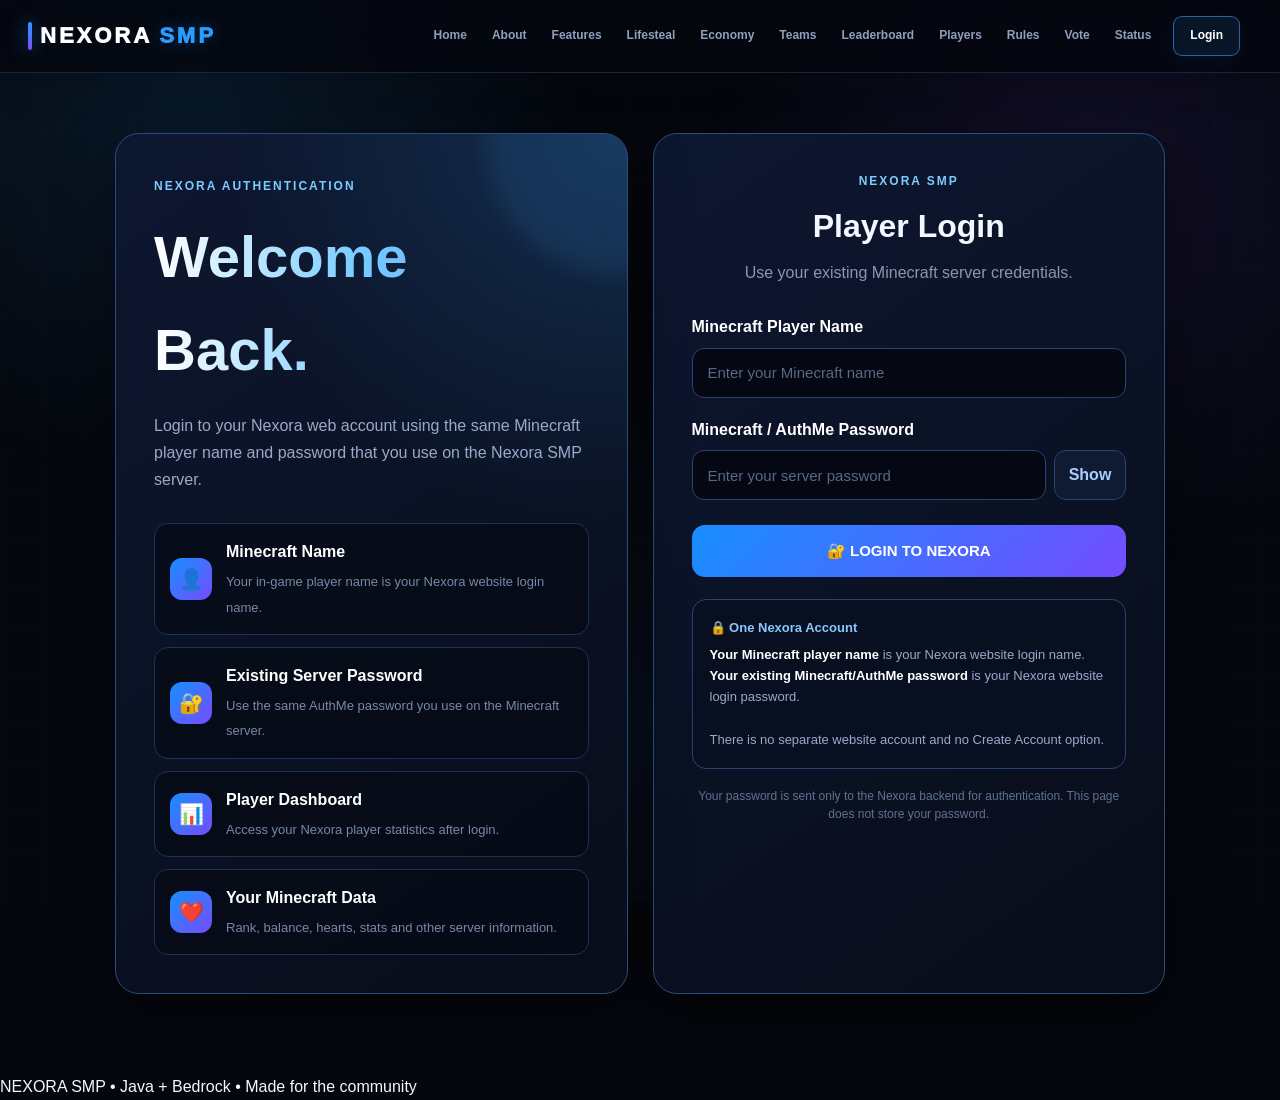
<file: login.html>
<!DOCTYPE html>
<html lang="en">
<head>
    <meta charset="UTF-8">
    <meta name="viewport" content="width=device-width, initial-scale=1.0">

    <title>Nexora SMP - Login</title>

    <link rel="stylesheet" href="css/nexora.css">
    <link rel="stylesheet" href="css/navbar.css">

    <style>
        /* ================================
           NEXORA LOGIN PAGE
        ================================= */

        .login-page {
            min-height: calc(100vh - 80px);
            display: flex;
            align-items: center;
            justify-content: center;
            padding: 60px 20px 80px;
        }

        .login-container {
            width: 100%;
            max-width: 1050px;
            display: grid;
            grid-template-columns: 1fr 1fr;
            gap: 25px;
            align-items: stretch;
        }

        /* LEFT SIDE */

        .login-info {
            position: relative;
            overflow: hidden;
            background:
                radial-gradient(
                    circle at top right,
                    rgba(57, 168, 255, 0.18),
                    transparent 40%
                ),
                linear-gradient(
                    145deg,
                    #0d1730,
                    #080d19
                );

            border: 1px solid #294b7d;
            border-radius: 24px;
            padding: 38px;
            box-shadow: 0 20px 60px rgba(0, 0, 0, 0.35);
        }

        .login-info::before {
            content: "";
            position: absolute;
            width: 260px;
            height: 260px;
            top: -120px;
            right: -120px;
            background: rgba(57, 168, 255, 0.10);
            border-radius: 50%;
            filter: blur(10px);
        }

        .login-info-badge {
            display: inline-block;
            color: #7ecbff;
            font-size: 12px;
            font-weight: 900;
            letter-spacing: 2px;
            text-transform: uppercase;
            margin-bottom: 15px;
        }

        .login-info h1 {
            position: relative;
            font-size: clamp(38px, 5vw, 58px);
            margin: 0 0 15px;

            background:
                linear-gradient(
                    90deg,
                    #ffffff,
                    #70c9ff,
                    #a78bfa
                );

            -webkit-background-clip: text;
            background-clip: text;
            color: transparent;
        }

        .login-info-description {
            position: relative;
            color: #9ba9c8;
            line-height: 1.7;
            margin-bottom: 30px;
        }

        .login-feature-list {
            position: relative;
            display: grid;
            gap: 12px;
        }

        .login-feature {
            display: flex;
            align-items: center;
            gap: 14px;

            padding: 15px;

            background: rgba(5, 10, 21, 0.75);
            border: 1px solid #1d3156;
            border-radius: 14px;
        }

        .login-feature-icon {
            width: 42px;
            height: 42px;

            display: grid;
            place-items: center;

            flex-shrink: 0;

            border-radius: 12px;

            background:
                linear-gradient(
                    135deg,
                    #168fff,
                    #754cff
                );

            font-size: 20px;
        }

        .login-feature-text strong {
            display: block;
            color: #ffffff;
            margin-bottom: 3px;
        }

        .login-feature-text span {
            color: #7788a7;
            font-size: 13px;
        }

        /* LOGIN CARD */

        .login-card {
            background:
                linear-gradient(
                    145deg,
                    #0d1730,
                    #080d19
                );

            border: 1px solid #2a4d82;
            border-radius: 24px;

            padding: 38px;

            box-shadow:
                0 20px 60px rgba(0, 0, 0, 0.45);
        }

        .login-card-header {
            text-align: center;
            margin-bottom: 28px;
        }

        .login-card-badge {
            color: #7ecbff;
            font-size: 12px;
            font-weight: 900;
            letter-spacing: 2px;
            text-transform: uppercase;
        }

        .login-card h2 {
            font-size: 32px;
            margin: 10px 0 8px;
        }

        .login-card-subtitle {
            color: #8797b5;
            line-height: 1.6;
            margin: 0;
        }

        /* FORM */

        .login-field {
            margin-top: 19px;
        }

        .login-field label {
            display: block;
            color: #ffffff;
            font-weight: 800;
            margin-bottom: 8px;
        }

        .login-field input {
            width: 100%;
            height: 50px;

            padding: 0 15px;

            background: #050812;
            color: #ffffff;

            border: 1px solid #29456f;
            border-radius: 12px;

            outline: none;

            font-size: 15px;

            transition: 0.2s;
        }

        .login-field input::placeholder {
            color: #586984;
        }

        .login-field input:focus {
            border-color: #39a8ff;

            box-shadow:
                0 0 0 3px rgba(57, 168, 255, 0.12);
        }

        /* PASSWORD */

        .password-wrapper {
            display: flex;
            gap: 8px;
        }

        .password-wrapper input {
            flex: 1;
        }

        .show-password {
            flex-shrink: 0;

            min-width: 72px;

            border: 1px solid #29456f;
            border-radius: 12px;

            background: #101a31;
            color: #a9cfff;

            cursor: pointer;

            font-weight: 700;
        }

        .show-password:hover {
            border-color: #39a8ff;
            color: #ffffff;
        }

        /* LOGIN BUTTON */

        .login-button {
            width: 100%;
            min-height: 52px;

            margin-top: 25px;

            border: 0;
            border-radius: 13px;

            background:
                linear-gradient(
                    135deg,
                    #168fff,
                    #754cff
                );

            color: #ffffff;

            font-size: 15px;
            font-weight: 900;

            cursor: pointer;

            transition:
                transform 0.2s,
                box-shadow 0.2s,
                opacity 0.2s;
        }

        .login-button:hover {
            transform: translateY(-2px);

            box-shadow:
                0 12px 30px rgba(22, 143, 255, 0.25);
        }

        .login-button:disabled {
            opacity: 0.6;
            cursor: not-allowed;
            transform: none;
        }

        /* SECURITY NOTICE */

        .security-box {
            margin-top: 22px;

            padding: 17px;

            background: #080f20;

            border: 1px solid #29436e;
            border-radius: 14px;

            color: #9ba9c8;

            font-size: 13px;
            line-height: 1.65;
        }

        .security-box strong {
            color: #ffffff;
        }

        .security-title {
            color: #8bc8ff;
            font-weight: 900;

            display: block;

            margin-bottom: 5px;
        }

        /* ERROR */

        .login-error {
            display: none;

            margin-top: 15px;

            padding: 13px 15px;

            background: #24101a;

            border: 1px solid #6b3341;
            border-radius: 12px;

            color: #ffb8c5;

            font-size: 13px;
            line-height: 1.5;
        }

        /* LOADING */

        .login-loading {
            display: none;

            text-align: center;

            margin-top: 15px;

            color: #8bbcff;

            font-size: 13px;
        }

        /* FOOTNOTE */

        .login-footnote {
            text-align: center;

            margin-top: 18px;

            color: #61718e;

            font-size: 12px;
            line-height: 1.5;
        }

        /* MOBILE */

        @media (max-width: 850px) {

            .login-container {
                grid-template-columns: 1fr;
                max-width: 600px;
            }

            .login-info {
                padding: 30px;
            }

            .login-info h1 {
                font-size: 46px;
            }
        }

        @media (max-width: 600px) {

            .login-page {
                padding: 35px 15px 55px;
            }

            .login-info,
            .login-card {
                padding: 24px 18px;
                border-radius: 20px;
            }

            .login-info h1 {
                font-size: 38px;
            }

            .login-card h2 {
                font-size: 27px;
            }

            .password-wrapper {
                display: block;
            }

            .show-password {
                width: 100%;
                height: 44px;
                margin-top: 8px;
            }
        }

        @media (max-width: 380px) {

            .login-info h1 {
                font-size: 32px;
            }

            .login-feature {
                padding: 12px;
            }

            .login-feature-icon {
                width: 38px;
                height: 38px;
            }
        }

        /* REDUCED MOTION */

        @media (prefers-reduced-motion: reduce) {

            .login-button,
            .login-field input {
                transition: none;
            }

        }
    </style>
</head>

<body>

<div id="app">

    <!-- ================================
         NAVBAR
    ================================= -->

    <header class="navbar">

        <div class="nav-container">

            <a href="index.html" class="logo">
                NEXORA <span>SMP</span>
            </a>

            <button
                class="mobile-menu-btn"
                id="mobileMenuBtn"
                type="button"
                aria-label="Open menu"
                aria-expanded="false"
            >
                ☰
            </button>

            <nav class="nav-links" id="navLinks">

                <a href="index.html">
                    Home
                </a>

                <a href="about.html">
                    About
                </a>

                <a href="features.html">
                    Features
                </a>

                <a href="lifesteal.html">
                    Lifesteal
                </a>

                <a href="economy.html">
                    Economy
                </a>

                <a href="teams.html">
                    Teams
                </a>

                <a href="leaderboard.html">
                    Leaderboard
                </a>

                <a href="players.html">
                    Players
                </a>

                <a href="rules.html">
                    Rules
                </a>

                <a href="vote.html">
                    Vote
                </a>

                <a href="status.html">
                    Status
                </a>

                <a
                    href="login.html"
                    class="login-btn active"
                >
                    Login
                </a>

            </nav>

        </div>

    </header>


    <!-- ================================
         LOGIN PAGE
    ================================= -->

    <main class="login-page">

        <div class="login-container">


            <!-- LEFT INFORMATION -->

            <section class="login-info">

                <div class="login-info-badge">
                    NEXORA AUTHENTICATION
                </div>

                <h1>
                    Welcome<br>
                    Back.
                </h1>

                <p class="login-info-description">
                    Login to your Nexora web account using
                    the same Minecraft player name and
                    password that you use on the Nexora SMP
                    server.
                </p>


                <div class="login-feature-list">


                    <div class="login-feature">

                        <div class="login-feature-icon">
                            👤
                        </div>

                        <div class="login-feature-text">

                            <strong>
                                Minecraft Name
                            </strong>

                            <span>
                                Your in-game player name is your
                                Nexora website login name.
                            </span>

                        </div>

                    </div>


                    <div class="login-feature">

                        <div class="login-feature-icon">
                            🔐
                        </div>

                        <div class="login-feature-text">

                            <strong>
                                Existing Server Password
                            </strong>

                            <span>
                                Use the same AuthMe password
                                you use on the Minecraft server.
                            </span>

                        </div>

                    </div>


                    <div class="login-feature">

                        <div class="login-feature-icon">
                            📊
                        </div>

                        <div class="login-feature-text">

                            <strong>
                                Player Dashboard
                            </strong>

                            <span>
                                Access your Nexora player
                                statistics after login.
                            </span>

                        </div>

                    </div>


                    <div class="login-feature">

                        <div class="login-feature-icon">
                            ❤️
                        </div>

                        <div class="login-feature-text">

                            <strong>
                                Your Minecraft Data
                            </strong>

                            <span>
                                Rank, balance, hearts, stats and
                                other server information.
                            </span>

                        </div>

                    </div>

                </div>

            </section>


            <!-- LOGIN CARD -->

            <section class="login-card">

                <div class="login-card-header">

                    <div class="login-card-badge">
                        NEXORA SMP
                    </div>

                    <h2>
                        Player Login
                    </h2>

                    <p class="login-card-subtitle">
                        Use your existing Minecraft server
                        credentials.
                    </p>

                </div>


                <form
                    id="loginForm"
                    autocomplete="on"
                >


                    <!-- PLAYER NAME -->

                    <div class="login-field">

                        <label for="playerName">
                            Minecraft Player Name
                        </label>

                        <input
                            id="playerName"
                            name="username"
                            type="text"
                            maxlength="16"
                            autocomplete="username"
                            placeholder="Enter your Minecraft name"
                            required
                        >

                    </div>


                    <!-- PASSWORD -->

                    <div class="login-field">

                        <label for="playerPassword">
                            Minecraft / AuthMe Password
                        </label>

                        <div class="password-wrapper">

                            <input
                                id="playerPassword"
                                name="password"
                                type="password"
                                autocomplete="current-password"
                                placeholder="Enter your server password"
                                required
                            >

                            <button
                                class="show-password"
                                id="showPasswordBtn"
                                type="button"
                            >
                                Show
                            </button>

                        </div>

                    </div>


                    <!-- LOGIN BUTTON -->

                    <button
                        class="login-button"
                        id="loginButton"
                        type="submit"
                    >
                        🔐 LOGIN TO NEXORA
                    </button>


                    <!-- LOADING -->

                    <div
                        class="login-loading"
                        id="loginLoading"
                    >
                        Authenticating with Nexora...
                    </div>


                    <!-- ERROR -->

                    <div
                        class="login-error"
                        id="loginError"
                    ></div>


                </form>


                <!-- SECURITY -->

                <div class="security-box">

                    <span class="security-title">
                        🔒 One Nexora Account
                    </span>

                    <strong>
                        Your Minecraft player name
                    </strong>
                    is your Nexora website login name.

                    <br>

                    <strong>
                        Your existing Minecraft/AuthMe
                        password
                    </strong>
                    is your Nexora website login password.

                    <br><br>

                    There is no separate website account
                    and no Create Account option.

                </div>


                <div class="login-footnote">

                    Your password is sent only to the
                    Nexora backend for authentication.
                    This page does not store your password.

                </div>

            </section>

        </div>

    </main>


    <!-- ================================
         FOOTER
    ================================= -->

    <footer>

        <p>
            NEXORA SMP • Java + Bedrock •
            Made for the community
        </p>

    </footer>

</div>


<!-- ================================
     JAVASCRIPT
================================= -->

<script>

    /* =================================
       MOBILE MENU
    ================================= */

    const mobileMenuBtn =
        document.getElementById("mobileMenuBtn");

    const navLinks =
        document.getElementById("navLinks");


    mobileMenuBtn.addEventListener(
        "click",
        function () {

            navLinks.classList.toggle("open");

            const isOpen =
                navLinks.classList.contains("open");

            mobileMenuBtn.setAttribute(
                "aria-expanded",
                isOpen ? "true" : "false"
            );

        }
    );


    /* =================================
       CLOSE MOBILE MENU
    ================================= */

    document.querySelectorAll(
        ".nav-links a"
    ).forEach(function (link) {

        link.addEventListener(
            "click",
            function () {

                navLinks.classList.remove("open");

                mobileMenuBtn.setAttribute(
                    "aria-expanded",
                    "false"
                );

            }
        );

    });


    /* =================================
       ESC CLOSE MENU
    ================================= */

    document.addEventListener(
        "keydown",
        function (event) {

            if (event.key === "Escape") {

                navLinks.classList.remove("open");

                mobileMenuBtn.setAttribute(
                    "aria-expanded",
                    "false"
                );

            }

        }
    );


    /* =================================
       SHOW / HIDE PASSWORD
    ================================= */

    const passwordInput =
        document.getElementById(
            "playerPassword"
        );

    const showPasswordBtn =
        document.getElementById(
            "showPasswordBtn"
        );


    showPasswordBtn.addEventListener(
        "click",
        function () {

            if (
                passwordInput.type ===
                "password"
            ) {

                passwordInput.type =
                    "text";

                showPasswordBtn.textContent =
                    "Hide";

            } else {

                passwordInput.type =
                    "password";

                showPasswordBtn.textContent =
                    "Show";

            }

        }
    );


    /* =================================
       LOGIN
       
       Backend endpoint:
       POST /api/auth/login

       Expected JSON:

       {
           "player_name": "PlayerName",
           "password": "MinecraftPassword"
       }

       Expected success:

       {
           "success": true
       }

       Expected failure:

       {
           "success": false,
           "message": "Invalid username or password"
       }
    ================================= */

    const loginForm =
        document.getElementById(
            "loginForm"
        );

    const loginButton =
        document.getElementById(
            "loginButton"
        );

    const loginLoading =
        document.getElementById(
            "loginLoading"
        );

    const loginError =
        document.getElementById(
            "loginError"
        );


    loginForm.addEventListener(
        "submit",
        async function (event) {

            event.preventDefault();


            const playerName =
                document.getElementById(
                    "playerName"
                ).value.trim();


            const password =
                passwordInput.value;


            if (!playerName || !password) {

                loginError.textContent =
                    "Please enter your Minecraft name and password.";

                loginError.style.display =
                    "block";

                return;

            }


            loginButton.disabled =
                true;

            loginLoading.style.display =
                "block";

            loginError.style.display =
                "none";


            try {

                const response =
                    await fetch(
                        "/api/auth/login",
                        {
                            method: "POST",

                            headers: {
                                "Content-Type":
                                    "application/json"
                            },

                            body: JSON.stringify({
                                player_name:
                                    playerName,

                                password:
                                    password
                            })
                        }
                    );


                const data =
                    await response
                        .json()
                        .catch(
                            () => ({})
                        );


                if (
                    !response.ok ||
                    !data.success
                ) {

                    throw new Error(
                        data.message ||
                        "Invalid Minecraft name or password."
                    );

                }


                /*
                 * Store only the player name.
                 *
                 * NEVER store the Minecraft/AuthMe
                 * password in localStorage/sessionStorage.
                 */

                sessionStorage.setItem(
                    "nexora_player",
                    playerName
                );


                /* Go to player dashboard */

                window.location.href =
                    "my_account.html";


            } catch (error) {

                loginError.textContent =
                    error.message ||
                    "Login failed. Please try again.";

                loginError.style.display =
                    "block";

            } finally {

                loginButton.disabled =
                    false;

                loginLoading.style.display =
                    "none";

            }

        }
    );

</script>

</body>
</html>
</file>
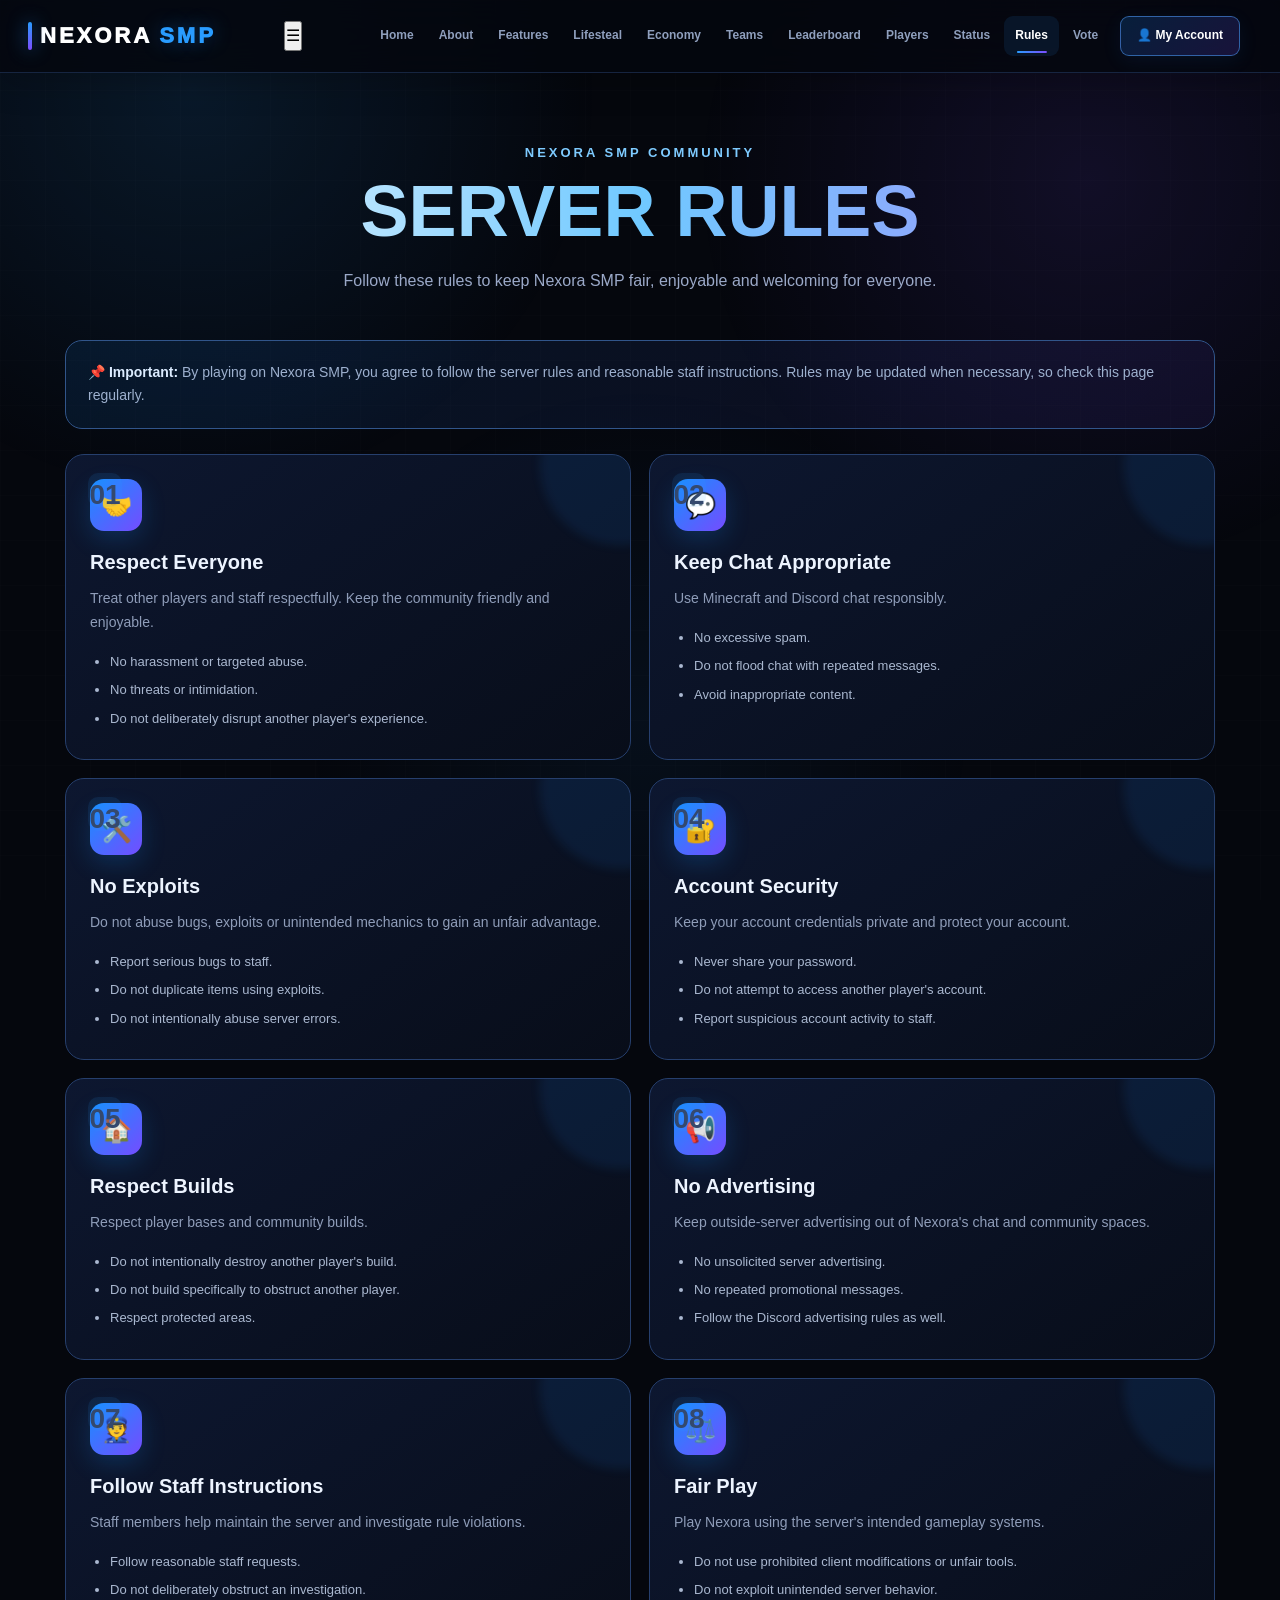
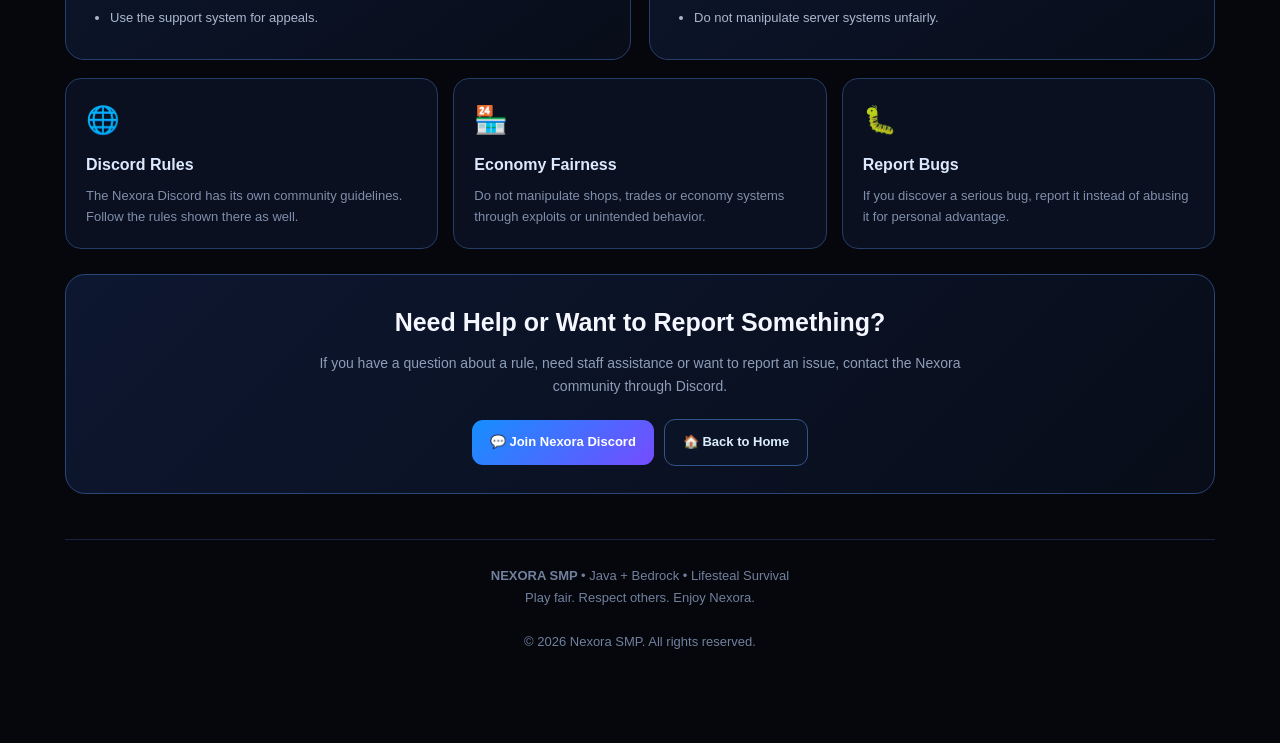
<file: rules.html>
<!DOCTYPE html>
<html lang="en">

<head>
    <meta charset="UTF-8">
    <meta name="viewport" content="width=device-width, initial-scale=1.0">

    <title>Nexora SMP | Rules</title>

    <link rel="stylesheet" href="css/nexora.css">
    <link rel="stylesheet" href="css/navbar.css">

    <style>
        * {
            box-sizing: border-box;
        }

        body {
            margin: 0;
            overflow-x: hidden;
        }

        .rules-page {
            width: 100%;
            min-height: calc(100vh - 80px);
            padding: 70px 20px 90px;
        }

        .rules-container {
            width: 100%;
            max-width: 1150px;
            margin: 0 auto;
        }

        /* =========================
           HEADER
        ========================= */

        .rules-header {
            text-align: center;
            margin-bottom: 45px;
        }

        .eyebrow {
            color: #7ecbff;
            font-size: 13px;
            font-weight: 900;
            letter-spacing: 3px;
            text-transform: uppercase;
        }

        .rules-header h1 {
            margin: 10px 0;

            font-size: clamp(42px, 7vw, 72px);
            line-height: 1.05;

            background:
                linear-gradient(
                    90deg,
                    #ffffff,
                    #70c9ff,
                    #a78bfa
                );

            -webkit-background-clip: text;
            background-clip: text;
            color: transparent;
        }

        .rules-header p {
            max-width: 720px;
            margin: 18px auto 0;

            color: #9ba9c8;
            line-height: 1.7;
            font-size: 16px;
        }

        /* =========================
           IMPORTANT NOTICE
        ========================= */

        .rules-notice {
            margin-bottom: 25px;

            padding: 20px 22px;

            background:
                linear-gradient(
                    135deg,
                    rgba(22,143,255,.10),
                    rgba(117,76,255,.08)
                );

            border: 1px solid #31558a;
            border-radius: 17px;

            color: #9eb1cf;

            line-height: 1.7;
            font-size: 14px;
        }

        .rules-notice strong {
            color: #dcecff;
        }

        /* =========================
           RULE GRID
        ========================= */

        .rules-grid {
            display: grid;

            grid-template-columns:
                repeat(2, minmax(0, 1fr));

            gap: 18px;
        }

        .rule-card {
            position: relative;

            padding: 24px;

            background:
                linear-gradient(
                    145deg,
                    #0d1730,
                    #080d19
                );

            border: 1px solid #263f6d;
            border-radius: 19px;

            overflow: hidden;

            transition:
                transform .2s ease,
                border-color .2s ease,
                box-shadow .2s ease;
        }

        .rule-card::before {
            content: "";

            position: absolute;

            top: -70px;
            right: -70px;

            width: 160px;
            height: 160px;

            background: #168fff18;

            border-radius: 50%;

            filter: blur(5px);

            pointer-events: none;
        }

        .rule-card:hover {
            transform: translateY(-3px);

            border-color: #3e72b7;

            box-shadow:
                0 15px 40px rgba(0,0,0,.35);
        }

        .rule-number {
            position: absolute;

            top: 18px;
            right: 20px;

            color: #34496e;

            font-size: 28px;
            font-weight: 900;
        }

        .rule-icon {
            width: 52px;
            height: 52px;

            display: grid;
            place-items: center;

            margin-bottom: 15px;

            border-radius: 14px;

            background:
                linear-gradient(
                    135deg,
                    #168fff,
                    #754cff
                );

            font-size: 25px;

            box-shadow:
                0 8px 25px rgba(22,143,255,.20);
        }

        .rule-card h2 {
            margin: 0 0 9px;

            color: #edf4ff;

            font-size: 20px;
        }

        .rule-card p {
            margin: 0;

            color: #8f9db9;

            font-size: 14px;
            line-height: 1.7;
        }

        .rule-list {
            margin: 15px 0 0;
            padding-left: 20px;

            color: #aab8d0;

            font-size: 13px;
            line-height: 1.8;
        }

        .rule-list li {
            margin-bottom: 5px;
        }

        /* =========================
           EXTRA RULES
        ========================= */

        .extra-rules {
            display: grid;

            grid-template-columns:
                repeat(3, minmax(0, 1fr));

            gap: 15px;

            margin-top: 18px;
        }

        .extra-card {
            padding: 20px;

            background: #0a1020;

            border: 1px solid #243d68;
            border-radius: 16px;
        }

        .extra-card-icon {
            font-size: 27px;
            margin-bottom: 10px;
        }

        .extra-card h3 {
            margin: 0 0 7px;

            color: #dce9ff;

            font-size: 16px;
        }

        .extra-card p {
            margin: 0;

            color: #7f8eaa;

            font-size: 13px;
            line-height: 1.65;
        }

        /* =========================
           SUPPORT
        ========================= */

        .support-section {
            margin-top: 25px;

            padding: 27px;

            text-align: center;

            background:
                linear-gradient(
                    135deg,
                    #0d1730,
                    #080d19
                );

            border: 1px solid #2a4777;
            border-radius: 20px;
        }

        .support-section h2 {
            margin: 0 0 10px;

            font-size: 25px;
        }

        .support-section p {
            max-width: 650px;

            margin: 0 auto 20px;

            color: #8f9db9;

            line-height: 1.7;
            font-size: 14px;
        }

        .support-buttons {
            display: flex;

            justify-content: center;
            align-items: center;

            flex-wrap: wrap;

            gap: 10px;
        }

        .support-btn {
            display: inline-flex;
            align-items: center;
            justify-content: center;

            padding: 12px 18px;

            border-radius: 11px;

            border: 1px solid #31558a;

            background: #0b1427;

            color: #dcecff;

            text-decoration: none;

            font-size: 13px;
            font-weight: 900;

            transition: .2s;
        }

        .support-btn:hover {
            border-color: #5c9be0;
            transform: translateY(-2px);
        }

        .support-btn.primary {
            border: 0;

            background:
                linear-gradient(
                    135deg,
                    #168fff,
                    #754cff
                );

            color: white;
        }

        /* =========================
           FOOTER
        ========================= */

        .rules-footer {
            margin-top: 45px;
            padding-top: 25px;

            border-top: 1px solid #182541;

            text-align: center;

            color: #71809d;

            font-size: 13px;
            line-height: 1.7;
        }

        /* =========================
           RESPONSIVE
        ========================= */

        @media (max-width: 850px) {

            .rules-grid {
                grid-template-columns: 1fr;
            }

            .extra-rules {
                grid-template-columns:
                    1fr 1fr;
            }
        }

        @media (max-width: 600px) {

            .rules-page {
                padding: 50px 15px 70px;
            }

            .rules-header {
                margin-bottom: 32px;
            }

            .rule-card {
                padding: 21px;
            }

            .extra-rules {
                grid-template-columns: 1fr;
            }

            .support-section {
                padding: 23px 18px;
            }
        }

        @media (max-width: 430px) {

            .rules-header h1 {
                font-size: 42px;
            }

            .rule-number {
                font-size: 23px;
            }
        }

        button:focus-visible,
        a:focus-visible {
            outline: 2px solid #62bdff;
            outline-offset: 3px;
        }
    </style>
</head>

<body>

    <!-- =====================================================
         NAVBAR
    ====================================================== -->

    <header class="navbar">

        <div class="nav-container">

            <a href="index.html" class="logo">
                NEXORA <span>SMP</span>
            </a>

            <button
                class="menu-btn"
                id="menuBtn"
                type="button"
                aria-label="Open menu"
                aria-expanded="false"
            >
                ☰
            </button>

            <nav class="nav-links" id="navLinks">

                <a href="index.html">
                    Home
                </a>

                <a href="about.html">
                    About
                </a>

                <a href="features.html">
                    Features
                </a>

                <a href="lifesteal.html">
                    Lifesteal
                </a>

                <a href="economy.html">
                    Economy
                </a>

                <a href="teams.html">
                    Teams
                </a>

                <a href="leaderboard.html">
                    Leaderboard
                </a>

                <a href="players.html">
                    Players
                </a>

                <a href="status.html">
                    Status
                </a>

                <a
                    href="rules.html"
                    class="active"
                >
                    Rules
                </a>

                <a href="vote.html">
                    Vote
                </a>

                <a
                    href="my_account.html"
                    class="login-btn"
                >
                    👤 My Account
                </a>

            </nav>

        </div>

    </header>


    <!-- =====================================================
         RULES
    ====================================================== -->

    <main class="rules-page">

        <div class="rules-container">


            <!-- HEADER -->

            <section class="rules-header">

                <div class="eyebrow">
                    NEXORA SMP COMMUNITY
                </div>

                <h1>
                    SERVER RULES
                </h1>

                <p>
                    Follow these rules to keep Nexora SMP
                    fair, enjoyable and welcoming for
                    everyone.
                </p>

            </section>


            <!-- NOTICE -->

            <div class="rules-notice">

                <strong>
                    📌 Important:
                </strong>

                By playing on Nexora SMP, you agree to
                follow the server rules and reasonable
                staff instructions. Rules may be updated
                when necessary, so check this page
                regularly.

            </div>


            <!-- =================================================
                 MAIN RULES
            ================================================== -->

            <section class="rules-grid">


                <!-- RULE 01 -->

                <article class="rule-card">

                    <div class="rule-number">
                        01
                    </div>

                    <div class="rule-icon">
                        🤝
                    </div>

                    <h2>
                        Respect Everyone
                    </h2>

                    <p>
                        Treat other players and staff
                        respectfully. Keep the community
                        friendly and enjoyable.
                    </p>

                    <ul class="rule-list">

                        <li>
                            No harassment or targeted abuse.
                        </li>

                        <li>
                            No threats or intimidation.
                        </li>

                        <li>
                            Do not deliberately disrupt
                            another player's experience.
                        </li>

                    </ul>

                </article>


                <!-- RULE 02 -->

                <article class="rule-card">

                    <div class="rule-number">
                        02
                    </div>

                    <div class="rule-icon">
                        💬
                    </div>

                    <h2>
                        Keep Chat Appropriate
                    </h2>

                    <p>
                        Use Minecraft and Discord chat
                        responsibly.
                    </p>

                    <ul class="rule-list">

                        <li>
                            No excessive spam.
                        </li>

                        <li>
                            Do not flood chat with repeated
                            messages.
                        </li>

                        <li>
                            Avoid inappropriate content.
                        </li>

                    </ul>

                </article>


                <!-- RULE 03 -->

                <article class="rule-card">

                    <div class="rule-number">
                        03
                    </div>

                    <div class="rule-icon">
                        🛠️
                    </div>

                    <h2>
                        No Exploits
                    </h2>

                    <p>
                        Do not abuse bugs, exploits or
                        unintended mechanics to gain an
                        unfair advantage.
                    </p>

                    <ul class="rule-list">

                        <li>
                            Report serious bugs to staff.
                        </li>

                        <li>
                            Do not duplicate items using
                            exploits.
                        </li>

                        <li>
                            Do not intentionally abuse
                            server errors.
                        </li>

                    </ul>

                </article>


                <!-- RULE 04 -->

                <article class="rule-card">

                    <div class="rule-number">
                        04
                    </div>

                    <div class="rule-icon">
                        🔐
                    </div>

                    <h2>
                        Account Security
                    </h2>

                    <p>
                        Keep your account credentials private
                        and protect your account.
                    </p>

                    <ul class="rule-list">

                        <li>
                            Never share your password.
                        </li>

                        <li>
                            Do not attempt to access another
                            player's account.
                        </li>

                        <li>
                            Report suspicious account activity
                            to staff.
                        </li>

                    </ul>

                </article>


                <!-- RULE 05 -->

                <article class="rule-card">

                    <div class="rule-number">
                        05
                    </div>

                    <div class="rule-icon">
                        🏠
                    </div>

                    <h2>
                        Respect Builds
                    </h2>

                    <p>
                        Respect player bases and community
                        builds.
                    </p>

                    <ul class="rule-list">

                        <li>
                            Do not intentionally destroy
                            another player's build.
                        </li>

                        <li>
                            Do not build specifically to
                            obstruct another player.
                        </li>

                        <li>
                            Respect protected areas.
                        </li>

                    </ul>

                </article>


                <!-- RULE 06 -->

                <article class="rule-card">

                    <div class="rule-number">
                        06
                    </div>

                    <div class="rule-icon">
                        📢
                    </div>

                    <h2>
                        No Advertising
                    </h2>

                    <p>
                        Keep outside-server advertising out
                        of Nexora's chat and community spaces.
                    </p>

                    <ul class="rule-list">

                        <li>
                            No unsolicited server advertising.
                        </li>

                        <li>
                            No repeated promotional messages.
                        </li>

                        <li>
                            Follow the Discord advertising
                            rules as well.
                        </li>

                    </ul>

                </article>


                <!-- RULE 07 -->

                <article class="rule-card">

                    <div class="rule-number">
                        07
                    </div>

                    <div class="rule-icon">
                        👮
                    </div>

                    <h2>
                        Follow Staff Instructions
                    </h2>

                    <p>
                        Staff members help maintain the server
                        and investigate rule violations.
                    </p>

                    <ul class="rule-list">

                        <li>
                            Follow reasonable staff requests.
                        </li>

                        <li>
                            Do not deliberately obstruct an
                            investigation.
                        </li>

                        <li>
                            Use the support system for appeals.
                        </li>

                    </ul>

                </article>


                <!-- RULE 08 -->

                <article class="rule-card">

                    <div class="rule-number">
                        08
                    </div>

                    <div class="rule-icon">
                        ⚖️
                    </div>

                    <h2>
                        Fair Play
                    </h2>

                    <p>
                        Play Nexora using the server's intended
                        gameplay systems.
                    </p>

                    <ul class="rule-list">

                        <li>
                            Do not use prohibited client
                            modifications or unfair tools.
                        </li>

                        <li>
                            Do not exploit unintended
                            server behavior.
                        </li>

                        <li>
                            Do not manipulate server systems
                            unfairly.
                        </li>

                    </ul>

                </article>

            </section>


            <!-- =================================================
                 EXTRA RULES
            ================================================== -->

            <section class="extra-rules">


                <article class="extra-card">

                    <div class="extra-card-icon">
                        🌐
                    </div>

                    <h3>
                        Discord Rules
                    </h3>

                    <p>
                        The Nexora Discord has its own
                        community guidelines. Follow the
                        rules shown there as well.
                    </p>

                </article>


                <article class="extra-card">

                    <div class="extra-card-icon">
                        🏪
                    </div>

                    <h3>
                        Economy Fairness
                    </h3>

                    <p>
                        Do not manipulate shops, trades or
                        economy systems through exploits
                        or unintended behavior.
                    </p>

                </article>


                <article class="extra-card">

                    <div class="extra-card-icon">
                        🐛
                    </div>

                    <h3>
                        Report Bugs
                    </h3>

                    <p>
                        If you discover a serious bug,
                        report it instead of abusing it
                        for personal advantage.
                    </p>

                </article>


            </section>


            <!-- =================================================
                 SUPPORT
            ================================================== -->

            <section class="support-section">

                <h2>
                    Need Help or Want to Report Something?
                </h2>

                <p>
                    If you have a question about a rule,
                    need staff assistance or want to report
                    an issue, contact the Nexora community
                    through Discord.
                </p>

                <div class="support-buttons">

                    <a
                        class="support-btn primary"
                        href="https://discord.gg/vSGXupYJG"
                        target="_blank"
                        rel="noopener noreferrer"
                    >
                        💬 Join Nexora Discord
                    </a>

                    <a
                        class="support-btn"
                        href="index.html"
                    >
                        🏠 Back to Home
                    </a>

                </div>

            </section>


            <!-- FOOTER -->

            <footer class="rules-footer">

                <strong>
                    NEXORA SMP
                </strong>

                • Java + Bedrock
                • Lifesteal Survival

                <br>

                Play fair. Respect others. Enjoy Nexora.

                <br><br>

                © 2026 Nexora SMP. All rights reserved.

            </footer>

        </div>

    </main>


    <!-- =====================================================
         MOBILE MENU
    ====================================================== -->

    <script>

        const menuBtn =
            document.getElementById("menuBtn");

        const navLinks =
            document.getElementById("navLinks");


        if (menuBtn && navLinks) {

            menuBtn.addEventListener(
                "click",
                function () {

                    const opened =
                        navLinks.classList.toggle(
                            "active"
                        );

                    menuBtn.setAttribute(
                        "aria-expanded",
                        opened
                            ? "true"
                            : "false"
                    );

                }
            );


            navLinks
                .querySelectorAll("a")
                .forEach(function (link) {

                    link.addEventListener(
                        "click",
                        function () {

                            navLinks.classList.remove(
                                "active"
                            );

                            menuBtn.setAttribute(
                                "aria-expanded",
                                "false"
                            );

                        }
                    );

                });

        }

    </script>

</body>

</html>
</file>
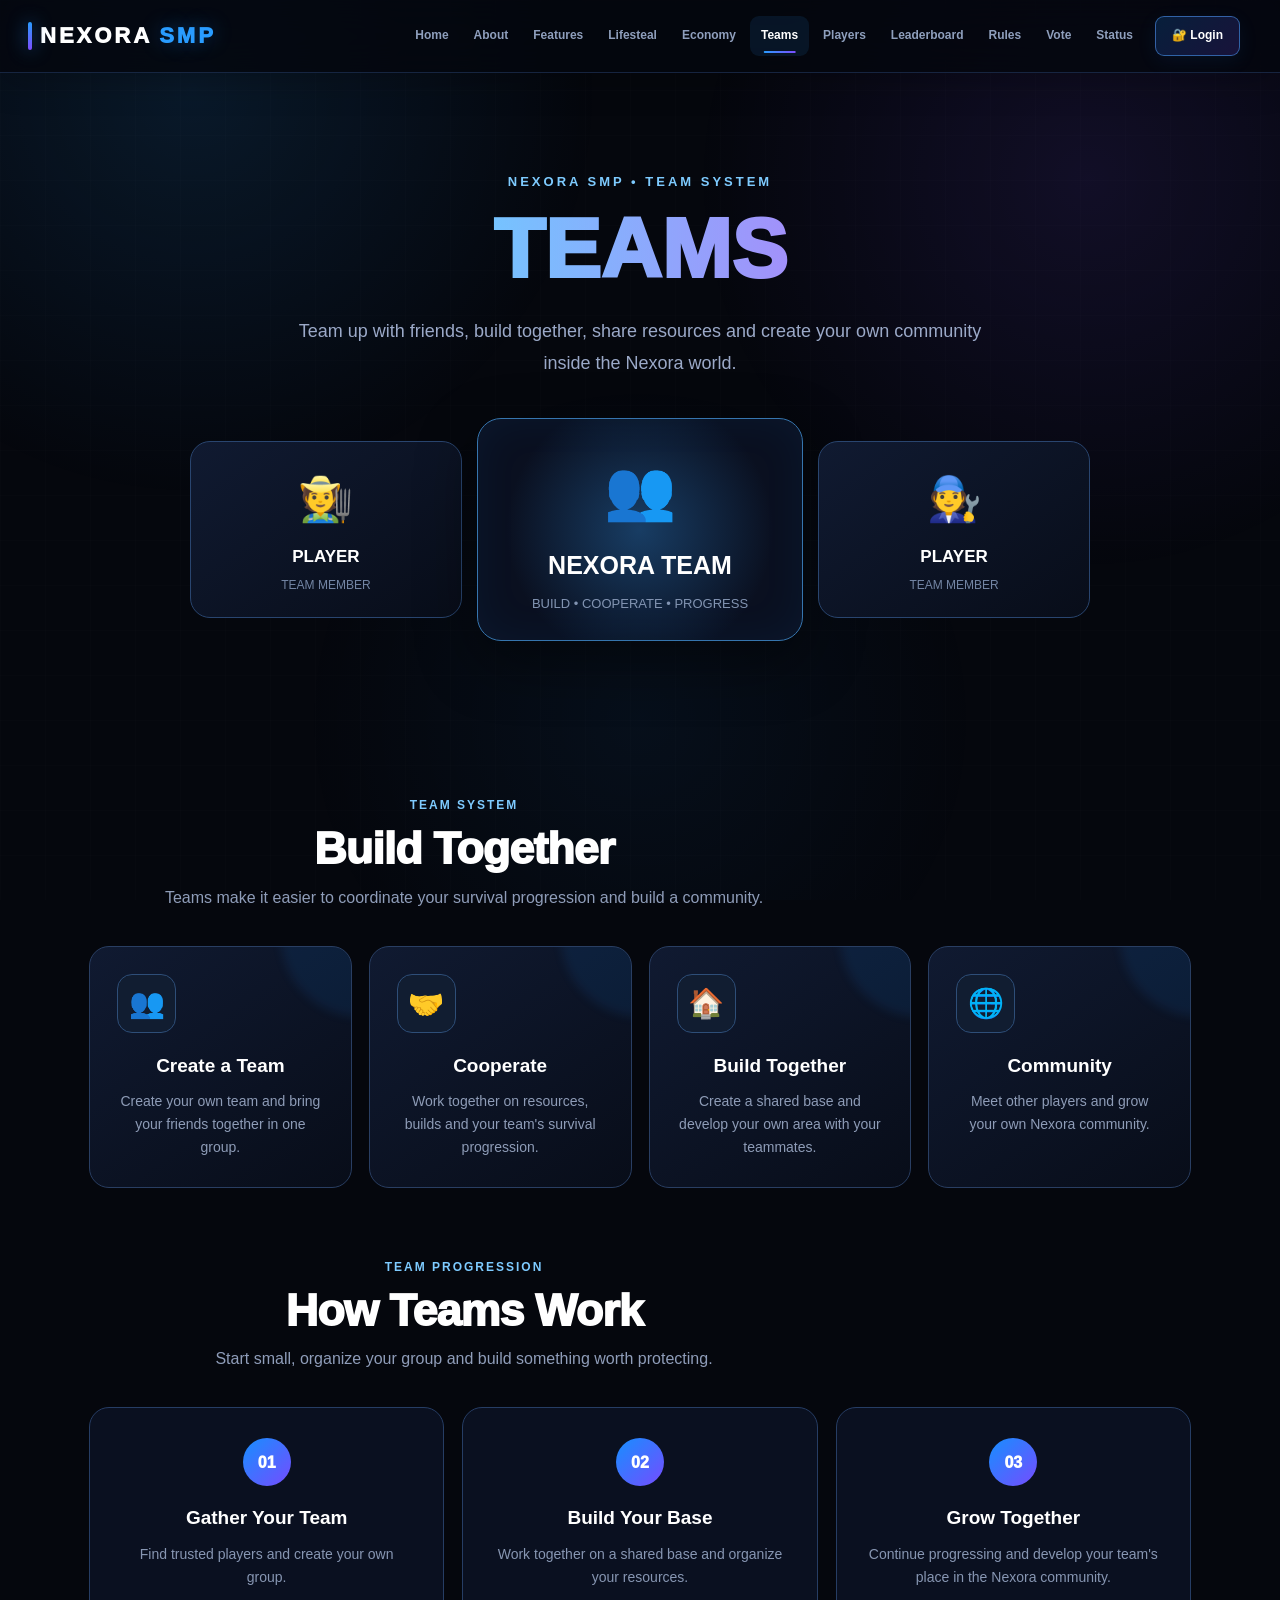
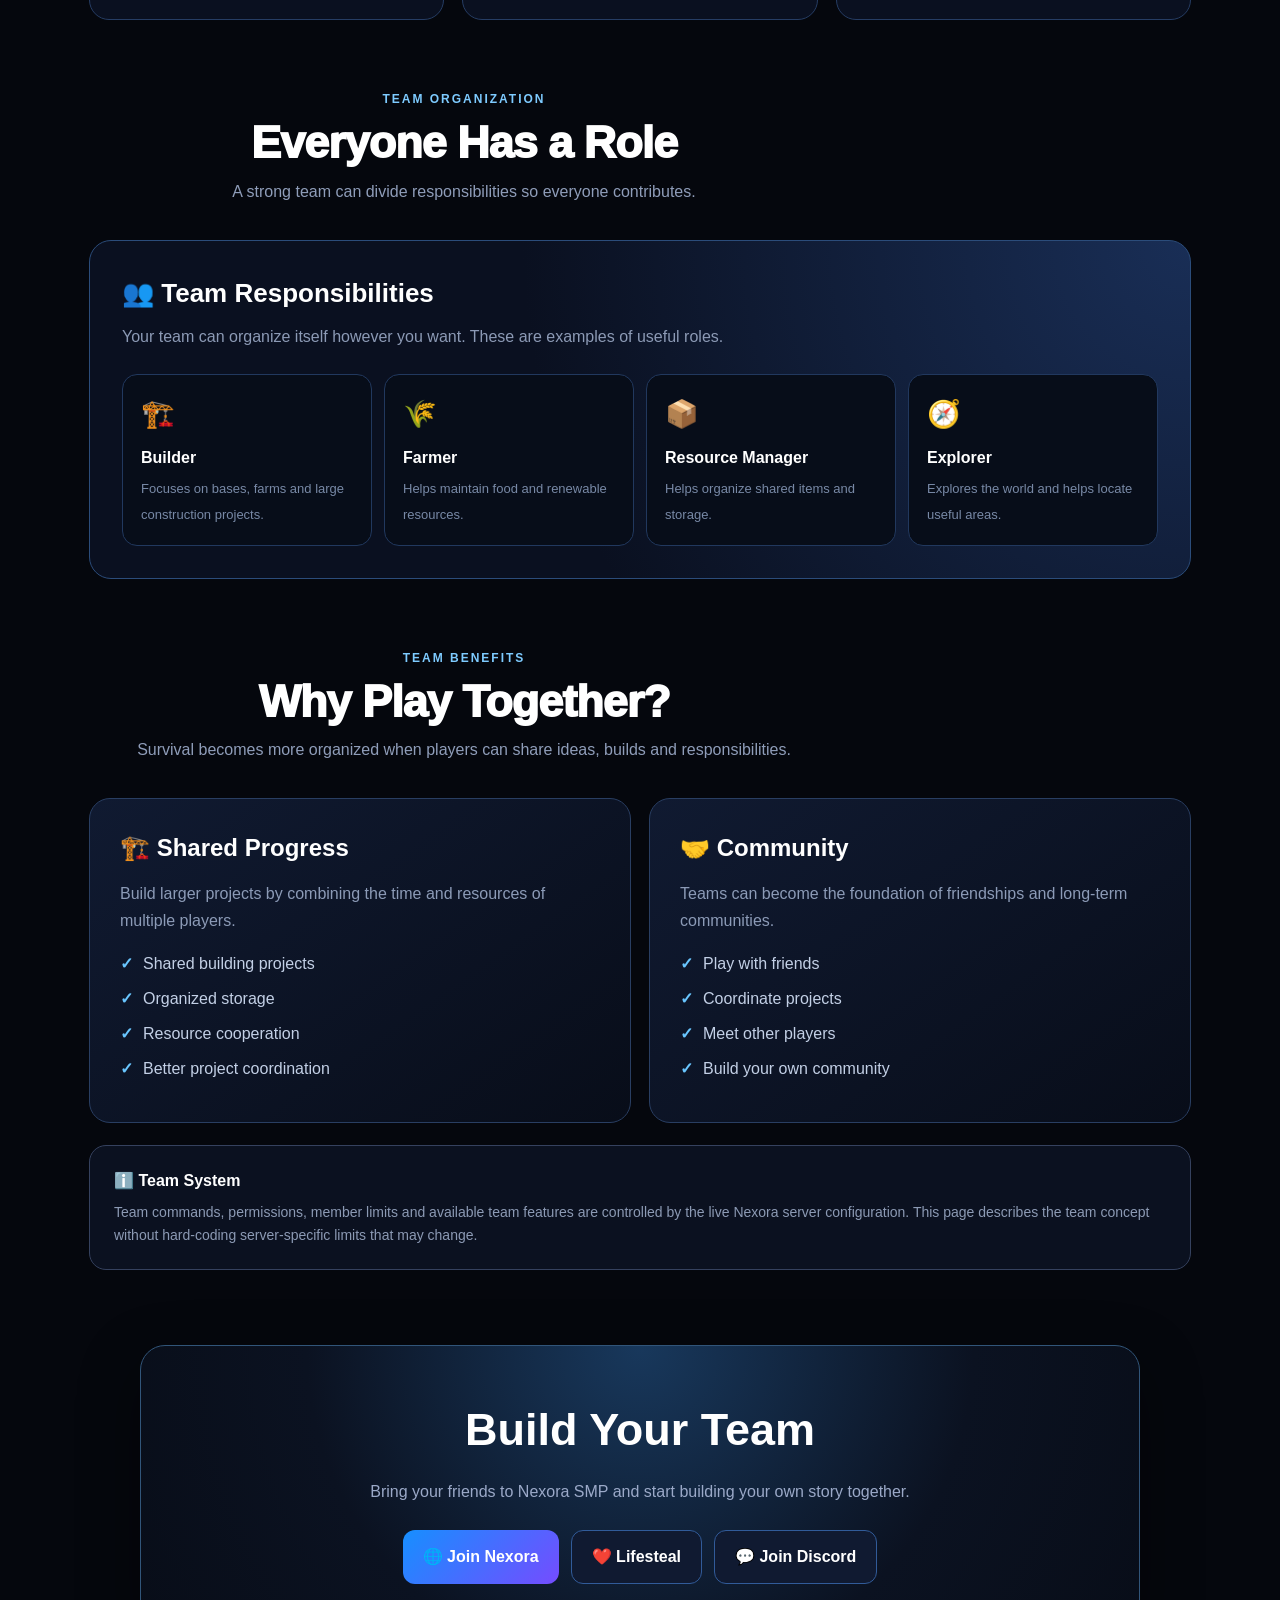
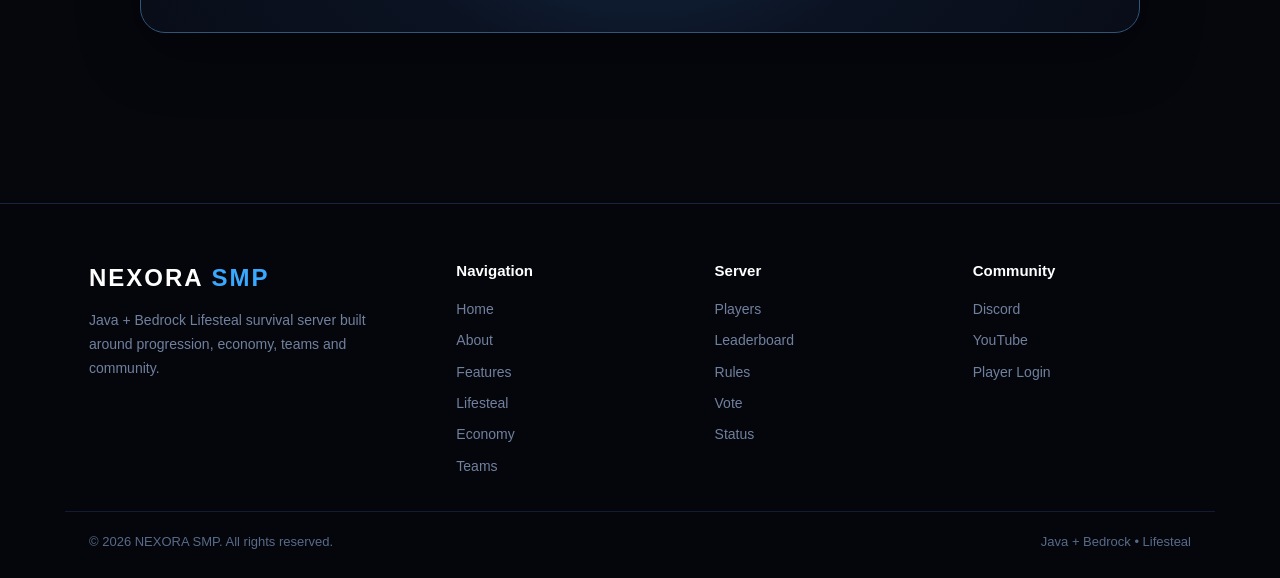
<file: teams.html>
<!DOCTYPE html>
<html lang="en">
<head>
    <meta charset="UTF-8">
    <meta name="viewport" content="width=device-width, initial-scale=1.0">

    <title>Teams | NEXORA SMP</title>

    <link rel="stylesheet" href="css/nexora.css">
    <link rel="stylesheet" href="css/navbar.css">

    <style>
        /* =========================
           TEAMS PAGE
        ========================== */

        .teams-page {
            min-height: 100vh;
        }

        /* =========================
           HERO
        ========================== */

        .teams-hero {
            max-width: 1150px;
            margin: auto;
            padding: 95px 24px 70px;
            text-align: center;
        }

        .teams-eyebrow {
            display: inline-block;
            color: #7ecbff;
            font-size: 13px;
            font-weight: 900;
            letter-spacing: 3px;
            text-transform: uppercase;
            margin-bottom: 12px;
        }

        .teams-hero h1 {
            margin: 0;

            font-size: clamp(48px, 8vw, 84px);
            line-height: 1.05;
            font-weight: 950;

            background:
                linear-gradient(
                    90deg,
                    #ffffff,
                    #70c9ff,
                    #a78bfa,
                    #ffffff
                );

            -webkit-background-clip: text;
            -webkit-text-fill-color: transparent;
            background-clip: text;
        }

        .teams-hero p {
            max-width: 720px;
            margin: 22px auto 0;

            color: #9ba9c8;
            font-size: 18px;
            line-height: 1.8;
        }

        /* =========================
           TEAM VISUAL
        ========================== */

        .team-visual {
            max-width: 900px;
            margin: 38px auto 0;

            display: grid;
            grid-template-columns: 1fr 1.2fr 1fr;
            align-items: center;
            gap: 15px;
        }

        .team-player {
            min-height: 150px;

            display: flex;
            flex-direction: column;
            justify-content: center;
            align-items: center;

            padding: 22px;

            background:
                linear-gradient(
                    145deg,
                    #101a31,
                    #080d19
                );

            border: 1px solid #29456f;
            border-radius: 20px;

            transition: .25s ease;
        }

        .team-player:hover {
            transform: translateY(-5px);
            border-color: #4387c8;
            box-shadow: 0 18px 45px rgba(0,0,0,.4);
        }

        .player-icon {
            font-size: 44px;
            margin-bottom: 9px;
        }

        .team-player strong {
            color: #ffffff;
            font-size: 17px;
        }

        .team-player span {
            margin-top: 5px;
            color: #7385a4;
            font-size: 12px;
        }

        .team-core {
            min-height: 190px;

            display: flex;
            flex-direction: column;
            justify-content: center;
            align-items: center;

            padding: 25px;

            background:
                radial-gradient(
                    circle,
                    #183d64,
                    #0a1020 68%
                );

            border: 1px solid #3675ae;
            border-radius: 24px;

            box-shadow:
                0 20px 60px rgba(0,0,0,.45),
                inset 0 0 45px rgba(40,150,255,.06);
        }

        .team-core-icon {
            font-size: 58px;
            margin-bottom: 8px;
        }

        .team-core h3 {
            margin: 0;

            color: #ffffff;
            font-size: 25px;
        }

        .team-core p {
            margin: 7px 0 0;

            color: #8294b2;
            font-size: 13px;
        }

        /* =========================
           CONTAINER
        ========================== */

        .teams-container {
            max-width: 1150px;
            margin: auto;
            padding: 15px 24px 80px;
        }

        .section-heading {
            text-align: center;
            margin: 70px 0 35px;
        }

        .section-heading .small {
            color: #7ecbff;
            font-size: 12px;
            font-weight: 900;
            letter-spacing: 2px;
            text-transform: uppercase;
        }

        .section-heading h2 {
            margin: 9px 0 10px;

            color: #ffffff;
            font-size: clamp(30px, 5vw, 45px);
        }

        .section-heading p {
            max-width: 680px;
            margin: auto;

            color: #8f9db9;
            line-height: 1.7;
        }

        /* =========================
           TEAM FEATURES
        ========================== */

        .team-grid {
            display: grid;
            grid-template-columns: repeat(4, 1fr);
            gap: 17px;
        }

        .team-card {
            position: relative;
            overflow: hidden;

            padding: 27px;
            min-height: 220px;

            background:
                linear-gradient(
                    145deg,
                    #101a31,
                    #080d19
                );

            border: 1px solid #293e62;
            border-radius: 20px;

            transition:
                transform .25s ease,
                border-color .25s ease,
                box-shadow .25s ease;
        }

        .team-card::before {
            content: "";

            position: absolute;

            width: 160px;
            height: 160px;

            right: -90px;
            top: -90px;

            border-radius: 50%;

            background: #168fff18;
            filter: blur(5px);
        }

        .team-card:hover {
            transform: translateY(-6px);

            border-color: #3b72aa;

            box-shadow:
                0 18px 45px rgba(0,0,0,.4);
        }

        .team-icon {
            position: relative;
            z-index: 1;

            width: 59px;
            height: 59px;

            display: grid;
            place-items: center;

            margin-bottom: 18px;

            border-radius: 15px;

            background: #111d31;
            border: 1px solid #2e4e78;

            font-size: 29px;
        }

        .team-card h3 {
            position: relative;
            z-index: 1;

            margin: 0 0 9px;

            color: #ffffff;
            font-size: 19px;
        }

        .team-card p {
            position: relative;
            z-index: 1;

            margin: 0;

            color: #8e9cb7;
            line-height: 1.65;
            font-size: 14px;
        }

        /* =========================
           TEAM JOURNEY
        ========================== */

        .team-steps {
            display: grid;
            grid-template-columns: repeat(3, 1fr);
            gap: 18px;
        }

        .team-step {
            position: relative;

            padding: 30px;

            background: #0a1020;

            border: 1px solid #263d64;
            border-radius: 20px;

            text-align: center;
        }

        .step-number {
            width: 48px;
            height: 48px;

            display: grid;
            place-items: center;

            margin: 0 auto 17px;

            border-radius: 50%;

            background:
                linear-gradient(
                    135deg,
                    #168fff,
                    #754cff
                );

            color: #ffffff;
            font-weight: 950;
        }

        .team-step h3 {
            margin: 0 0 9px;

            color: #ffffff;
            font-size: 19px;
        }

        .team-step p {
            margin: 0;

            color: #8796b2;
            line-height: 1.65;
            font-size: 14px;
        }

        /* =========================
           TEAM ROLES
        ========================== */

        .roles-panel {
            padding: 32px;

            background:
                radial-gradient(
                    circle at top right,
                    #192e56,
                    #0a1020 58%
                );

            border: 1px solid #2b4c7a;
            border-radius: 22px;
        }

        .roles-panel h3 {
            margin: 0 0 9px;

            color: #ffffff;
            font-size: 26px;
        }

        .roles-panel > p {
            margin: 0 0 23px;

            color: #8c9ab5;
            line-height: 1.7;
        }

        .roles-grid {
            display: grid;
            grid-template-columns: repeat(4, 1fr);
            gap: 12px;
        }

        .role {
            padding: 18px;

            background: #070d19;

            border: 1px solid #21385e;
            border-radius: 15px;
        }

        .role-icon {
            font-size: 27px;
            margin-bottom: 9px;
        }

        .role strong {
            display: block;

            color: #ffffff;
            margin-bottom: 5px;
        }

        .role span {
            color: #7889a6;
            font-size: 13px;
            line-height: 1.5;
        }

        /* =========================
           TEAM BENEFITS
        ========================== */

        .benefits {
            display: grid;
            grid-template-columns: 1fr 1fr;
            gap: 18px;
        }

        .benefit-panel {
            padding: 30px;

            background:
                linear-gradient(
                    145deg,
                    #101a31,
                    #080d19
                );

            border: 1px solid #293e62;
            border-radius: 21px;
        }

        .benefit-panel h3 {
            margin: 0 0 12px;

            color: #ffffff;
            font-size: 24px;
        }

        .benefit-panel p {
            margin: 0 0 18px;

            color: #8c9bb7;
            line-height: 1.7;
        }

        .benefit-list {
            list-style: none;

            padding: 0;
            margin: 0;
        }

        .benefit-list li {
            display: flex;
            gap: 10px;

            margin-bottom: 11px;

            color: #c3d0e6;
            line-height: 1.5;
        }

        .benefit-list li span {
            color: #69c6ff;
            font-weight: 900;
        }

        /* =========================
           TEAM NOTE
        ========================== */

        .team-note {
            margin-top: 22px;

            padding: 22px 24px;

            background: #0b1120;

            border: 1px solid #35415e;
            border-radius: 17px;
        }

        .team-note strong {
            display: block;

            color: #ffffff;
            margin-bottom: 7px;
        }

        .team-note p {
            margin: 0;

            color: #8c9ab4;
            line-height: 1.65;
            font-size: 14px;
        }

        /* =========================
           CTA
        ========================== */

        .teams-cta {
            max-width: 1000px;
            margin: 75px auto 0;

            padding: 48px 30px;

            text-align: center;

            background:
                radial-gradient(
                    circle at 50% 0,
                    #18385c,
                    #0b1221 58%,
                    #080d18
                );

            border: 1px solid #315579;
            border-radius: 25px;

            box-shadow:
                0 20px 60px rgba(0,0,0,.4);
        }

        .teams-cta h2 {
            margin: 0 0 12px;

            color: #ffffff;

            font-size: clamp(30px, 5vw, 45px);
        }

        .teams-cta p {
            max-width: 620px;

            margin: 0 auto 25px;

            color: #9ba9c8;
            line-height: 1.7;
        }

        .cta-buttons {
            display: flex;
            justify-content: center;
            flex-wrap: wrap;
            gap: 12px;
        }

        .cta-button {
            display: inline-flex;
            align-items: center;
            justify-content: center;

            padding: 13px 20px;

            border-radius: 12px;

            color: #ffffff;
            text-decoration: none;
            font-weight: 900;

            background: #101a31;

            border: 1px solid #315b99;

            transition: .2s ease;
        }

        .cta-button:hover {
            transform: translateY(-2px);
            border-color: #6a99d2;
        }

        .cta-button.primary {
            border: 0;

            background:
                linear-gradient(
                    135deg,
                    #168fff,
                    #754cff
                );
        }

        /* =========================
           FOOTER
        ========================== */

        .site-footer {
            margin-top: 90px;

            background: #04060c;

            border-top: 1px solid #182541;
        }

        .footer-container {
            max-width: 1150px;
            margin: auto;

            padding: 55px 24px 25px;

            display: grid;
            grid-template-columns: 1.5fr 1fr 1fr 1fr;

            gap: 40px;
        }

        .footer-brand h2 {
            margin: 0 0 12px;

            color: #ffffff;
            font-size: 24px;
            letter-spacing: 2px;
        }

        .footer-brand h2 span {
            color: #39a8ff;
        }

        .footer-brand p {
            max-width: 310px;

            color: #71809d;
            line-height: 1.7;
            font-size: 14px;
        }

        .footer-column h3 {
            margin: 0 0 15px;

            color: #ffffff;
            font-size: 15px;
        }

        .footer-column a {
            display: block;

            margin-bottom: 9px;

            color: #71809d;
            text-decoration: none;

            font-size: 14px;

            transition: .2s ease;
        }

        .footer-column a:hover {
            color: #70c9ff;
            transform: translateX(3px);
        }

        .footer-bottom {
            max-width: 1150px;
            margin: auto;

            padding: 20px 24px 25px;

            border-top: 1px solid #121d33;

            display: flex;
            justify-content: space-between;
            align-items: center;

            gap: 15px;

            color: #596a89;
            font-size: 13px;
        }

        /* =========================
           RESPONSIVE
        ========================== */

        @media (max-width: 950px) {

            .team-grid {
                grid-template-columns: repeat(2, 1fr);
            }

            .roles-grid {
                grid-template-columns: repeat(2, 1fr);
            }

            .footer-container {
                grid-template-columns: 1fr 1fr;
            }

        }

        @media (max-width: 760px) {

            .team-visual {
                grid-template-columns: 1fr;
                max-width: 450px;
            }

            .team-player,
            .team-core {
                min-height: 130px;
            }

            .team-steps {
                grid-template-columns: 1fr;
            }

            .benefits {
                grid-template-columns: 1fr;
            }

        }

        @media (max-width: 600px) {

            .teams-hero {
                padding: 65px 15px 50px;
            }

            .teams-hero p {
                font-size: 16px;
            }

            .teams-container {
                padding-left: 15px;
                padding-right: 15px;
            }

            .team-grid {
                grid-template-columns: 1fr;
            }

            .roles-grid {
                grid-template-columns: 1fr;
            }

            .roles-panel {
                padding: 24px;
            }

            .benefit-panel {
                padding: 24px;
            }

            .teams-cta {
                padding: 35px 22px;
            }

            .footer-container {
                grid-template-columns: 1fr;
                gap: 28px;
            }

            .footer-bottom {
                flex-direction: column;
                text-align: center;
            }

        }
    </style>
</head>

<body>

<div class="teams-page">

    <!-- =========================
         NAVBAR
    ========================== -->

    <header class="navbar">

        <div class="nav-container">

            <a href="index.html" class="logo">
                NEXORA <span>SMP</span>
            </a>

            <button
                class="mobile-menu-btn"
                type="button"
                aria-label="Open navigation"
                onclick="toggleMenu()">
                ☰
            </button>

            <nav class="nav-links" id="mainNav">

                <a href="index.html">Home</a>

                <a href="about.html">About</a>

                <a href="features.html">Features</a>

                <a href="lifesteal.html">Lifesteal</a>

                <a href="economy.html">Economy</a>

                <a href="teams.html" class="active">
                    Teams
                </a>

                <a href="players.html">
                    Players
                </a>

                <a href="leaderboard.html">
                    Leaderboard
                </a>

                <a href="rules.html">
                    Rules
                </a>

                <a href="vote.html">
                    Vote
                </a>

                <a href="status.html">
                    Status
                </a>

                <a href="login.html" class="login-btn">
                    🔐 Login
                </a>

            </nav>

        </div>

    </header>


    <!-- =========================
         MAIN
    ========================== -->

    <main>

        <!-- HERO -->

        <section class="teams-hero">

            <div class="teams-eyebrow">
                NEXORA SMP • TEAM SYSTEM
            </div>

            <h1>TEAMS</h1>

            <p>
                Team up with friends, build together, share
                resources and create your own community inside
                the Nexora world.
            </p>


            <!-- TEAM VISUAL -->

            <div class="team-visual">

                <div class="team-player">

                    <div class="player-icon">
                        🧑‍🌾
                    </div>

                    <strong>PLAYER</strong>

                    <span>TEAM MEMBER</span>

                </div>


                <div class="team-core">

                    <div class="team-core-icon">
                        👥
                    </div>

                    <h3>NEXORA TEAM</h3>

                    <p>
                        BUILD • COOPERATE • PROGRESS
                    </p>

                </div>


                <div class="team-player">

                    <div class="player-icon">
                        🧑‍🔧
                    </div>

                    <strong>PLAYER</strong>

                    <span>TEAM MEMBER</span>

                </div>

            </div>

        </section>


        <section class="teams-container">


            <!-- =========================
                 CORE FEATURES
            ========================== -->

            <div class="section-heading">

                <div class="small">
                    TEAM SYSTEM
                </div>

                <h2>Build Together</h2>

                <p>
                    Teams make it easier to coordinate your
                    survival progression and build a community.
                </p>

            </div>


            <div class="team-grid">

                <div class="team-card">

                    <div class="team-icon">
                        👥
                    </div>

                    <h3>Create a Team</h3>

                    <p>
                        Create your own team and bring your
                        friends together in one group.
                    </p>

                </div>


                <div class="team-card">

                    <div class="team-icon">
                        🤝
                    </div>

                    <h3>Cooperate</h3>

                    <p>
                        Work together on resources, builds and
                        your team's survival progression.
                    </p>

                </div>


                <div class="team-card">

                    <div class="team-icon">
                        🏠
                    </div>

                    <h3>Build Together</h3>

                    <p>
                        Create a shared base and develop your
                        own area with your teammates.
                    </p>

                </div>


                <div class="team-card">

                    <div class="team-icon">
                        🌐
                    </div>

                    <h3>Community</h3>

                    <p>
                        Meet other players and grow your own
                        Nexora community.
                    </p>

                </div>

            </div>


            <!-- =========================
                 HOW TEAMS WORK
            ========================== -->

            <div class="section-heading">

                <div class="small">
                    TEAM PROGRESSION
                </div>

                <h2>How Teams Work</h2>

                <p>
                    Start small, organize your group and build
                    something worth protecting.
                </p>

            </div>


            <div class="team-steps">

                <div class="team-step">

                    <div class="step-number">
                        01
                    </div>

                    <h3>Gather Your Team</h3>

                    <p>
                        Find trusted players and create your
                        own group.
                    </p>

                </div>


                <div class="team-step">

                    <div class="step-number">
                        02
                    </div>

                    <h3>Build Your Base</h3>

                    <p>
                        Work together on a shared base and
                        organize your resources.
                    </p>

                </div>


                <div class="team-step">

                    <div class="step-number">
                        03
                    </div>

                    <h3>Grow Together</h3>

                    <p>
                        Continue progressing and develop your
                        team's place in the Nexora community.
                    </p>

                </div>

            </div>


            <!-- =========================
                 TEAM ROLES
            ========================== -->

            <div class="section-heading">

                <div class="small">
                    TEAM ORGANIZATION
                </div>

                <h2>Everyone Has a Role</h2>

                <p>
                    A strong team can divide responsibilities
                    so everyone contributes.
                </p>

            </div>


            <div class="roles-panel">

                <h3>👥 Team Responsibilities</h3>

                <p>
                    Your team can organize itself however you
                    want. These are examples of useful roles.
                </p>


                <div class="roles-grid">

                    <div class="role">

                        <div class="role-icon">
                            🏗️
                        </div>

                        <strong>Builder</strong>

                        <span>
                            Focuses on bases, farms and
                            large construction projects.
                        </span>

                    </div>


                    <div class="role">

                        <div class="role-icon">
                            🌾
                        </div>

                        <strong>Farmer</strong>

                        <span>
                            Helps maintain food and
                            renewable resources.
                        </span>

                    </div>


                    <div class="role">

                        <div class="role-icon">
                            📦
                        </div>

                        <strong>Resource Manager</strong>

                        <span>
                            Helps organize shared items
                            and storage.
                        </span>

                    </div>


                    <div class="role">

                        <div class="role-icon">
                            🧭
                        </div>

                        <strong>Explorer</strong>

                        <span>
                            Explores the world and helps
                            locate useful areas.
                        </span>

                    </div>

                </div>

            </div>


            <!-- =========================
                 BENEFITS
            ========================== -->

            <div class="section-heading">

                <div class="small">
                    TEAM BENEFITS
                </div>

                <h2>Why Play Together?</h2>

                <p>
                    Survival becomes more organized when players
                    can share ideas, builds and responsibilities.
                </p>

            </div>


            <div class="benefits">

                <div class="benefit-panel">

                    <h3>
                        🏗️ Shared Progress
                    </h3>

                    <p>
                        Build larger projects by combining
                        the time and resources of multiple
                        players.
                    </p>

                    <ul class="benefit-list">

                        <li>
                            <span>✓</span>
                            Shared building projects
                        </li>

                        <li>
                            <span>✓</span>
                            Organized storage
                        </li>

                        <li>
                            <span>✓</span>
                            Resource cooperation
                        </li>

                        <li>
                            <span>✓</span>
                            Better project coordination
                        </li>

                    </ul>

                </div>


                <div class="benefit-panel">

                    <h3>
                        🤝 Community
                    </h3>

                    <p>
                        Teams can become the foundation of
                        friendships and long-term communities.
                    </p>

                    <ul class="benefit-list">

                        <li>
                            <span>✓</span>
                            Play with friends
                        </li>

                        <li>
                            <span>✓</span>
                            Coordinate projects
                        </li>

                        <li>
                            <span>✓</span>
                            Meet other players
                        </li>

                        <li>
                            <span>✓</span>
                            Build your own community
                        </li>

                    </ul>

                </div>

            </div>


            <!-- =========================
                 NOTE
            ========================== -->

            <div class="team-note">

                <strong>
                    ℹ️ Team System
                </strong>

                <p>
                    Team commands, permissions, member limits and
                    available team features are controlled by the
                    live Nexora server configuration. This page
                    describes the team concept without hard-coding
                    server-specific limits that may change.
                </p>

            </div>


            <!-- =========================
                 CTA
            ========================== -->

            <section class="teams-cta">

                <h2>
                    Build Your Team
                </h2>

                <p>
                    Bring your friends to Nexora SMP and start
                    building your own story together.
                </p>

                <div class="cta-buttons">

                    <a
                        href="index.html"
                        class="cta-button primary">
                        🌐 Join Nexora
                    </a>

                    <a
                        href="lifesteal.html"
                        class="cta-button">
                        ❤️ Lifesteal
                    </a>

                    <a
                        href="https://discord.gg/vSGXupYJG"
                        target="_blank"
                        rel="noopener noreferrer"
                        class="cta-button">
                        💬 Join Discord
                    </a>

                </div>

            </section>

        </section>

    </main>


    <!-- =========================
         FOOTER
    ========================== -->

    <footer class="site-footer">

        <div class="footer-container">

            <div class="footer-brand">

                <h2>
                    NEXORA <span>SMP</span>
                </h2>

                <p>
                    Java + Bedrock Lifesteal survival server
                    built around progression, economy, teams
                    and community.
                </p>

            </div>


            <div class="footer-column">

                <h3>Navigation</h3>

                <a href="index.html">
                    Home
                </a>

                <a href="about.html">
                    About
                </a>

                <a href="features.html">
                    Features
                </a>

                <a href="lifesteal.html">
                    Lifesteal
                </a>

                <a href="economy.html">
                    Economy
                </a>

                <a href="teams.html">
                    Teams
                </a>

            </div>


            <div class="footer-column">

                <h3>Server</h3>

                <a href="players.html">
                    Players
                </a>

                <a href="leaderboard.html">
                    Leaderboard
                </a>

                <a href="rules.html">
                    Rules
                </a>

                <a href="vote.html">
                    Vote
                </a>

                <a href="status.html">
                    Status
                </a>

            </div>


            <div class="footer-column">

                <h3>Community</h3>

                <a
                    href="https://discord.gg/vSGXupYJG"
                    target="_blank"
                    rel="noopener noreferrer">
                    Discord
                </a>

                <a
                    href="https://youtube.com/"
                    target="_blank"
                    rel="noopener noreferrer">
                    YouTube
                </a>

                <a href="login.html">
                    Player Login
                </a>

            </div>

        </div>


        <div class="footer-bottom">

            <span>
                © 2026 NEXORA SMP. All rights reserved.
            </span>

            <span>
                Java + Bedrock • Lifesteal
            </span>

        </div>

    </footer>

</div>


<!-- =========================
     MOBILE NAVIGATION
========================== -->

<script>

function toggleMenu() {

    const nav = document.getElementById("mainNav");

    if (!nav) return;

    nav.classList.toggle("active");

}


document.querySelectorAll(".nav-links a").forEach(link => {

    link.addEventListener("click", () => {

        const nav = document.getElementById("mainNav");

        if (nav) {
            nav.classList.remove("active");
        }

    });

});

</script>

</body>
</html>
</file>
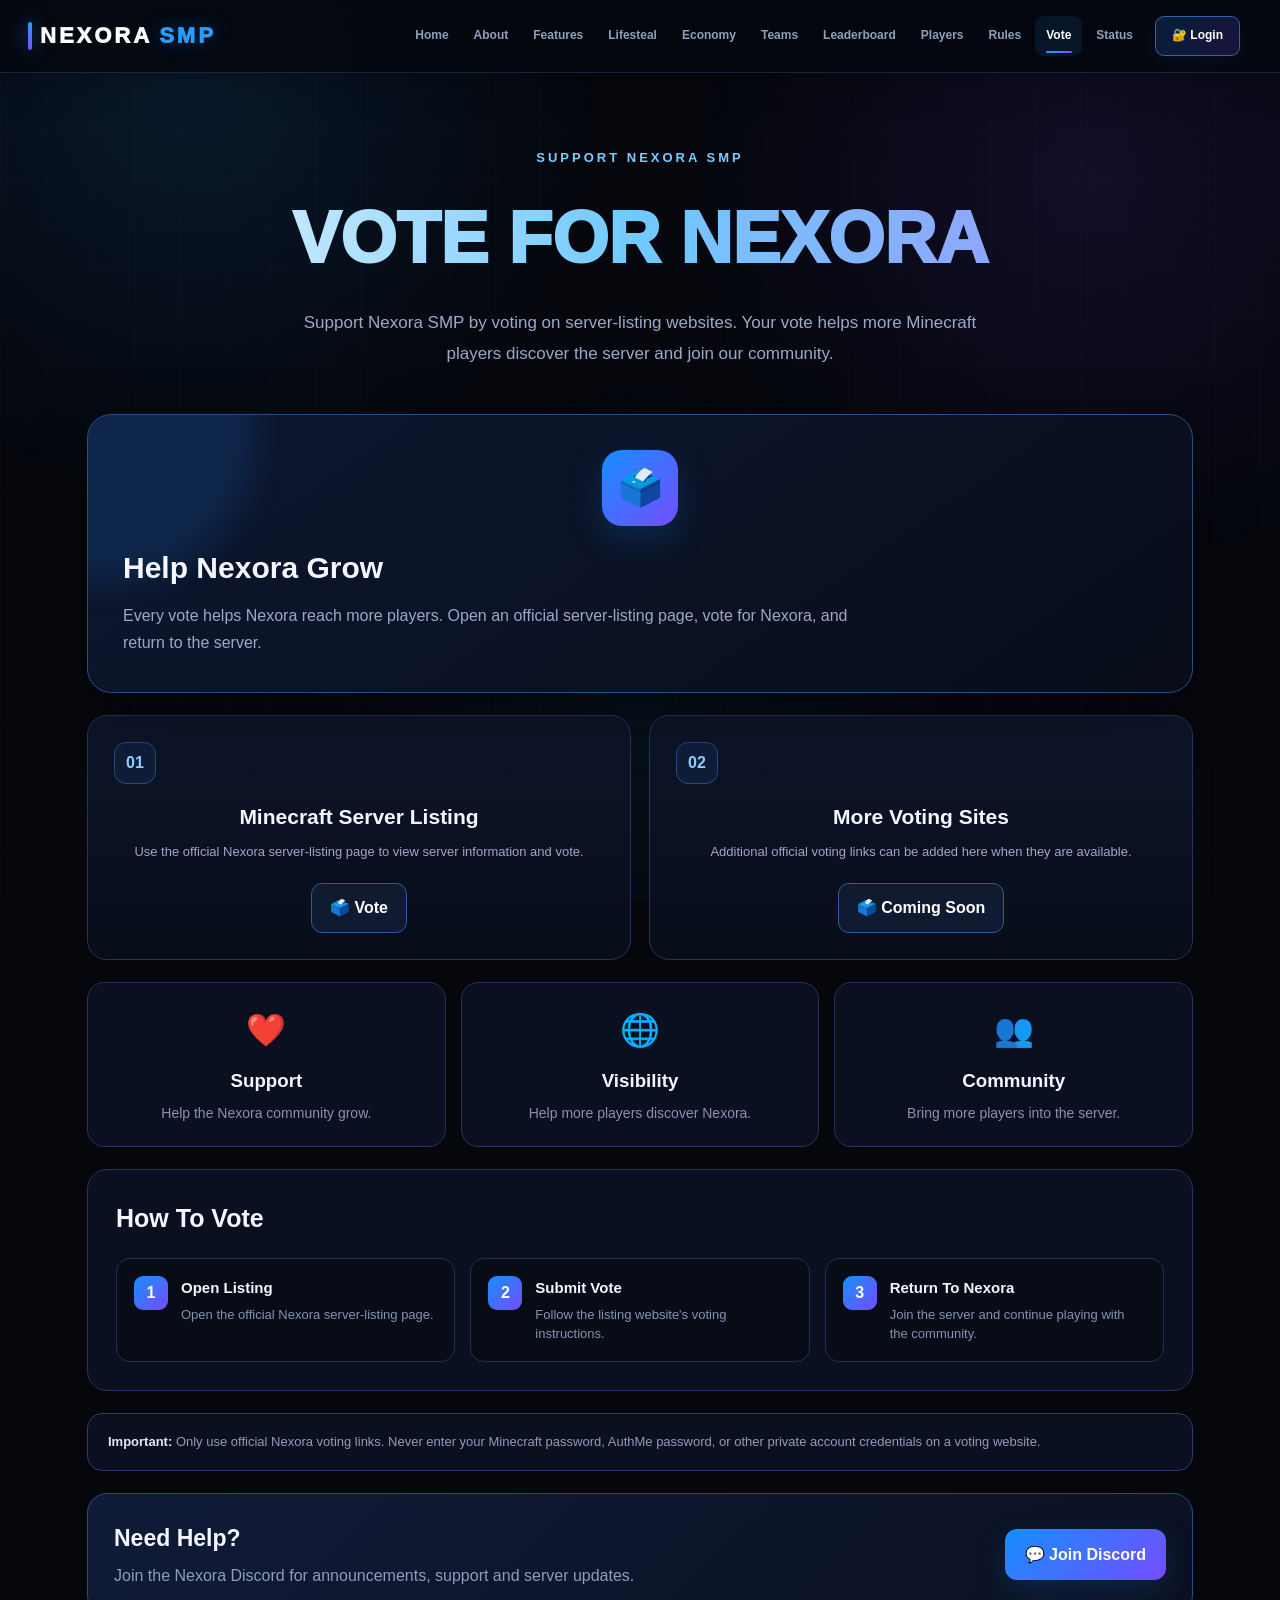
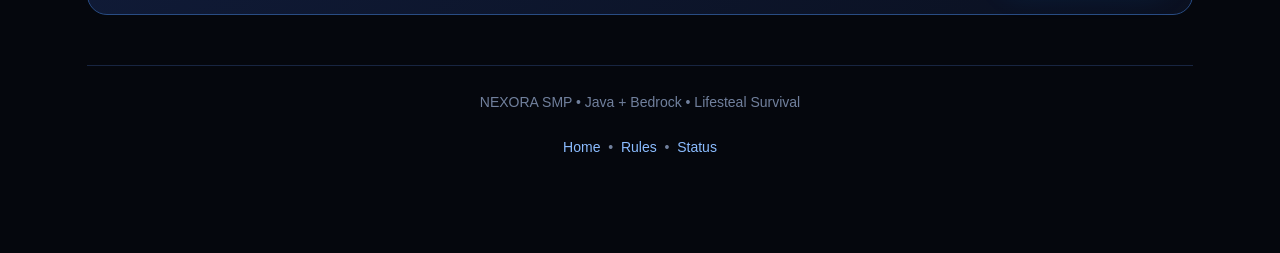
<file: vote.html>
<!DOCTYPE html>
<html lang="en">
<head>
    <meta charset="UTF-8">
    <meta name="viewport" content="width=device-width, initial-scale=1.0">

    <title>Vote | Nexora SMP</title>

    <!-- NEXORA GLOBAL CSS -->
    <link rel="stylesheet" href="css/nexora.css">

    <!-- NEXORA NAVBAR CSS -->
    <link rel="stylesheet" href="css/navbar.css">

    <style>
        /* ==================================================
           VOTE PAGE
        ================================================== */

        .vote-page {
            width: 100%;
            max-width: 1150px;
            margin: 0 auto;
            padding: 0 22px 70px;
        }

        /* HERO */

        .vote-hero {
            text-align: center;
            padding: 75px 15px 45px;
        }

        .vote-eyebrow {
            color: #7ecbff;
            font-size: 13px;
            font-weight: 900;
            letter-spacing: 3px;
            text-transform: uppercase;
        }

        .vote-hero h1 {
            margin: 12px 0;
            font-size: clamp(42px, 7vw, 72px);
            font-weight: 950;

            background: linear-gradient(
                90deg,
                #ffffff,
                #70c9ff,
                #a78bfa
            );

            -webkit-background-clip: text;
            background-clip: text;
            color: transparent;
        }

        .vote-hero p {
            max-width: 720px;
            margin: 0 auto;
            color: #9ba9c8;
            font-size: 17px;
            line-height: 1.8;
        }

        /* MAIN CARD */

        .vote-main {
            position: relative;
            overflow: hidden;

            background:
                linear-gradient(
                    145deg,
                    #0d1730,
                    #080d19
                );

            border: 1px solid #2a4d82;
            border-radius: 24px;

            padding: 35px;

            box-shadow:
                0 20px 60px rgba(0, 0, 0, .35);
        }

        .vote-main::before {
            content: "";

            position: absolute;

            width: 300px;
            height: 300px;

            left: -130px;
            top: -130px;

            border-radius: 50%;

            background: #168fff22;

            filter: blur(15px);

            pointer-events: none;
        }

        .vote-main-content {
            position: relative;
            z-index: 1;
        }

        .vote-icon {
            width: 76px;
            height: 76px;

            display: grid;
            place-items: center;

            border-radius: 20px;

            margin-bottom: 18px;

            font-size: 36px;

            background:
                linear-gradient(
                    135deg,
                    #168fff,
                    #754cff
                );

            box-shadow:
                0 12px 35px #168fff33;
        }

        .vote-main h2 {
            margin: 0 0 10px;
            font-size: 30px;
        }

        .vote-main p {
            max-width: 760px;
            margin: 0;

            color: #9ba9c8;
            line-height: 1.7;
        }

        /* VOTE GRID */

        .vote-grid {
            display: grid;

            grid-template-columns:
                repeat(2, minmax(0, 1fr));

            gap: 18px;

            margin-top: 22px;
        }

        .vote-card {
            background:
                linear-gradient(
                    180deg,
                    #0d1529,
                    #080d19
                );

            border: 1px solid #24345f;
            border-radius: 20px;

            padding: 26px;

            transition:
                transform .2s ease,
                border-color .2s ease,
                box-shadow .2s ease;
        }

        .vote-card:hover {
            transform: translateY(-4px);

            border-color: #3c78c4;

            box-shadow:
                0 18px 45px rgba(0, 0, 0, .35);
        }

        .vote-number {
            width: 42px;
            height: 42px;

            display: grid;
            place-items: center;

            margin-bottom: 16px;

            border-radius: 12px;

            background: #101d39;
            border: 1px solid #294a7d;

            color: #8bd4ff;

            font-weight: 900;
        }

        .vote-card h3 {
            margin: 0 0 9px;
            font-size: 21px;
        }

        .vote-card p {
            margin: 0 0 20px;

            color: #9ba9c8;

            line-height: 1.6;
        }

        .vote-btn {
            display: inline-flex;

            align-items: center;
            justify-content: center;

            min-height: 44px;

            padding: 11px 18px;

            border-radius: 11px;

            border: 1px solid #31589b;

            background: #101a31;

            color: white;

            text-decoration: none;

            font-weight: 800;

            transition: .2s;
        }

        .vote-btn:hover {
            border-color: #5aaeff;
            background: #132343;
            transform: translateY(-2px);
        }

        /* REWARDS */

        .reward-section {
            display: grid;

            grid-template-columns:
                repeat(3, minmax(0, 1fr));

            gap: 15px;

            margin-top: 22px;
        }

        .reward-card {
            padding: 22px;

            text-align: center;

            background: #0a1020;

            border: 1px solid #24345f;
            border-radius: 17px;
        }

        .reward-icon {
            margin-bottom: 10px;
            font-size: 32px;
        }

        .reward-card h3 {
            margin: 0 0 7px;
        }

        .reward-card p {
            margin: 0;

            color: #8493b2;

            font-size: 14px;

            line-height: 1.5;
        }

        /* HOW TO VOTE */

        .how-to-vote {
            margin-top: 22px;

            padding: 28px;

            background: #0a1020;

            border: 1px solid #24345f;
            border-radius: 20px;
        }

        .how-to-vote h2 {
            margin: 0 0 20px;
            font-size: 25px;
        }

        .steps {
            display: grid;

            grid-template-columns:
                repeat(3, minmax(0, 1fr));

            gap: 15px;
        }

        .step {
            display: flex;

            gap: 13px;

            padding: 17px;

            background: #070c17;

            border: 1px solid #1d3156;
            border-radius: 14px;
        }

        .step-number {
            flex-shrink: 0;

            width: 34px;
            height: 34px;

            display: grid;
            place-items: center;

            border-radius: 9px;

            background:
                linear-gradient(
                    135deg,
                    #168fff,
                    #754cff
                );

            color: white;

            font-weight: 900;
        }

        .step h3 {
            margin: 0 0 5px;
            font-size: 15px;
        }

        .step p {
            margin: 0;

            color: #8493b2;

            font-size: 13px;

            line-height: 1.5;
        }

        /* NOTICE */

        .vote-notice {
            margin-top: 22px;

            padding: 18px 20px;

            background: #0a1020;

            border: 1px solid #2a3f67;
            border-radius: 15px;

            color: #8f9db9;

            font-size: 13px;

            line-height: 1.6;
        }

        .vote-notice strong {
            color: #dce9ff;
        }

        /* DISCORD */

        .discord-box {
            display: flex;

            align-items: center;
            justify-content: space-between;

            gap: 20px;

            margin-top: 22px;
            padding: 26px;

            background:
                linear-gradient(
                    135deg,
                    #101b38,
                    #0a1020
                );

            border: 1px solid #294c83;
            border-radius: 20px;
        }

        .discord-box h2 {
            margin: 0 0 7px;
            font-size: 23px;
        }

        .discord-box p {
            margin: 0;

            color: #8f9db9;

            line-height: 1.5;
        }

        .discord-btn {
            flex-shrink: 0;

            display: inline-flex;

            align-items: center;
            justify-content: center;

            padding: 13px 20px;

            border-radius: 12px;

            background:
                linear-gradient(
                    135deg,
                    #168fff,
                    #754cff
                );

            color: white;

            text-decoration: none;

            font-weight: 900;

            box-shadow:
                0 10px 30px #168fff2b;

            transition: .2s;
        }

        .discord-btn:hover {
            transform: translateY(-2px);
        }

        /* FOOTER */

        .vote-footer {
            margin-top: 50px;

            padding: 25px;

            border-top: 1px solid #182541;

            text-align: center;

            color: #71809d;

            font-size: 14px;
        }

        .vote-footer a {
            color: #8bbcff;
            text-decoration: none;
        }

        .vote-footer a:hover {
            text-decoration: underline;
        }

        /* ==================================================
           MOBILE
        ================================================== */

        @media (max-width: 850px) {

            .vote-grid {
                grid-template-columns: 1fr;
            }

            .reward-section {
                grid-template-columns: 1fr;
            }

            .steps {
                grid-template-columns: 1fr;
            }

            .discord-box {
                flex-direction: column;
                align-items: flex-start;
            }

        }

        @media (max-width: 600px) {

            .vote-page {
                padding:
                    0 15px 55px;
            }

            .vote-hero {
                padding:
                    55px 10px 35px;
            }

            .vote-hero h1 {
                font-size: 43px;
            }

            .vote-hero p {
                font-size: 15px;
            }

            .vote-main {
                padding: 23px;
                border-radius: 19px;
            }

            .vote-main h2 {
                font-size: 25px;
            }

            .vote-card {
                padding: 21px;
            }

            .how-to-vote {
                padding: 22px;
            }

            .discord-box {
                padding: 22px;
            }

            .discord-btn {
                width: 100%;
            }

        }

        @media (max-width: 420px) {

            .vote-hero h1 {
                font-size: 37px;
            }

            .vote-icon {
                width: 64px;
                height: 64px;
                font-size: 30px;
            }

            .vote-card h3 {
                font-size: 19px;
            }

        }

        @media (prefers-reduced-motion: reduce) {

            .vote-card,
            .vote-btn,
            .discord-btn {
                transition: none;
            }

        }
    </style>
</head>

<body>

<!-- ==================================================
     NAVBAR
================================================== -->

<header class="navbar">

    <div class="nav-container">

        <a href="index.html" class="logo">
            NEXORA <span>SMP</span>
        </a>

        <button
            class="mobile-menu-btn"
            id="mobileMenuBtn"
            aria-label="Open navigation menu"
            aria-expanded="false"
            type="button"
        >
            ☰
        </button>

        <nav class="nav-links" id="navLinks">

            <a href="index.html">Home</a>

            <a href="about.html">About</a>

            <a href="features.html">Features</a>

            <a href="lifesteal.html">Lifesteal</a>

            <a href="economy.html">Economy</a>

            <a href="teams.html">Teams</a>

            <a href="leaderboard.html">Leaderboard</a>

            <a href="players.html">Players</a>

            <a href="rules.html">Rules</a>

            <a href="vote.html" class="active">Vote</a>

            <a href="status.html">Status</a>

            <a href="login.html" class="login-btn">
                🔐 Login
            </a>

        </nav>

    </div>

</header>


<!-- ==================================================
     MAIN
================================================== -->

<main>

    <section class="vote-hero">

        <div class="vote-eyebrow">
            SUPPORT NEXORA SMP
        </div>

        <h1>
            VOTE FOR NEXORA
        </h1>

        <p>
            Support Nexora SMP by voting on server-listing
            websites. Your vote helps more Minecraft players
            discover the server and join our community.
        </p>

    </section>


    <section class="vote-page">

        <!-- MAIN INTRO -->

        <div class="vote-main">

            <div class="vote-main-content">

                <div class="vote-icon">
                    🗳️
                </div>

                <h2>
                    Help Nexora Grow
                </h2>

                <p>
                    Every vote helps Nexora reach more players.
                    Open an official server-listing page, vote
                    for Nexora, and return to the server.
                </p>

            </div>

        </div>


        <!-- VOTING OPTIONS -->

        <div class="vote-grid">

            <article class="vote-card">

                <div class="vote-number">
                    01
                </div>

                <h3>
                    Minecraft Server Listing
                </h3>

                <p>
                    Use the official Nexora server-listing
                    page to view server information and vote.
                </p>

                <a
                    href="#"
                    class="vote-btn"
                    onclick="comingSoon(event)"
                >
                    🗳️ Vote
                </a>

            </article>


            <article class="vote-card">

                <div class="vote-number">
                    02
                </div>

                <h3>
                    More Voting Sites
                </h3>

                <p>
                    Additional official voting links can be
                    added here when they are available.
                </p>

                <a
                    href="#"
                    class="vote-btn"
                    onclick="comingSoon(event)"
                >
                    🗳️ Coming Soon
                </a>

            </article>

        </div>


        <!-- SUPPORT CARDS -->

        <div class="reward-section">

            <article class="reward-card">

                <div class="reward-icon">
                    ❤️
                </div>

                <h3>
                    Support
                </h3>

                <p>
                    Help the Nexora community grow.
                </p>

            </article>


            <article class="reward-card">

                <div class="reward-icon">
                    🌐
                </div>

                <h3>
                    Visibility
                </h3>

                <p>
                    Help more players discover Nexora.
                </p>

            </article>


            <article class="reward-card">

                <div class="reward-icon">
                    👥
                </div>

                <h3>
                    Community
                </h3>

                <p>
                    Bring more players into the server.
                </p>

            </article>

        </div>


        <!-- HOW TO VOTE -->

        <section class="how-to-vote">

            <h2>
                How To Vote
            </h2>

            <div class="steps">

                <article class="step">

                    <div class="step-number">
                        1
                    </div>

                    <div>

                        <h3>
                            Open Listing
                        </h3>

                        <p>
                            Open the official Nexora
                            server-listing page.
                        </p>

                    </div>

                </article>


                <article class="step">

                    <div class="step-number">
                        2
                    </div>

                    <div>

                        <h3>
                            Submit Vote
                        </h3>

                        <p>
                            Follow the listing website's
                            voting instructions.
                        </p>

                    </div>

                </article>


                <article class="step">

                    <div class="step-number">
                        3
                    </div>

                    <div>

                        <h3>
                            Return To Nexora
                        </h3>

                        <p>
                            Join the server and continue
                            playing with the community.
                        </p>

                    </div>

                </article>

            </div>

        </section>


        <!-- SECURITY NOTICE -->

        <div class="vote-notice">

            <strong>Important:</strong>

            Only use official Nexora voting links.
            Never enter your Minecraft password,
            AuthMe password, or other private account
            credentials on a voting website.

        </div>


        <!-- DISCORD -->

        <div class="discord-box">

            <div>

                <h2>
                    Need Help?
                </h2>

                <p>
                    Join the Nexora Discord for announcements,
                    support and server updates.
                </p>

            </div>

            <a
                href="https://discord.gg/vSGXupYJG"
                target="_blank"
                rel="noopener noreferrer"
                class="discord-btn"
            >
                💬 Join Discord
            </a>

        </div>


        <!-- FOOTER -->

        <footer class="vote-footer">

            NEXORA SMP • Java + Bedrock • Lifesteal Survival

            <br><br>

            <a href="index.html">
                Home
            </a>

            &nbsp;•&nbsp;

            <a href="rules.html">
                Rules
            </a>

            &nbsp;•&nbsp;

            <a href="status.html">
                Status
            </a>

        </footer>

    </section>

</main>


<!-- ==================================================
     MOBILE NAV + PAGE JS
================================================== -->

<script>

const mobileMenuBtn =
    document.getElementById("mobileMenuBtn");

const navLinks =
    document.getElementById("navLinks");


/* MOBILE MENU */

if (mobileMenuBtn && navLinks) {

    mobileMenuBtn.addEventListener("click", function () {

        const isOpen =
            navLinks.classList.toggle("open");

        mobileMenuBtn.setAttribute(
            "aria-expanded",
            isOpen ? "true" : "false"
        );

    });


    /* CLOSE MENU AFTER CLICKING LINK */

    navLinks.querySelectorAll("a").forEach(function (link) {

        link.addEventListener("click", function () {

            navLinks.classList.remove("open");

            mobileMenuBtn.setAttribute(
                "aria-expanded",
                "false"
            );

        });

    });


    /* ESC CLOSE */

    document.addEventListener("keydown", function (event) {

        if (event.key === "Escape") {

            navLinks.classList.remove("open");

            mobileMenuBtn.setAttribute(
                "aria-expanded",
                "false"
            );

        }

    });

}


/* VOTE BUTTON */

function comingSoon(event) {

    event.preventDefault();

    alert(
        "The official Nexora voting link will be connected here soon."
    );

}

</script>

</body>
</html>
</file>
<file: css/nexora.css>
/* =========================================================
   NEXORA SMP — MAIN WEBSITE CSS
   ========================================================= */

:root {
    --bg: #05070d;
    --bg-2: #080d18;
    --bg-3: #0c1424;

    --card: #0b1220;
    --card-hover: #101b30;

    --blue: #299cff;
    --blue-light: #70c9ff;
    --purple: #7c4dff;
    --purple-light: #a78bfa;

    --text: #f4f7ff;
    --muted: #9ba9c8;

    --border: #1d3156;
    --border-light: #294b7d;

    --success: #35e58a;

    --shadow: 0 20px 60px rgba(0, 0, 0, 0.45);
}


/* =========================================================
   RESET
   ========================================================= */

* {
    box-sizing: border-box;
    margin: 0;
    padding: 0;
}

html {
    scroll-behavior: smooth;
}

body {
    background: var(--bg);
    color: var(--text);
    font-family:
        Inter,
        Arial,
        Helvetica,
        sans-serif;
    line-height: 1.6;
    overflow-x: hidden;
}

a {
    color: inherit;
    text-decoration: none;
}

button,
input {
    font: inherit;
}


/* =========================================================
   BACKGROUND
   ========================================================= */

body::before {
    content: "";
    position: fixed;
    inset: 0;

    pointer-events: none;
    z-index: -2;

    background:
        radial-gradient(
            circle at 15% 10%,
            rgba(41, 156, 255, 0.12),
            transparent 30%
        ),
        radial-gradient(
            circle at 85% 20%,
            rgba(124, 77, 255, 0.11),
            transparent 30%
        ),
        radial-gradient(
            circle at 50% 80%,
            rgba(41, 156, 255, 0.06),
            transparent 35%
        );
}

body::after {
    content: "";

    position: fixed;
    inset: 0;

    pointer-events: none;
    z-index: -1;

    opacity: 0.025;

    background-image:
        linear-gradient(
            rgba(255,255,255,0.5) 1px,
            transparent 1px
        ),
        linear-gradient(
            90deg,
            rgba(255,255,255,0.5) 1px,
            transparent 1px
        );

    background-size: 45px 45px;
}


/* =========================================================
   MAIN
   ========================================================= */

main {
    width: 100%;
}


/* =========================================================
   HERO
   ========================================================= */

.hero {
    position: relative;

    min-height: 720px;

    display: flex;
    align-items: center;
    justify-content: center;

    padding: 120px 25px 90px;

    text-align: center;

    overflow: hidden;

    background:
        radial-gradient(
            circle at center,
            rgba(40, 130, 255, 0.16),
            transparent 35%
        ),
        linear-gradient(
            180deg,
            #071021 0%,
            #05070d 100%
        );
}

.hero::before {
    content: "";

    position: absolute;

    width: 650px;
    height: 650px;

    border-radius: 50%;

    background:
        radial-gradient(
            circle,
            rgba(41, 156, 255, 0.13),
            transparent 65%
        );

    filter: blur(10px);

    animation: heroGlow 5s ease-in-out infinite alternate;
}

@keyframes heroGlow {
    from {
        transform: scale(0.95);
        opacity: 0.65;
    }

    to {
        transform: scale(1.08);
        opacity: 1;
    }
}

.hero-background {
    position: absolute;
    inset: 0;

    background:
        linear-gradient(
            rgba(5, 7, 13, 0.1),
            rgba(5, 7, 13, 0.85)
        );

    pointer-events: none;
}

.hero-content {
    position: relative;
    z-index: 2;

    max-width: 950px;
    width: 100%;
}

.hero-badge {
    display: inline-flex;

    padding: 8px 17px;

    border: 1px solid rgba(112, 201, 255, 0.35);

    border-radius: 999px;

    background:
        rgba(41, 156, 255, 0.08);

    color: var(--blue-light);

    font-size: 12px;
    font-weight: 900;

    letter-spacing: 3px;

    box-shadow:
        0 0 30px rgba(41, 156, 255, 0.08);
}

.hero h1 {
    margin-top: 25px;

    font-size:
        clamp(55px, 10vw, 115px);

    line-height: 0.95;

    font-weight: 1000;

    letter-spacing: -4px;

    background:
        linear-gradient(
            90deg,
            #ffffff,
            #70c9ff 42%,
            #a78bfa 75%,
            #ffffff
        );

    background-size: 200% auto;

    -webkit-background-clip: text;
    background-clip: text;

    color: transparent;

    animation:
        titleGradient 6s linear infinite;
}

@keyframes titleGradient {
    0% {
        background-position: 0% center;
    }

    100% {
        background-position: 200% center;
    }
}

.hero h1 span {
    display: block;
}

.hero-description {
    max-width: 720px;

    margin: 28px auto 0;

    color: var(--muted);

    font-size: 18px;

    line-height: 1.8;
}


/* =========================================================
   BUTTONS
   ========================================================= */

.hero-buttons {
    display: flex;

    justify-content: center;

    align-items: center;

    gap: 14px;

    flex-wrap: wrap;

    margin-top: 35px;
}

.button {
    display: inline-flex;

    justify-content: center;
    align-items: center;

    min-height: 50px;

    padding: 13px 23px;

    border-radius: 12px;

    font-size: 13px;

    font-weight: 900;

    letter-spacing: 0.5px;

    border: 1px solid var(--border-light);

    transition:
        transform 0.2s ease,
        box-shadow 0.2s ease,
        border-color 0.2s ease;
}

.button:hover {
    transform: translateY(-3px);

    border-color: var(--blue);

    box-shadow:
        0 10px 30px rgba(41, 156, 255, 0.16);
}

.button-primary {
    border: 0;

    background:
        linear-gradient(
            135deg,
            #168fff,
            #754cff
        );

    box-shadow:
        0 10px 35px rgba(41, 120, 255, 0.25);
}

.button-primary:hover {
    box-shadow:
        0 15px 45px rgba(41, 120, 255, 0.38);
}

.button-secondary {
    background:
        rgba(10, 17, 32, 0.85);
}


/* =========================================================
   SERVER IP
   ========================================================= */

.server-ip-box {
    margin: 35px auto 0;

    max-width: 510px;

    padding: 16px 18px;

    border:
        1px solid rgba(74, 133, 210, 0.4);

    border-radius: 15px;

    background:
        rgba(7, 13, 25, 0.75);

    backdrop-filter: blur(12px);

    box-shadow:
        0 15px 50px rgba(0, 0, 0, 0.25);
}

.server-ip-label {
    margin-bottom: 8px;

    color: #7185a9;

    font-size: 10px;

    font-weight: 900;

    letter-spacing: 3px;
}

.server-ip {
    display: flex;

    align-items: center;

    justify-content: space-between;

    gap: 12px;
}

.server-ip span {
    color: #8bd4ff;

    font-family:
        Consolas,
        monospace;

    font-size: 15px;

    font-weight: 700;

    word-break: break-all;
}

.server-ip button {
    flex-shrink: 0;

    padding: 9px 13px;

    border: 1px solid #315b96;

    border-radius: 8px;

    background: #0d1a30;

    color: white;

    cursor: pointer;

    font-size: 11px;

    font-weight: 900;

    transition: 0.2s;
}

.server-ip button:hover {
    background: #15294a;

    border-color: var(--blue);
}


/* =========================================================
   SECTION
   ========================================================= */

.section-container {
    width: min(1180px, calc(100% - 40px));

    margin: 0 auto;
}

.section-heading {
    text-align: center;

    max-width: 750px;

    margin:
        0 auto 45px;
}

.section-heading span,
.section-label {
    display: block;

    color: var(--blue-light);

    font-size: 11px;

    font-weight: 900;

    letter-spacing: 3px;
}

.section-heading h2 {
    margin-top: 10px;

    font-size:
        clamp(32px, 5vw, 52px);

    line-height: 1.1;

    font-weight: 950;

    letter-spacing: -1px;
}

.section-heading p {
    margin-top: 15px;

    color: var(--muted);

    line-height: 1.8;
}


/* =========================================================
   STATUS SECTION
   ========================================================= */

.status-section {
    padding: 100px 0;

    background:
        linear-gradient(
            180deg,
            #05070d,
            #070c17
        );
}

.status-grid {
    display: grid;

    grid-template-columns:
        repeat(4, 1fr);

    gap: 15px;
}

.status-card {
    display: flex;

    align-items: center;

    gap: 15px;

    min-height: 125px;

    padding: 22px;

    border:
        1px solid var(--border);

    border-radius: 17px;

    background:
        linear-gradient(
            145deg,
            rgba(13, 22, 41, 0.96),
            rgba(7, 12, 23, 0.96)
        );

    transition:
        transform 0.2s ease,
        border-color 0.2s ease,
        box-shadow 0.2s ease;
}

.status-card:hover {
    transform: translateY(-5px);

    border-color:
        var(--border-light);

    box-shadow:
        var(--shadow);
}

.status-icon {
    width: 48px;
    height: 48px;

    display: grid;
    place-items: center;

    flex-shrink: 0;

    border-radius: 13px;

    background:
        rgba(41, 156, 255, 0.08);

    font-size: 22px;
}

.status-card h3 {
    font-size: 14px;

    margin-bottom: 4px;
}

.status-card p {
    color: var(--muted);

    font-size: 13px;
}


/* =========================================================
   FEATURES
   ========================================================= */

.features-section {
    padding: 110px 0;

    background:
        #060a12;
}

.feature-grid {
    display: grid;

    grid-template-columns:
        repeat(4, 1fr);

    gap: 16px;
}

.feature-card {
    min-height: 210px;

    padding: 25px;

    border:
        1px solid var(--border);

    border-radius: 18px;

    background:
        linear-gradient(
            160deg,
            #0d172a,
            #080e1b
        );

    transition:
        transform 0.25s ease,
        border-color 0.25s ease,
        box-shadow 0.25s ease;
}

.feature-card:hover {
    transform:
        translateY(-7px);

    border-color:
        #3777c2;

    box-shadow:
        0 20px 45px rgba(0, 0, 0, 0.38);
}

.feature-icon {
    width: 52px;
    height: 52px;

    display: grid;
    place-items: center;

    border-radius: 14px;

    background:
        linear-gradient(
            135deg,
            rgba(41, 156, 255, 0.14),
            rgba(124, 77, 255, 0.12)
        );

    font-size: 25px;

    margin-bottom: 17px;
}

.feature-card h3 {
    font-size: 17px;

    margin-bottom: 8px;
}

.feature-card p {
    color: var(--muted);

    font-size: 13px;

    line-height: 1.65;
}


/* =========================================================
   LIFESTEAL
   ========================================================= */

.lifesteal-section {
    padding: 115px 0;

    background:
        radial-gradient(
            circle at 80% 50%,
            rgba(124, 77, 255, 0.08),
            transparent 35%
        );
}

.lifesteal-content {
    display: grid;

    grid-template-columns:
        1.1fr 0.9fr;

    gap: 70px;

    align-items: center;
}

.lifesteal-text h2 {
    margin-top: 12px;

    font-size:
        clamp(38px, 6vw, 68px);

    line-height: 1;

    letter-spacing: -2px;
}

.lifesteal-text h2 span {
    display: block;

    background:
        linear-gradient(
            90deg,
            var(--blue-light),
            var(--purple-light)
        );

    -webkit-background-clip: text;

    background-clip: text;

    color: transparent;
}

.lifesteal-text p {
    max-width: 620px;

    margin:
        25px 0 30px;

    color: var(--muted);

    line-height: 1.8;
}

.lifesteal-stats {
    display: grid;

    grid-template-columns:
        repeat(2, 1fr);

    gap: 15px;
}

.stat-box {
    min-height: 150px;

    display: flex;

    flex-direction: column;

    align-items: center;

    justify-content: center;

    gap: 10px;

    border:
        1px solid var(--border);

    border-radius: 18px;

    background:
        linear-gradient(
            145deg,
            #0d172a,
            #080e19
        );

    transition: 0.2s;
}

.stat-box:hover {
    border-color:
        var(--border-light);

    transform:
        translateY(-4px);
}

.stat-box strong {
    font-size: 32px;
}

.stat-box span {
    color: var(--muted);

    font-size: 13px;

    font-weight: 800;

    letter-spacing: 1px;
}


/* =========================================================
   JOIN
   ========================================================= */

.join-section {
    padding: 110px 0;

    background:
        #060a12;
}

.join-grid {
    display: grid;

    grid-template-columns:
        repeat(3, 1fr);

    gap: 16px;
}

.join-card {
    position: relative;

    min-height: 230px;

    padding: 30px;

    border:
        1px solid var(--border);

    border-radius: 18px;

    background:
        linear-gradient(
            150deg,
            #0d172a,
            #080d19
        );

    overflow: hidden;
}

.join-number {
    color:
        rgba(112, 201, 255, 0.2);

    font-size: 50px;

    font-weight: 1000;

    line-height: 1;
}

.join-card h3 {
    margin-top: 25px;

    font-size: 17px;
}

.join-card p {
    margin-top: 9px;

    color: var(--muted);

    font-size: 13px;

    line-height: 1.65;
}

.join-card code {
    display: inline-block;

    margin-top: 15px;

    padding: 8px 10px;

    border-radius: 8px;

    background: #050914;

    color: #8bd4ff;

    font-family:
        Consolas,
        monospace;

    font-size: 11px;
}

.join-discord {
    margin-top: 45px;

    padding: 45px;

    text-align: center;

    border:
        1px solid var(--border);

    border-radius: 22px;

    background:
        radial-gradient(
            circle at center,
            rgba(41, 156, 255, 0.09),
            #090f1c 65%
        );
}

.join-discord h3 {
    font-size: 27px;
}

.join-discord p {
    max-width: 600px;

    margin:
        10px auto 24px;

    color: var(--muted);
}


/* =========================================================
   FOOTER
   ========================================================= */

.footer {
    padding: 70px 0 25px;

    background: #03050a;

    border-top:
        1px solid #172440;
}

.footer-container {
    width:
        min(1180px, calc(100% - 40px));

    margin: auto;

    display: grid;

    grid-template-columns:
        1fr 1fr;

    gap: 60px;
}

.footer-logo {
    font-size: 25px;

    font-weight: 1000;

    letter-spacing: 3px;
}

.footer-logo span {
    color:
        var(--blue);
}

.footer-brand p {
    max-width: 350px;

    margin-top: 12px;

    color: var(--muted);

    font-size: 13px;
}

.footer-links {
    display: grid;

    grid-template-columns:
        repeat(3, 1fr);

    gap: 25px;
}

.footer-links h4 {
    margin-bottom: 13px;

    font-size: 11px;

    color:
        var(--blue-light);

    letter-spacing: 2px;
}

.footer-links a {
    display: block;

    width: fit-content;

    margin-bottom: 8px;

    color: #8d9ab5;

    font-size: 13px;

    transition: 0.2s;
}

.footer-links a:hover {
    color: white;

    transform:
        translateX(3px);
}

.footer-bottom {
    width:
        min(1180px, calc(100% - 40px));

    margin:
        50px auto 0;

    padding-top: 22px;

    border-top:
        1px solid #131f35;

    display: flex;

    justify-content: space-between;

    gap: 20px;

    color: #64728e;

    font-size: 11px;
}


/* =========================================================
   MOBILE
   ========================================================= */

@media (max-width: 1000px) {

    .status-grid {
        grid-template-columns:
            repeat(2, 1fr);
    }

    .feature-grid {
        grid-template-columns:
            repeat(2, 1fr);
    }

    .lifesteal-content {
        grid-template-columns:
            1fr;
    }

}


@media (max-width: 750px) {

    .hero {
        min-height: 650px;

        padding:
            100px 20px 70px;
    }

    .hero h1 {
        letter-spacing:
            -2px;
    }

    .hero-description {
        font-size: 15px;
    }

    .section-container {
        width:
            min(100% - 30px, 650px);
    }

    .status-grid {
        grid-template-columns:
            1fr;
    }

    .feature-grid {
        grid-template-columns:
            1fr;
    }

    .join-grid {
        grid-template-columns:
            1fr;
    }

    .footer-container {
        grid-template-columns:
            1fr;
    }

    .footer-links {
        grid-template-columns:
            repeat(3, 1fr);
    }

    .footer-bottom {
        flex-direction:
            column;
    }

}


@media (max-width: 480px) {

    .hero {
        padding:
            85px 15px 60px;
    }

    .hero h1 {
        font-size:
            55px;
    }

    .hero-buttons {
        flex-direction:
            column;
    }

    .button {
        width: 100%;
    }

    .server-ip {
        flex-direction:
            column;
    }

    .server-ip span {
        text-align:
            center;
    }

    .server-ip button {
        width: 100%;
    }

    .lifesteal-stats {
        grid-template-columns:
            1fr 1fr;
    }

    .join-discord {
        padding:
            30px 20px;
    }

    .footer-links {
        grid-template-columns:
            1fr;
    }

}


/* =========================================================
   SELECTION
   ========================================================= */

::selection {
    background:
        rgba(41, 156, 255, 0.35);

    color: white;
}


/* =========================================================
   SCROLLBAR
   ========================================================= */

::-webkit-scrollbar {
    width: 9px;
}

::-webkit-scrollbar-track {
    background:
        #03050a;
}

::-webkit-scrollbar-thumb {
    background:
        linear-gradient(
            #168fff,
            #754cff
        );

    border-radius:
        999px;
}

::-webkit-scrollbar-thumb:hover {
    background:
        linear-gradient(
            #3eafff,
            #956fff
        );
}

/* =========================================================
   NEXORA SMP — ALL HTML PAGE COMPATIBILITY
   APPEND ONLY — DO NOT REMOVE EXISTING CSS
   ========================================================= */


/* =========================================================
   GENERAL PAGE SYSTEM
   ========================================================= */

.page-main {
    width: 100%;
    min-height: calc(100vh - 72px);
}

.page-container {
    width: min(1180px, calc(100% - 40px));
    margin: 0 auto;
}

.page-section {
    padding: 90px 0;
}


/* =========================================================
   INNER PAGE HERO
   Works with:
   about.html
   features.html
   lifesteal.html
   economy.html
   teams.html
   leaderboard.html
   players.html
   rules.html
   vote.html
   status.html
   ========================================================= */

.page-hero {
    position: relative;

    padding: 100px 20px 70px;

    text-align: center;

    overflow: hidden;

    background:
        radial-gradient(
            circle at center,
            rgba(41, 156, 255, 0.13),
            transparent 38%
        ),
        linear-gradient(
            180deg,
            #071021 0%,
            #05070d 100%
        );
}

.page-hero::before {
    content: "";

    position: absolute;

    width: 520px;
    height: 520px;

    left: 50%;
    top: 50%;

    transform: translate(-50%, -50%);

    border-radius: 50%;

    background:
        radial-gradient(
            circle,
            rgba(41, 156, 255, 0.10),
            transparent 68%
        );

    filter: blur(12px);

    pointer-events: none;
}

.page-hero-content {
    position: relative;
    z-index: 2;

    width: min(850px, 100%);

    margin: 0 auto;
}

.page-hero-badge {
    display: inline-flex;

    padding: 8px 16px;

    border: 1px solid rgba(112, 201, 255, 0.35);

    border-radius: 999px;

    background:
        rgba(41, 156, 255, 0.08);

    color: var(--blue-light);

    font-size: 11px;
    font-weight: 900;

    letter-spacing: 3px;
}

.page-hero h1 {
    margin-top: 20px;

    font-size:
        clamp(45px, 8vw, 82px);

    line-height: 1;

    font-weight: 1000;

    letter-spacing: -3px;

    background:
        linear-gradient(
            90deg,
            #ffffff,
            #70c9ff 45%,
            #a78bfa
        );

    -webkit-background-clip: text;
    background-clip: text;

    color: transparent;
}

.page-hero p {
    max-width: 720px;

    margin: 22px auto 0;

    color: var(--muted);

    font-size: 16px;

    line-height: 1.8;
}


/* =========================================================
   STANDARD CONTENT GRID
   ========================================================= */

.content-grid {
    display: grid;

    grid-template-columns:
        repeat(3, minmax(0, 1fr));

    gap: 16px;
}

.content-grid-2 {
    display: grid;

    grid-template-columns:
        repeat(2, minmax(0, 1fr));

    gap: 18px;
}

.content-grid-4 {
    display: grid;

    grid-template-columns:
        repeat(4, minmax(0, 1fr));

    gap: 16px;
}


/* =========================================================
   UNIVERSAL CONTENT CARD
   ========================================================= */

.content-card {
    padding: 25px;

    border: 1px solid var(--border);

    border-radius: 18px;

    background:
        linear-gradient(
            150deg,
            #0d172a,
            #080d19
        );

    transition:
        transform 0.22s ease,
        border-color 0.22s ease,
        box-shadow 0.22s ease;
}

.content-card:hover {
    transform: translateY(-5px);

    border-color:
        var(--border-light);

    box-shadow:
        0 18px 45px rgba(0, 0, 0, 0.35);
}

.content-card h3 {
    margin-bottom: 9px;

    font-size: 18px;
}

.content-card p {
    color: var(--muted);

    font-size: 13px;

    line-height: 1.7;
}


/* =========================================================
   FEATURE PAGE
   ========================================================= */

.features-page-grid {
    display: grid;

    grid-template-columns:
        repeat(4, minmax(0, 1fr));

    gap: 16px;
}

.features-page-card {
    min-height: 190px;

    padding: 24px;

    border: 1px solid var(--border);

    border-radius: 18px;

    background:
        linear-gradient(
            150deg,
            #0d172a,
            #080d19
        );

    transition:
        transform 0.22s ease,
        border-color 0.22s ease,
        box-shadow 0.22s ease;
}

.features-page-card:hover {
    transform: translateY(-6px);

    border-color:
        var(--border-light);

    box-shadow:
        0 18px 45px rgba(0, 0, 0, 0.35);
}

.features-page-card .icon {
    width: 48px;
    height: 48px;

    display: grid;
    place-items: center;

    margin-bottom: 15px;

    border-radius: 13px;

    background:
        rgba(41, 156, 255, 0.10);

    font-size: 23px;
}

.features-page-card h3 {
    margin-bottom: 8px;

    font-size: 16px;
}

.features-page-card p {
    color: var(--muted);

    font-size: 13px;

    line-height: 1.65;
}


/* =========================================================
   LIFESTEAL PAGE
   ========================================================= */

.lifesteal-page {
    width: min(1180px, calc(100% - 40px));

    margin: 0 auto;
}

.heart-display {
    display: flex;

    justify-content: center;
    align-items: center;

    flex-wrap: wrap;

    gap: 7px;

    margin: 25px 0;
}

.heart-display span {
    font-size: 25px;

    filter:
        drop-shadow(
            0 0 8px rgba(255, 80, 110, 0.25)
        );
}

.lifesteal-grid {
    display: grid;

    grid-template-columns:
        repeat(4, minmax(0, 1fr));

    gap: 16px;
}

.lifesteal-card {
    min-height: 200px;

    padding: 24px;

    border:
        1px solid var(--border);

    border-radius: 18px;

    background:
        linear-gradient(
            145deg,
            #0d172a,
            #080d19
        );
}

.lifesteal-card h3 {
    margin-bottom: 9px;

    font-size: 17px;
}

.lifesteal-card p {
    color: var(--muted);

    font-size: 13px;

    line-height: 1.7;
}


/* =========================================================
   ECONOMY PAGE
   ========================================================= */

.economy-balance {
    width: min(650px, 100%);

    margin: 30px auto;

    padding: 25px;

    text-align: center;

    border: 1px solid var(--border-light);

    border-radius: 20px;

    background:
        linear-gradient(
            145deg,
            #0d1730,
            #080d19
        );

    box-shadow:
        0 20px 60px rgba(0, 0, 0, 0.3);
}

.economy-balance-label {
    color: var(--muted);

    font-size: 11px;
    font-weight: 900;

    letter-spacing: 2px;

    text-transform: uppercase;
}

.economy-balance-value {
    margin-top: 7px;

    color: #fff;

    font-size: clamp(30px, 6vw, 48px);

    font-weight: 1000;
}

.economy-grid {
    display: grid;

    grid-template-columns:
        repeat(4, minmax(0, 1fr));

    gap: 16px;
}

.economy-card {
    padding: 24px;

    border: 1px solid var(--border);

    border-radius: 18px;

    background:
        linear-gradient(
            150deg,
            #0d172a,
            #080d19
        );
}

.economy-card h3 {
    margin-bottom: 8px;

    font-size: 17px;
}

.economy-card p {
    color: var(--muted);

    font-size: 13px;

    line-height: 1.7;
}


/* =========================================================
   BUY / SELL PANELS
   ========================================================= */

.buy-sell-grid {
    display: grid;

    grid-template-columns:
        repeat(2, minmax(0, 1fr));

    gap: 18px;

    margin-top: 25px;
}

.buy-panel,
.sell-panel {
    padding: 28px;

    border-radius: 20px;

    background:
        linear-gradient(
            145deg,
            #0d172a,
            #080d19
        );

    border: 1px solid var(--border);
}

.buy-panel {
    border-color:
        rgba(41, 156, 255, 0.28);
}

.sell-panel {
    border-color:
        rgba(53, 229, 138, 0.22);
}

.buy-panel h3,
.sell-panel h3 {
    margin-bottom: 10px;
}


/* =========================================================
   TEAM PAGE
   ========================================================= */

.team-grid {
    display: grid;

    grid-template-columns:
        repeat(4, minmax(0, 1fr));

    gap: 16px;
}

.team-card {
    padding: 24px;

    border: 1px solid var(--border);

    border-radius: 18px;

    background:
        linear-gradient(
            150deg,
            #0d172a,
            #080d19
        );

    text-align: center;
}

.team-avatar {
    width: 65px;
    height: 65px;

    display: grid;
    place-items: center;

    margin: 0 auto 15px;

    border-radius: 16px;

    background:
        linear-gradient(
            135deg,
            #168fff,
            #754cff
        );

    font-size: 25px;

    box-shadow:
        0 10px 30px rgba(22, 143, 255, 0.15);
}

.team-card h3 {
    font-size: 17px;
}

.team-card p {
    margin-top: 7px;

    color: var(--muted);

    font-size: 13px;
}


/* =========================================================
   LEADERBOARD
   ========================================================= */

.leaderboard-container {
    width: min(1180px, calc(100% - 40px));

    margin: 0 auto;

    padding: 35px 0 90px;
}

.leaderboard-toolbar {
    display: flex;

    align-items: center;

    gap: 12px;

    margin-bottom: 18px;
}

.leaderboard-search {
    flex: 1;

    min-width: 0;

    height: 46px;

    padding: 0 15px;

    border:
        1px solid var(--border);

    border-radius: 11px;

    background:
        #080e1b;

    color: white;

    outline: none;
}

.leaderboard-search::placeholder {
    color: #687896;
}

.leaderboard-search:focus {
    border-color:
        var(--blue);

    box-shadow:
        0 0 0 3px rgba(41, 156, 255, 0.08);
}

.leaderboard-table-wrap {
    width: 100%;

    overflow-x: auto;

    border:
        1px solid var(--border);

    border-radius: 18px;

    background:
        #080e1b;
}

.leaderboard-table {
    width: 100%;

    min-width: 760px;

    border-collapse: collapse;
}

.leaderboard-table th {
    padding: 15px;

    background: #0d172a;

    color: #7890b6;

    font-size: 11px;

    letter-spacing: 1px;

    text-align: left;

    text-transform: uppercase;

    white-space: nowrap;
}

.leaderboard-table td {
    padding: 15px;

    border-top:
        1px solid #152440;

    color: #dbe6fa;

    font-size: 13px;

    white-space: nowrap;
}

.leaderboard-table tr:hover td {
    background:
        rgba(41, 156, 255, 0.035);
}

.leaderboard-rank {
    color: var(--blue-light);

    font-weight: 950;
}

.leaderboard-player {
    font-weight: 850;
}

.leaderboard-value {
    color: #aabbd7;
}


/* =========================================================
   PLAYERS PAGE
   ========================================================= */

.players-container {
    width: min(1180px, calc(100% - 40px));

    margin: 0 auto;

    padding: 35px 0 90px;
}

.players-toolbar {
    display: flex;

    gap: 12px;

    margin-bottom: 22px;
}

.players-search {
    flex: 1;

    height: 46px;

    padding: 0 15px;

    border: 1px solid var(--border);

    border-radius: 11px;

    background: #080e1b;

    color: white;

    outline: none;
}

.players-search:focus {
    border-color: var(--blue);
}

.players-grid {
    display: grid;

    grid-template-columns:
        repeat(4, minmax(0, 1fr));

    gap: 15px;
}

.player-card {
    padding: 20px;

    border: 1px solid var(--border);

    border-radius: 17px;

    background:
        linear-gradient(
            150deg,
            #0d172a,
            #080d19
        );

    transition:
        transform 0.2s ease,
        border-color 0.2s ease;
}

.player-card:hover {
    transform: translateY(-4px);

    border-color:
        var(--border-light);
}

.player-card-top {
    display: flex;

    align-items: center;

    gap: 12px;
}

.player-avatar {
    width: 45px;
    height: 45px;

    display: grid;
    place-items: center;

    flex-shrink: 0;

    border-radius: 12px;

    background:
        linear-gradient(
            135deg,
            #168fff,
            #754cff
        );

    color: white;

    font-weight: 950;
}

.player-card-name {
    font-weight: 900;
}

.player-card-rank {
    margin-top: 2px;

    color: #7185a9;

    font-size: 11px;
}

.player-card-stats {
    display: grid;

    grid-template-columns:
        repeat(2, 1fr);

    gap: 8px;

    margin-top: 16px;
}

.player-stat {
    padding: 10px;

    border-radius: 10px;

    background: #050914;

    border: 1px solid #162947;
}

.player-stat span {
    display: block;

    color: #687896;

    font-size: 10px;

    text-transform: uppercase;
}

.player-stat strong {
    display: block;

    margin-top: 3px;

    font-size: 14px;
}


/* =========================================================
   RULES PAGE
   ========================================================= */

.rules-grid {
    display: grid;

    grid-template-columns:
        repeat(2, minmax(0, 1fr));

    gap: 16px;
}

.rule-card {
    position: relative;

    padding: 25px 25px 25px 70px;

    border: 1px solid var(--border);

    border-radius: 17px;

    background:
        linear-gradient(
            150deg,
            #0d172a,
            #080d19
        );
}

.rule-number {
    position: absolute;

    left: 22px;
    top: 22px;

    width: 34px;
    height: 34px;

    display: grid;
    place-items: center;

    border-radius: 10px;

    background:
        rgba(41, 156, 255, 0.10);

    color: var(--blue-light);

    font-weight: 950;
}

.rule-card h3 {
    margin-bottom: 7px;

    font-size: 16px;
}

.rule-card p {
    color: var(--muted);

    font-size: 13px;

    line-height: 1.7;
}


/* =========================================================
   VOTE PAGE
   ========================================================= */

.vote-grid {
    display: grid;

    grid-template-columns:
        repeat(3, minmax(0, 1fr));

    gap: 16px;
}

.vote-card {
    padding: 27px;

    text-align: center;

    border: 1px solid var(--border);

    border-radius: 19px;

    background:
        linear-gradient(
            150deg,
            #0d172a,
            #080d19
        );
}

.vote-icon {
    width: 58px;
    height: 58px;

    display: grid;
    place-items: center;

    margin: 0 auto 15px;

    border-radius: 15px;

    background:
        rgba(41, 156, 255, 0.10);

    font-size: 26px;
}

.vote-card h3 {
    margin-bottom: 8px;
}

.vote-card p {
    color: var(--muted);

    font-size: 13px;

    line-height: 1.65;
}


/* =========================================================
   INFO / NOTICE BOXES
   ========================================================= */

.notice {
    margin: 22px 0;

    padding: 17px 19px;

    border:
        1px solid rgba(41, 156, 255, 0.25);

    border-radius: 14px;

    background:
        rgba(41, 156, 255, 0.055);

    color: #9cb1d4;

    font-size: 13px;

    line-height: 1.7;
}

.notice strong {
    color: white;
}

.notice.warning {
    border-color:
        rgba(255, 200, 87, 0.25);

    background:
        rgba(255, 200, 87, 0.05);
}

.notice.success {
    border-color:
        rgba(53, 229, 138, 0.25);

    background:
        rgba(53, 229, 138, 0.05);
}


/* =========================================================
   STATUS PAGE COMPATIBILITY
   ========================================================= */

.status-page-container {
    width: min(1180px, calc(100% - 40px));

    margin: 0 auto;

    padding: 35px 0 90px;
}

.status-page-grid {
    display: grid;

    grid-template-columns:
        1.3fr 0.7fr;

    gap: 18px;
}

.status-main-card {
    padding: 30px;

    border: 1px solid var(--border-light);

    border-radius: 20px;

    background:
        linear-gradient(
            145deg,
            #0d1730,
            #080d19
        );
}

.status-online {
    display: inline-flex;

    align-items: center;

    gap: 8px;

    color: var(--success);

    font-size: 12px;

    font-weight: 900;
}

.status-online::before {
    content: "";

    width: 9px;
    height: 9px;

    border-radius: 50%;

    background: var(--success);

    box-shadow:
        0 0 12px rgba(53, 229, 138, 0.8);
}

.status-main-card h2 {
    margin-top: 12px;

    font-size: clamp(30px, 5vw, 50px);
}

.status-main-card p {
    margin-top: 8px;

    color: var(--muted);
}

.status-stat-grid {
    display: grid;

    grid-template-columns:
        repeat(2, 1fr);

    gap: 12px;

    margin-top: 22px;
}

.status-stat {
    padding: 15px;

    border: 1px solid #1a2c4c;

    border-radius: 13px;

    background: #050914;
}

.status-stat span {
    display: block;

    color: #7185a9;

    font-size: 10px;

    text-transform: uppercase;
}

.status-stat strong {
    display: block;

    margin-top: 4px;

    font-size: 18px;
}


/* =========================================================
   LOGIN PAGE
   ========================================================= */

.login-page {
    min-height:
        calc(100vh - 72px);

    display: flex;

    align-items: center;
    justify-content: center;

    padding: 70px 20px;
}

.login-container {
    width: min(470px, 100%);

    margin: 0 auto;
}

.login-card {
    padding: 32px;

    border: 1px solid var(--border);

    border-radius: 22px;

    background:
        linear-gradient(
            145deg,
            #0d172a,
            #080d19
        );

    box-shadow:
        0 25px 70px rgba(0, 0, 0, 0.4);
}

.login-card h1 {
    font-size: 32px;

    text-align: center;
}

.login-card > p {
    margin-top: 8px;

    color: var(--muted);

    font-size: 13px;

    text-align: center;
}

.login-form {
    margin-top: 25px;
}

.form-group {
    margin-bottom: 16px;
}

.form-group label {
    display: block;

    margin-bottom: 7px;

    color: #b9c7df;

    font-size: 12px;

    font-weight: 800;
}

.form-group input {
    width: 100%;

    height: 48px;

    padding: 0 14px;

    border: 1px solid var(--border);

    border-radius: 11px;

    background: #050914;

    color: white;

    outline: none;
}

.form-group input::placeholder {
    color: #5f6e89;
}

.form-group input:focus {
    border-color: var(--blue);

    box-shadow:
        0 0 0 3px rgba(41, 156, 255, 0.08);
}

.password-wrapper {
    position: relative;
}

.password-wrapper input {
    padding-right: 90px;
}

.password-toggle {
    position: absolute;

    right: 8px;
    top: 7px;

    height: 34px;

    padding: 0 10px;

    border: 1px solid #263e65;

    border-radius: 8px;

    background: #0c172a;

    color: #91a5c7;

    font-size: 11px;

    font-weight: 800;

    cursor: pointer;
}

.login-submit {
    width: 100%;

    min-height: 48px;

    border: 0;

    border-radius: 11px;

    background:
        linear-gradient(
            135deg,
            #168fff,
            #754cff
        );

    color: white;

    font-weight: 900;

    cursor: pointer;

    transition:
        transform 0.2s ease,
        box-shadow 0.2s ease;
}

.login-submit:hover {
    transform: translateY(-2px);

    box-shadow:
        0 12px 30px rgba(22, 143, 255, 0.25);
}

.login-message {
    margin-top: 15px;

    padding: 12px;

    border-radius: 10px;

    background: rgba(255, 95, 115, 0.07);

    border: 1px solid rgba(255, 95, 115, 0.2);

    color: #ff9eaa;

    font-size: 12px;

    text-align: center;
}


/* =========================================================
   GENERIC EMPTY / LOADING
   ========================================================= */

.loading {
    display: flex;

    justify-content: center;
    align-items: center;

    min-height: 120px;

    color: #8bbcff;

    font-size: 13px;
}

.empty-state {
    padding: 35px 20px;

    text-align: center;

    border: 1px dashed #29436e;

    border-radius: 16px;

    color: #7185a9;
}

.error-state {
    padding: 18px;

    border:
        1px solid rgba(255, 95, 115, 0.25);

    border-radius: 14px;

    background:
        rgba(255, 95, 115, 0.05);

    color: #ff9eaa;

    font-size: 13px;
}


/* =========================================================
   UNIVERSAL RESPONSIVE FIXES
   ========================================================= */

@media (max-width: 1050px) {

    .content-grid-4,
    .features-page-grid,
    .lifesteal-grid,
    .economy-grid,
    .team-grid,
    .players-grid {
        grid-template-columns:
            repeat(2, minmax(0, 1fr));
    }

    .status-page-grid {
        grid-template-columns: 1fr;
    }
}


@media (max-width: 800px) {

    .content-grid,
    .vote-grid {
        grid-template-columns: 1fr 1fr;
    }

    .rules-grid,
    .content-grid-2,
    .buy-sell-grid {
        grid-template-columns: 1fr;
    }

    .page-hero {
        padding: 80px 18px 55px;
    }

    .page-hero h1 {
        letter-spacing: -2px;
    }

    .page-section {
        padding: 65px 0;
    }
}


@media (max-width: 600px) {

    .page-container,
    .lifesteal-page,
    .leaderboard-container,
    .players-container,
    .status-page-container {
        width:
            min(100% - 30px, 650px);
    }

    .content-grid,
    .content-grid-4,
    .features-page-grid,
    .lifesteal-grid,
    .economy-grid,
    .team-grid,
    .players-grid,
    .vote-grid,
    .rules-grid {
        grid-template-columns: 1fr;
    }

    .leaderboard-toolbar,
    .players-toolbar {
        flex-direction: column;
    }

    .leaderboard-search,
    .players-search {
        width: 100%;
    }

    .status-stat-grid {
        grid-template-columns: 1fr 1fr;
    }

    .login-card {
        padding: 24px 18px;
    }
}


@media (max-width: 450px) {

    .page-hero {
        padding:
            65px 15px 45px;
    }

    .page-hero h1 {
        font-size: 43px;
    }

    .page-hero p {
        font-size: 14px;
    }

    .status-stat-grid {
        grid-template-columns: 1fr;
    }

    .content-card,
    .features-page-card,
    .lifesteal-card,
    .economy-card,
    .team-card,
    .vote-card {
        padding: 20px;
    }
}


/* =========================================================
   END — ALL HTML COMPATIBILITY
   ========================================================= */
</file>
<file: css/navbar.css>
/* =========================================================
   NEXORA SMP — NAVBAR
   ========================================================= */

.navbar {
    position: sticky;
    top: 0;
    z-index: 1000;

    width: 100%;

    background:
        rgba(4, 7, 14, 0.82);

    border-bottom:
        1px solid rgba(45, 75, 125, 0.45);

    backdrop-filter:
        blur(18px);

    -webkit-backdrop-filter:
        blur(18px);

    box-shadow:
        0 8px 35px rgba(0, 0, 0, 0.22);
}


/* =========================================================
   NAV CONTAINER
   ========================================================= */

.nav-container {
    width:
        min(1200px, calc(100% - 40px));

    min-height: 72px;

    margin: 0 auto;

    display: flex;

    align-items: center;

    justify-content: space-between;

    gap: 25px;
}


/* =========================================================
   LOGO
   ========================================================= */

.logo {
    position: relative;

    display: inline-flex;

    align-items: center;

    flex-shrink: 0;

    color: #ffffff;

    font-size: 22px;

    font-weight: 1000;

    letter-spacing: 3px;

    transition:
        transform 0.2s ease,
        filter 0.2s ease;
}

.logo::before {
    content: "";

    position: absolute;

    left: -12px;

    width: 4px;

    height: 28px;

    border-radius: 10px;

    background:
        linear-gradient(
            180deg,
            #299cff,
            #7c4dff
        );

    box-shadow:
        0 0 18px
        rgba(41, 156, 255, 0.7);
}

.logo span {
    margin-left: 7px;

    color: #299cff;

    text-shadow:
        0 0 20px
        rgba(41, 156, 255, 0.35);
}

.logo:hover {
    transform:
        translateY(-1px);

    filter:
        drop-shadow(
            0 0 15px
            rgba(41, 156, 255, 0.3)
        );
}


/* =========================================================
   NAV LINKS
   ========================================================= */

.nav-links {
    display: flex;

    align-items: center;

    justify-content: flex-end;

    gap: 3px;
}

.nav-links a {
    position: relative;

    display: inline-flex;

    align-items: center;

    justify-content: center;

    min-height: 40px;

    padding:
        8px 11px;

    border-radius: 9px;

    color:
        #8f9fbd;

    font-size: 12px;

    font-weight: 800;

    white-space: nowrap;

    transition:
        color 0.2s ease,
        background 0.2s ease,
        transform 0.2s ease;
}

.nav-links a::after {
    content: "";

    position: absolute;

    left: 50%;

    bottom: 3px;

    width: 0;

    height: 2px;

    border-radius: 5px;

    background:
        linear-gradient(
            90deg,
            #299cff,
            #7c4dff
        );

    transform:
        translateX(-50%);

    transition:
        width 0.2s ease;
}

.nav-links a:hover {
    color:
        #ffffff;

    background:
        rgba(41, 156, 255, 0.07);

    transform:
        translateY(-1px);
}

.nav-links a:hover::after {
    width:
        55%;
}


/* =========================================================
   ACTIVE LINK
   ========================================================= */

.nav-links a.active {
    color:
        #ffffff;

    background:
        rgba(41, 156, 255, 0.10);
}

.nav-links a.active::after {
    width:
        55%;
}


/* =========================================================
   LOGIN BUTTON
   ========================================================= */

.nav-links .login-button {
    margin-left: 8px;

    padding:
        9px 16px;

    color:
        #ffffff;

    border:
        1px solid rgba(70, 139, 225, 0.65);

    background:
        linear-gradient(
            135deg,
            rgba(22, 143, 255, 0.18),
            rgba(117, 76, 255, 0.18)
        );

    box-shadow:
        0 5px 20px
        rgba(41, 156, 255, 0.08);
}

.nav-links .login-button::after {
    display: none;
}

.nav-links .login-button:hover {
    border-color:
        #299cff;

    background:
        linear-gradient(
            135deg,
            rgba(22, 143, 255, 0.28),
            rgba(117, 76, 255, 0.28)
        );

    box-shadow:
        0 8px 25px
        rgba(41, 156, 255, 0.18);

    transform:
        translateY(-2px);
}


/* =========================================================
   MOBILE MENU BUTTON
   ========================================================= */

.mobile-menu-button {
    display: none;

    width: 42px;
    height: 42px;

    align-items: center;
    justify-content: center;

    border:
        1px solid #29476f;

    border-radius: 10px;

    background:
        rgba(10, 19, 36, 0.9);

    color:
        #ffffff;

    cursor: pointer;

    font-size: 21px;

    transition:
        0.2s ease;
}

.mobile-menu-button:hover {
    border-color:
        #299cff;

    background:
        #101f38;

    box-shadow:
        0 0 20px
        rgba(41, 156, 255, 0.15);
}


/* =========================================================
   TABLET
   ========================================================= */

@media (max-width: 1150px) {

    .nav-container {
        width:
            min(100% - 30px, 1100px);
    }

    .nav-links {
        gap: 1px;
    }

    .nav-links a {
        padding:
            8px 8px;

        font-size: 11px;
    }

    .nav-links .login-button {
        margin-left: 5px;

        padding:
            8px 12px;
    }
}


/* =========================================================
   MOBILE
   ========================================================= */

@media (max-width: 900px) {

    .navbar {
        position:
            sticky;
    }

    .nav-container {
        min-height:
            66px;
    }

    .mobile-menu-button {
        display: flex;
    }

    .nav-links {
        position: absolute;

        top: 66px;

        left: 15px;
        right: 15px;

        display: none;

        flex-direction: column;

        align-items: stretch;

        gap: 5px;

        padding: 12px;

        border:
            1px solid #1d3156;

        border-radius: 15px;

        background:
            rgba(5, 10, 20, 0.97);

        backdrop-filter:
            blur(18px);

        box-shadow:
            0 20px 50px
            rgba(0, 0, 0, 0.55);
    }

    .nav-links.mobile-open {
        display: flex;
    }

    .nav-links a {
        width: 100%;

        min-height: 43px;

        justify-content:
            flex-start;

        padding:
            10px 14px;

        font-size: 13px;
    }

    .nav-links a::after {
        display: none;
    }

    .nav-links a:hover,
    .nav-links a.active {
        background:
            rgba(41, 156, 255, 0.10);
    }

    .nav-links .login-button {
        margin:
            5px 0 0;

        justify-content:
            center;
    }
}


/* =========================================================
   SMALL MOBILE
   ========================================================= */

@media (max-width: 480px) {

    .nav-container {
        width:
            calc(100% - 28px);
    }

    .logo {
        font-size:
            18px;

        letter-spacing:
            2px;
    }

    .logo::before {
        left:
            -8px;

        width:
            3px;

        height:
            23px;
    }

    .logo span {
        margin-left:
            5px;
    }

    .nav-links {
        left:
            10px;

        right:
            10px;
    }
}


/* =========================================================
   ACCESSIBILITY
   ========================================================= */

.nav-links a:focus-visible,
.mobile-menu-button:focus-visible,
.logo:focus-visible {
    outline:
        2px solid #70c9ff;

    outline-offset:
        3px;
}

/* =========================================================
   NEXORA SMP — ALL HTML COMPATIBILITY LAYER
   APPEND ONLY — DO NOT REMOVE ORIGINAL CSS
   ========================================================= */


/* =========================================================
   LOGIN BUTTON COMPATIBILITY
   Supports:
   .login-button
   .login-btn
   ========================================================= */

.nav-links .login-btn {
    margin-left: 8px;

    padding:
        9px 16px;

    color:
        #ffffff;

    border:
        1px solid rgba(70, 139, 225, 0.65);

    background:
        linear-gradient(
            135deg,
            rgba(22, 143, 255, 0.18),
            rgba(117, 76, 255, 0.18)
        );

    box-shadow:
        0 5px 20px
        rgba(41, 156, 255, 0.08);

    border-radius:
        9px;

    font-size:
        12px;

    font-weight:
        800;

    white-space:
        nowrap;

    display:
        inline-flex;

    align-items:
        center;

    justify-content:
        center;

    transition:
        color 0.2s ease,
        background 0.2s ease,
        border-color 0.2s ease,
        box-shadow 0.2s ease,
        transform 0.2s ease;
}

.nav-links .login-btn::after {
    display:
        none;
}

.nav-links .login-btn:hover {
    color:
        #ffffff;

    border-color:
        #299cff;

    background:
        linear-gradient(
            135deg,
            rgba(22, 143, 255, 0.28),
            rgba(117, 76, 255, 0.28)
        );

    box-shadow:
        0 8px 25px
        rgba(41, 156, 255, 0.18);

    transform:
        translateY(-2px);
}


/* =========================================================
   MOBILE MENU BUTTON COMPATIBILITY
   Supports:
   .mobile-menu-button
   .mobile-menu-btn
   ========================================================= */

.mobile-menu-btn {
    display:
        none;

    width:
        42px;

    height:
        42px;

    align-items:
        center;

    justify-content:
        center;

    border:
        1px solid #29476f;

    border-radius:
        10px;

    background:
        rgba(10, 19, 36, 0.9);

    color:
        #ffffff;

    cursor:
        pointer;

    font-size:
        21px;

    transition:
        0.2s ease;
}

.mobile-menu-btn:hover {
    border-color:
        #299cff;

    background:
        #101f38;

    box-shadow:
        0 0 20px
        rgba(41, 156, 255, 0.15);
}


/* =========================================================
   MOBILE MENU STATE
   Supports both menu naming styles
   ========================================================= */

.nav-links.mobile-open,
.nav-links.open,
.nav-links.active {
    display:
        flex;
}


/* =========================================================
   NAVBAR LINK BUTTON COMPATIBILITY
   Allows HTML <button> elements inside nav-links
   ========================================================= */

.nav-links button {
    position:
        relative;

    display:
        inline-flex;

    align-items:
        center;

    justify-content:
        center;

    min-height:
        40px;

    padding:
        8px 11px;

    border:
        0;

    border-radius:
        9px;

    background:
        transparent;

    color:
        #8f9fbd;

    font-family:
        inherit;

    font-size:
        12px;

    font-weight:
        800;

    white-space:
        nowrap;

    cursor:
        pointer;

    transition:
        color 0.2s ease,
        background 0.2s ease,
        transform 0.2s ease;
}

.nav-links button:hover {
    color:
        #ffffff;

    background:
        rgba(41, 156, 255, 0.07);

    transform:
        translateY(-1px);
}


/* =========================================================
   ACTIVE BUTTON
   ========================================================= */

.nav-links button.active {
    color:
        #ffffff;

    background:
        rgba(41, 156, 255, 0.10);
}


/* =========================================================
   LOGO LINK COMPATIBILITY
   ========================================================= */

.nav-container > a.logo,
.nav-container .logo-link {
    text-decoration:
        none;

    color:
        #ffffff;
}


/* =========================================================
   NAVBAR ANCHOR RESET
   ========================================================= */

.nav-container a {
    text-decoration:
        none;
}


/* =========================================================
   NAV ICON COMPATIBILITY
   ========================================================= */

.nav-links a i,
.nav-links a svg,
.nav-links button i,
.nav-links button svg {
    flex-shrink:
        0;
}


/* =========================================================
   MOBILE COMPATIBILITY
   ========================================================= */

@media (max-width: 900px) {

    .mobile-menu-btn {
        display:
            flex;
    }

    .nav-links {
        position:
            absolute;

        top:
            66px;

        left:
            15px;

        right:
            15px;

        display:
            none;

        flex-direction:
            column;

        align-items:
            stretch;

        gap:
            5px;

        padding:
            12px;

        border:
            1px solid #1d3156;

        border-radius:
            15px;

        background:
            rgba(5, 10, 20, 0.97);

        backdrop-filter:
            blur(18px);

        -webkit-backdrop-filter:
            blur(18px);

        box-shadow:
            0 20px 50px
            rgba(0, 0, 0, 0.55);
    }

    .nav-links a,
    .nav-links button {
        width:
            100%;

        min-height:
            43px;

        justify-content:
            flex-start;

        padding:
            10px 14px;

        font-size:
            13px;
    }

    .nav-links a::after {
        display:
            none;
    }

    .nav-links a:hover,
    .nav-links a.active,
    .nav-links button:hover,
    .nav-links button.active {
        background:
            rgba(41, 156, 255, 0.10);
    }

    .nav-links .login-btn,
    .nav-links .login-button {
        margin:
            5px 0 0;

        justify-content:
            center;

        text-align:
            center;
    }
}


/* =========================================================
   SMALL MOBILE COMPATIBILITY
   ========================================================= */

@media (max-width: 480px) {

    .mobile-menu-btn,
    .mobile-menu-button {
        width:
            40px;

        height:
            40px;

        font-size:
            19px;
    }

    .nav-links {
        left:
            10px;

        right:
            10px;

        padding:
            10px;
    }

    .nav-links a,
    .nav-links button {
        min-height:
            42px;

        padding:
            10px 12px;
    }
}


/* =========================================================
   VERY SMALL DEVICES
   ========================================================= */

@media (max-width: 360px) {

    .nav-container {
        width:
            calc(100% - 22px);
    }

    .logo {
        font-size:
            16px;

        letter-spacing:
            1.5px;
    }

    .logo::before {
        left:
            -7px;

        width:
            3px;

        height:
            21px;
    }

    .nav-links {
        top:
            64px;
    }
}


/* =========================================================
   ACCESSIBILITY COMPATIBILITY
   ========================================================= */

.nav-links button:focus-visible,
.nav-links .login-btn:focus-visible,
.mobile-menu-btn:focus-visible {
    outline:
        2px solid #70c9ff;

    outline-offset:
        3px;
}


/* =========================================================
   REDUCE MOTION
   ========================================================= */

@media (prefers-reduced-motion: reduce) {

    .navbar,
    .logo,
    .nav-links a,
    .nav-links button,
    .login-btn,
    .login-button,
    .mobile-menu-btn,
    .mobile-menu-button {
        transition:
            none !important;
    }
}
</file>
